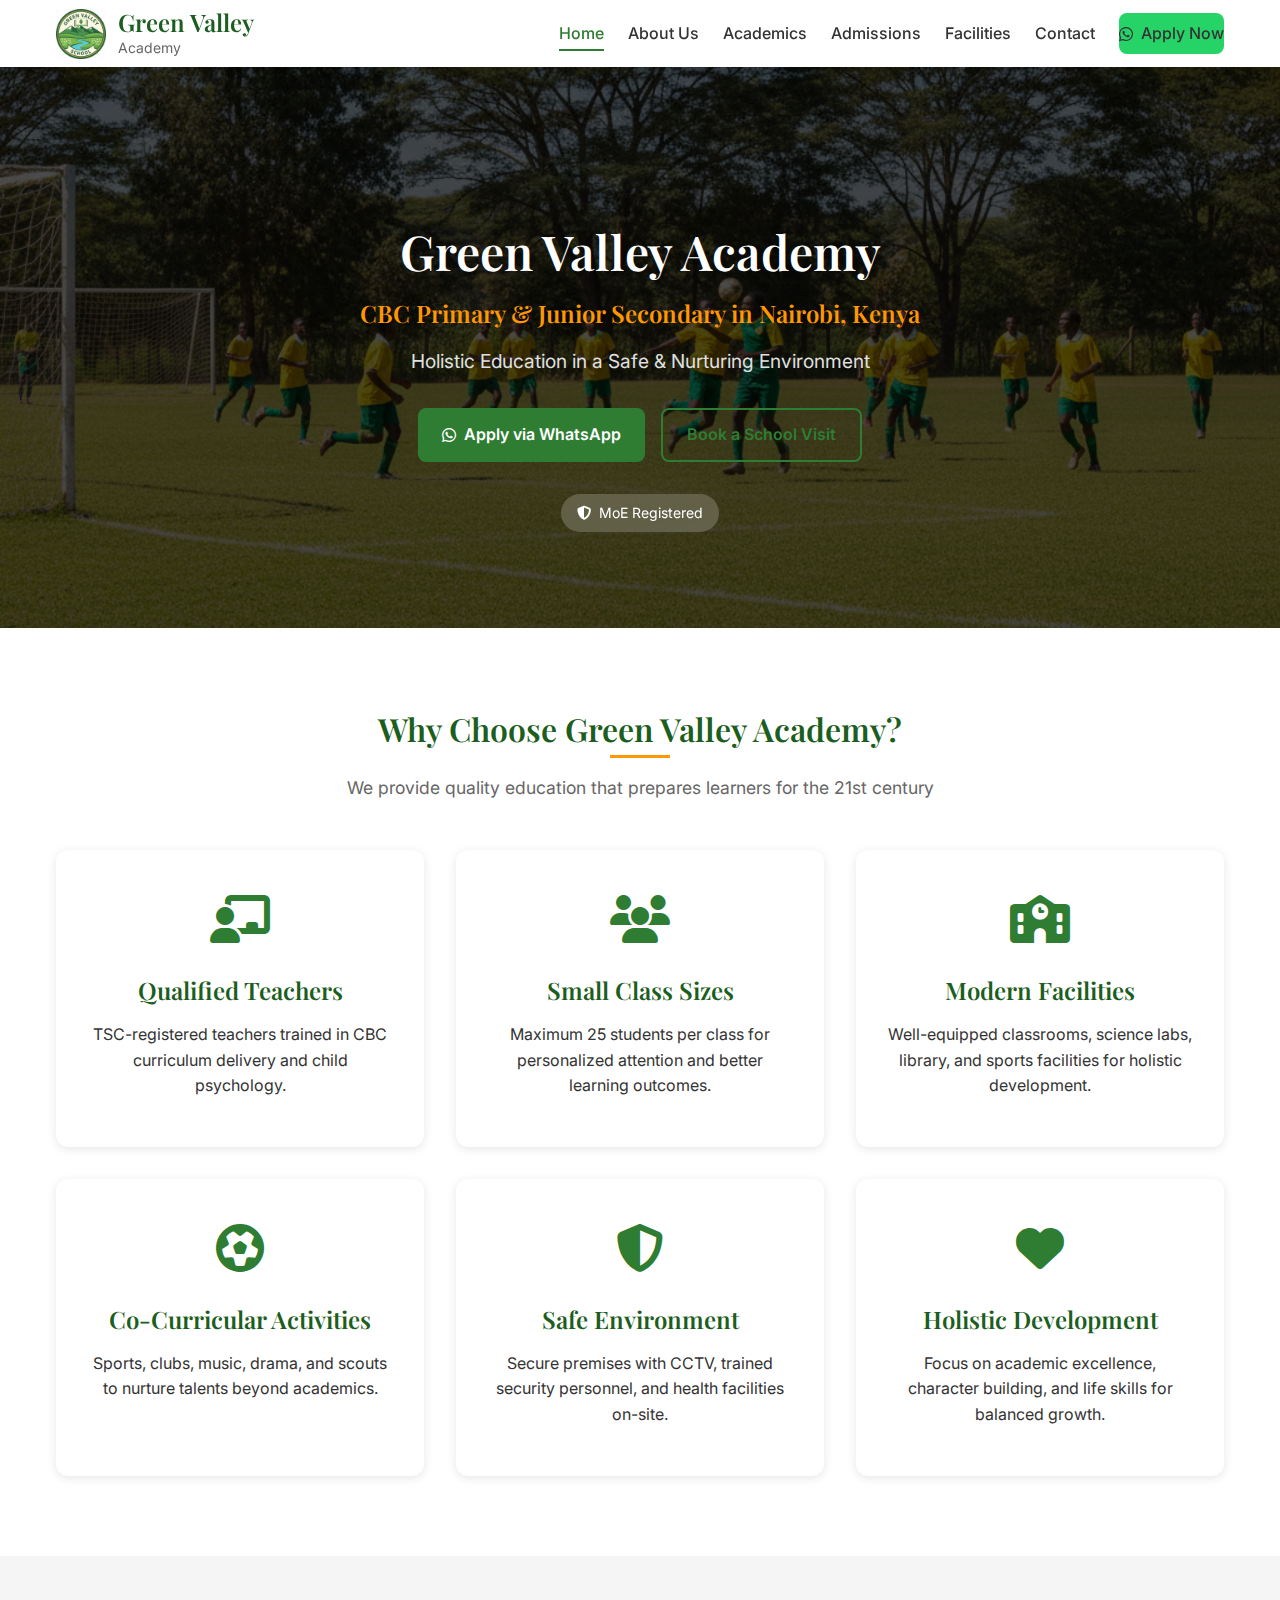
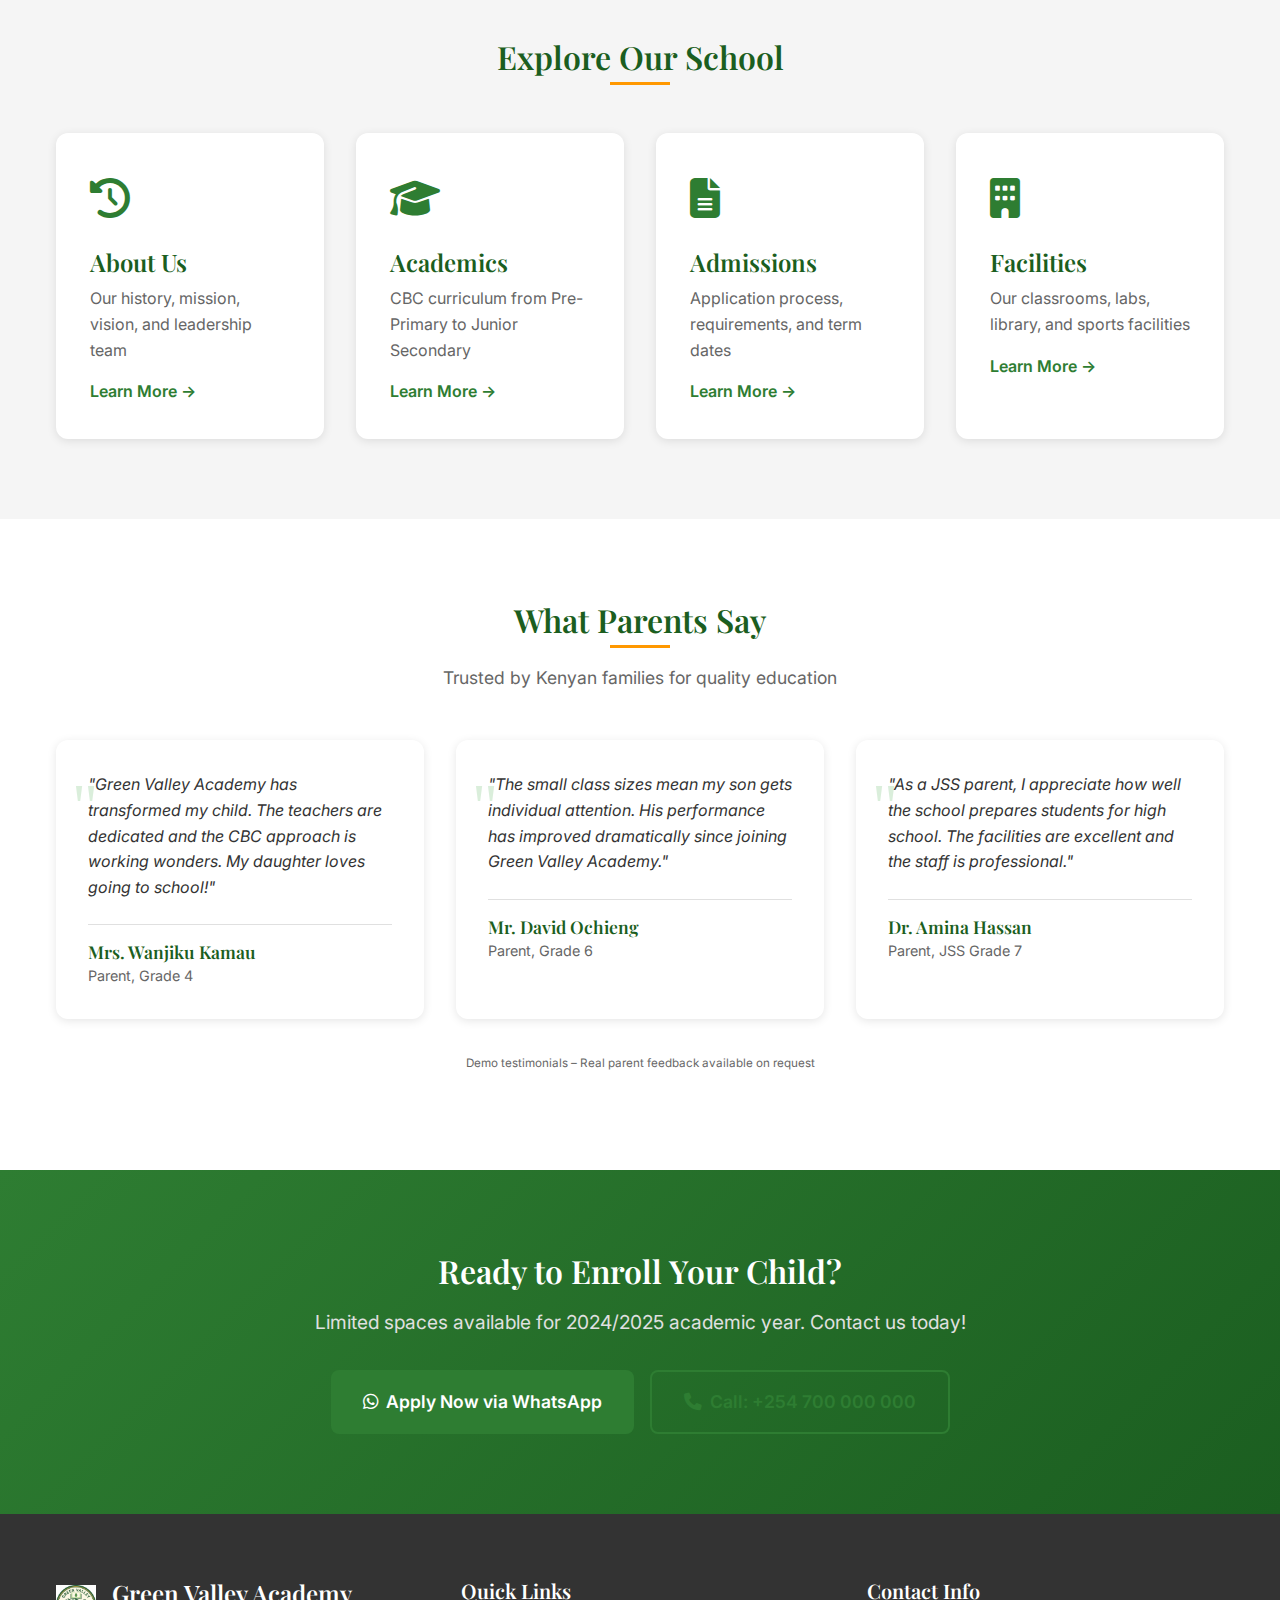
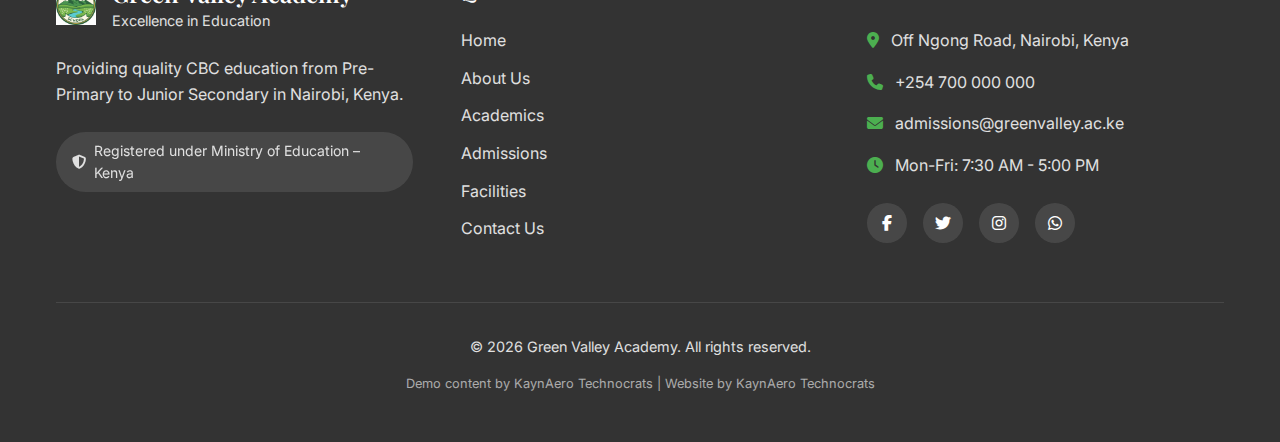
<file: index.html>
<!DOCTYPE html>
<html lang="en">
<head>
    <meta charset="UTF-8">
    <meta name="viewport" content="width=device-width, initial-scale=1.0">
    <title>Green Valley Academy – CBC Primary & Junior Secondary in Nairobi, Kenya</title>
    <meta name="description" content="Holistic CBC education in a safe, nurturing environment. Pre-Primary to Junior Secondary. Ministry of Education registered.">
    <link rel="stylesheet" href="css/style.css">
    <link rel="preconnect" href="https://fonts.googleapis.com">
    <link rel="preconnect" href="https://fonts.gstatic.com" crossorigin>
    <link href="https://fonts.googleapis.com/css2?family=Inter:wght@300;400;500;600;700&family=Playfair+Display:wght@400;500;600;700&display=swap" rel="stylesheet">
    <link rel="stylesheet" href="https://cdnjs.cloudflare.com/ajax/libs/font-awesome/6.4.0/css/all.min.css">
</head>
<body>
    <!-- NAVIGATION -->
    <nav class="navbar">
        <div class="container">
            <a href="index.html" class="logo">
                <img src="images/logo.png" alt="Green Valley Academy Logo" width="50">
                <div class="logo-text">
                    <h2>Green Valley</h2>
                    <p>Academy</p>
                </div>
            </a>
            <button class="nav-toggle" id="navToggle">
                <i class="fas fa-bars"></i>
            </button>
            <ul class="nav-menu" id="navMenu">
                <li><a href="index.html">Home</a></li>
                <li><a href="pages/about.html">About Us</a></li>
                <li><a href="pages/academics.html">Academics</a></li>
                <li><a href="pages/admissions.html">Admissions</a></li>
                <li><a href="pages/facilities.html">Facilities</a></li>
                <li><a href="pages/contact.html">Contact</a></li>
                <li><a href="https://wa.me/254700000000?text=Hello%20Green%20Valley%20Academy,%20I'm%20interested%20in%20admissions" class="btn-whatsapp-nav" target="_blank">
                    <i class="fab fa-whatsapp"></i> Apply Now
                </a></li>
            </ul>
        </div>
    </nav>

    <!-- HERO SECTION -->
    <header class="hero">
        <div class="container">
            <div class="hero-content">
                <h1 class="hero-title">Green Valley Academy</h1>
                <h2 class="hero-subtitle">CBC Primary & Junior Secondary in Nairobi, Kenya</h2>
                <p class="hero-description">Holistic Education in a Safe & Nurturing Environment</p>
                <div class="hero-buttons">
                    <a href="https://wa.me/254700000000?text=Hello%20Green%20Valley%20Academy,%20I%20would%20like%20to%20apply%20for%20admission" class="btn-primary" target="_blank">
                        <i class="fab fa-whatsapp"></i> Apply via WhatsApp
                    </a>
                    <a href="pages/contact.html#visit" class="btn-secondary">Book a School Visit</a>
                </div>
            </div>
            <div class="hero-badge">
                <span class="badge"><i class="fas fa-shield-alt"></i> MoE Registered</span>
            </div>
        </div>
    </header>

    <!-- WHY CHOOSE US SECTION -->
    <section class="section why-us">
        <div class="container">
            <h2 class="section-title">Why Choose Green Valley Academy?</h2>
            <p class="section-subtitle">We provide quality education that prepares learners for the 21st century</p>
            
            <div class="features-grid">
                <div class="feature-card">
                    <div class="feature-icon">
                        <i class="fas fa-chalkboard-teacher"></i>
                    </div>
                    <h3>Qualified Teachers</h3>
                    <p>TSC-registered teachers trained in CBC curriculum delivery and child psychology.</p>
                </div>
                
                <div class="feature-card">
                    <div class="feature-icon">
                        <i class="fas fa-users"></i>
                    </div>
                    <h3>Small Class Sizes</h3>
                    <p>Maximum 25 students per class for personalized attention and better learning outcomes.</p>
                </div>
                
                <div class="feature-card">
                    <div class="feature-icon">
                        <i class="fas fa-school"></i>
                    </div>
                    <h3>Modern Facilities</h3>
                    <p>Well-equipped classrooms, science labs, library, and sports facilities for holistic development.</p>
                </div>
                
                <div class="feature-card">
                    <div class="feature-icon">
                        <i class="fas fa-futbol"></i>
                    </div>
                    <h3>Co-Curricular Activities</h3>
                    <p>Sports, clubs, music, drama, and scouts to nurture talents beyond academics.</p>
                </div>
                
                <div class="feature-card">
                    <div class="feature-icon">
                        <i class="fas fa-shield-alt"></i>
                    </div>
                    <h3>Safe Environment</h3>
                    <p>Secure premises with CCTV, trained security personnel, and health facilities on-site.</p>
                </div>
                
                <div class="feature-card">
                    <div class="feature-icon">
                        <i class="fas fa-heart"></i>
                    </div>
                    <h3>Holistic Development</h3>
                    <p>Focus on academic excellence, character building, and life skills for balanced growth.</p>
                </div>
            </div>
        </div>
    </section>

    <!-- QUICK LINKS SECTION -->
    <section class="section quick-links">
        <div class="container">
            <h2 class="section-title">Explore Our School</h2>
            
            <div class="links-grid">
                <a href="pages/about.html" class="link-card">
                    <div class="link-icon">
                        <i class="fas fa-history"></i>
                    </div>
                    <h3>About Us</h3>
                    <p>Our history, mission, vision, and leadership team</p>
                    <span class="link-arrow">Learn More →</span>
                </a>
                
                <a href="pages/academics.html" class="link-card">
                    <div class="link-icon">
                        <i class="fas fa-graduation-cap"></i>
                    </div>
                    <h3>Academics</h3>
                    <p>CBC curriculum from Pre-Primary to Junior Secondary</p>
                    <span class="link-arrow">Learn More →</span>
                </a>
                
                <a href="pages/admissions.html" class="link-card">
                    <div class="link-icon">
                        <i class="fas fa-file-alt"></i>
                    </div>
                    <h3>Admissions</h3>
                    <p>Application process, requirements, and term dates</p>
                    <span class="link-arrow">Learn More →</span>
                </a>
                
                <a href="pages/facilities.html" class="link-card">
                    <div class="link-icon">
                        <i class="fas fa-building"></i>
                    </div>
                    <h3>Facilities</h3>
                    <p>Our classrooms, labs, library, and sports facilities</p>
                    <span class="link-arrow">Learn More →</span>
                </a>
            </div>
        </div>
    </section>

    <!-- TESTIMONIALS SECTION -->
    <section class="section testimonials">
        <div class="container">
            <h2 class="section-title">What Parents Say</h2>
            <p class="section-subtitle">Trusted by Kenyan families for quality education</p>
            
            <div class="testimonials-grid">
                <div class="testimonial-card">
                    <div class="testimonial-content">
                        <p>"Green Valley Academy has transformed my child. The teachers are dedicated and the CBC approach is working wonders. My daughter loves going to school!"</p>
                    </div>
                    <div class="testimonial-author">
                        <div class="author-info">
                            <h4>Mrs. Wanjiku Kamau</h4>
                            <p>Parent, Grade 4</p>
                        </div>
                    </div>
                </div>
                
                <div class="testimonial-card">
                    <div class="testimonial-content">
                        <p>"The small class sizes mean my son gets individual attention. His performance has improved dramatically since joining Green Valley Academy."</p>
                    </div>
                    <div class="testimonial-author">
                        <div class="author-info">
                            <h4>Mr. David Ochieng</h4>
                            <p>Parent, Grade 6</p>
                        </div>
                    </div>
                </div>
                
                <div class="testimonial-card">
                    <div class="testimonial-content">
                        <p>"As a JSS parent, I appreciate how well the school prepares students for high school. The facilities are excellent and the staff is professional."</p>
                    </div>
                    <div class="testimonial-author">
                        <div class="author-info">
                            <h4>Dr. Amina Hassan</h4>
                            <p>Parent, JSS Grade 7</p>
                        </div>
                    </div>
                </div>
            </div>
            
            <div class="testimonial-note">
                <p><small>Demo testimonials – Real parent feedback available on request</small></p>
            </div>
        </div>
    </section>

    <!-- CTA SECTION -->
    <section class="section cta">
        <div class="container">
            <div class="cta-content">
                <h2>Ready to Enroll Your Child?</h2>
                <p>Limited spaces available for 2024/2025 academic year. Contact us today!</p>
                <div class="cta-buttons">
                    <a href="https://wa.me/254700000000?text=Hello%20Green%20Valley%20Academy,%20I%20would%20like%20to%20apply%20for%20admission%20for%202024/2025" class="btn-primary btn-large" target="_blank">
                        <i class="fab fa-whatsapp"></i> Apply Now via WhatsApp
                    </a>
                    <a href="tel:+254700000000" class="btn-secondary btn-large">
                        <i class="fas fa-phone"></i> Call: +254 700 000 000
                    </a>
                </div>
            </div>
        </div>
    </section>

    <!-- FOOTER -->
    <footer class="footer">
        <div class="container">
            <div class="footer-grid">
                <div class="footer-col">
                    <div class="footer-logo">
                        <img src="images/logo.png" alt="Green Valley Academy Logo" width="40">
                        <div class="footer-logo-text">
                            <h3>Green Valley Academy</h3>
                            <p>Excellence in Education</p>
                        </div>
                    </div>
                    <p class="footer-description">
                        Providing quality CBC education from Pre-Primary to Junior Secondary in Nairobi, Kenya.
                    </p>
                    <div class="footer-badge">
                        <span class="badge"><i class="fas fa-shield-alt"></i> Registered under Ministry of Education – Kenya</span>
                    </div>
                </div>
                
                <div class="footer-col">
                    <h4>Quick Links</h4>
                    <ul class="footer-links">
                        <li><a href="index.html">Home</a></li>
                        <li><a href="pages/about.html">About Us</a></li>
                        <li><a href="pages/academics.html">Academics</a></li>
                        <li><a href="pages/admissions.html">Admissions</a></li>
                        <li><a href="pages/facilities.html">Facilities</a></li>
                        <li><a href="pages/contact.html">Contact Us</a></li>
                    </ul>
                </div>
                
                <div class="footer-col">
                    <h4>Contact Info</h4>
                    <ul class="footer-contact">
                        <li><i class="fas fa-map-marker-alt"></i> Off Ngong Road, Nairobi, Kenya</li>
                        <li><i class="fas fa-phone"></i> +254 700 000 000</li>
                        <li><i class="fas fa-envelope"></i> admissions@greenvalley.ac.ke</li>
                        <li><i class="fas fa-clock"></i> Mon-Fri: 7:30 AM - 5:00 PM</li>
                    </ul>
                    <div class="footer-social">
                        <a href="#"><i class="fab fa-facebook-f"></i></a>
                        <a href="#"><i class="fab fa-twitter"></i></a>
                        <a href="#"><i class="fab fa-instagram"></i></a>
                        <a href="https://wa.me/254700000000" target="_blank"><i class="fab fa-whatsapp"></i></a>
                    </div>
                </div>
            </div>
            
            <div class="footer-bottom">
                <div class="footer-copyright">
                    <p>&copy; 2024 Green Valley Academy. All rights reserved.</p>
                    <p class="demo-label">Demo content by KaynAero Technocrats | Website by KaynAero Technocrats</p>
                </div>
            </div>
        </div>
    </footer>

    <script src="js/script.js"></script>
</body>
</html>
</file>
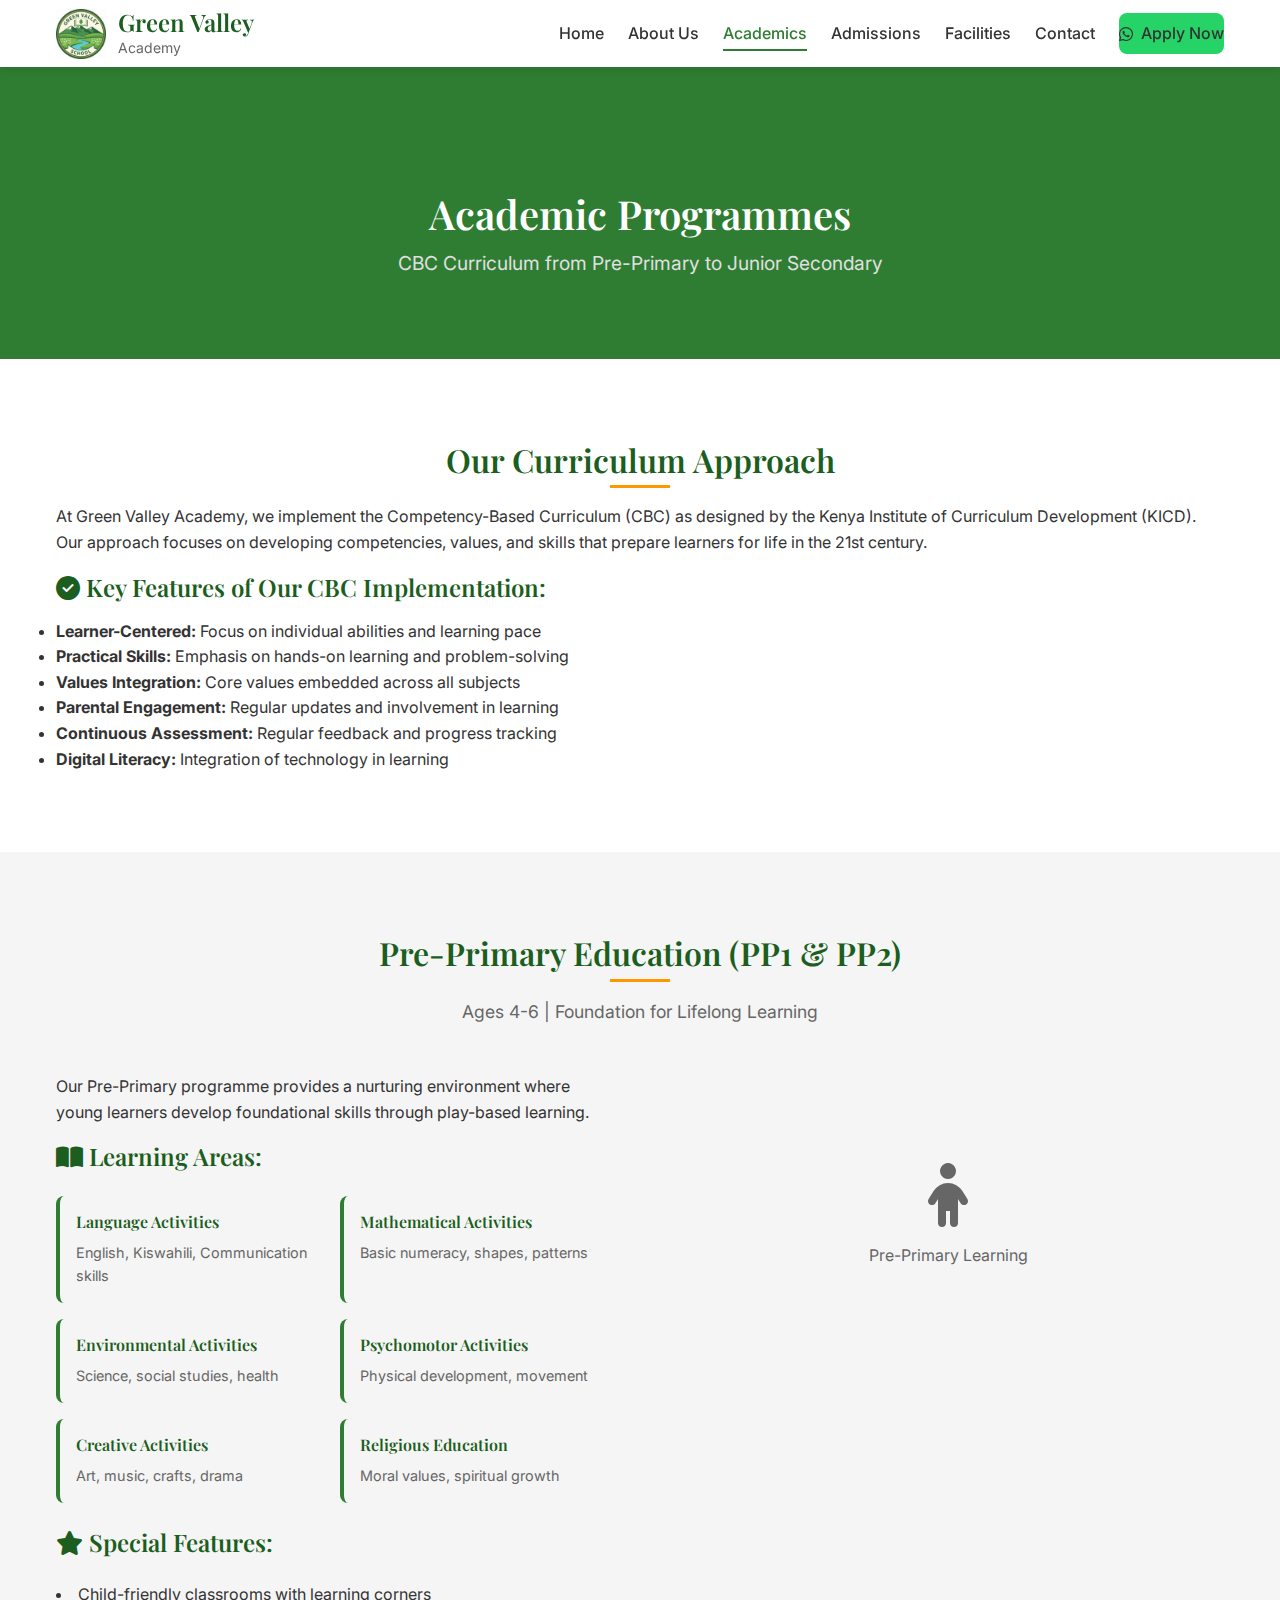
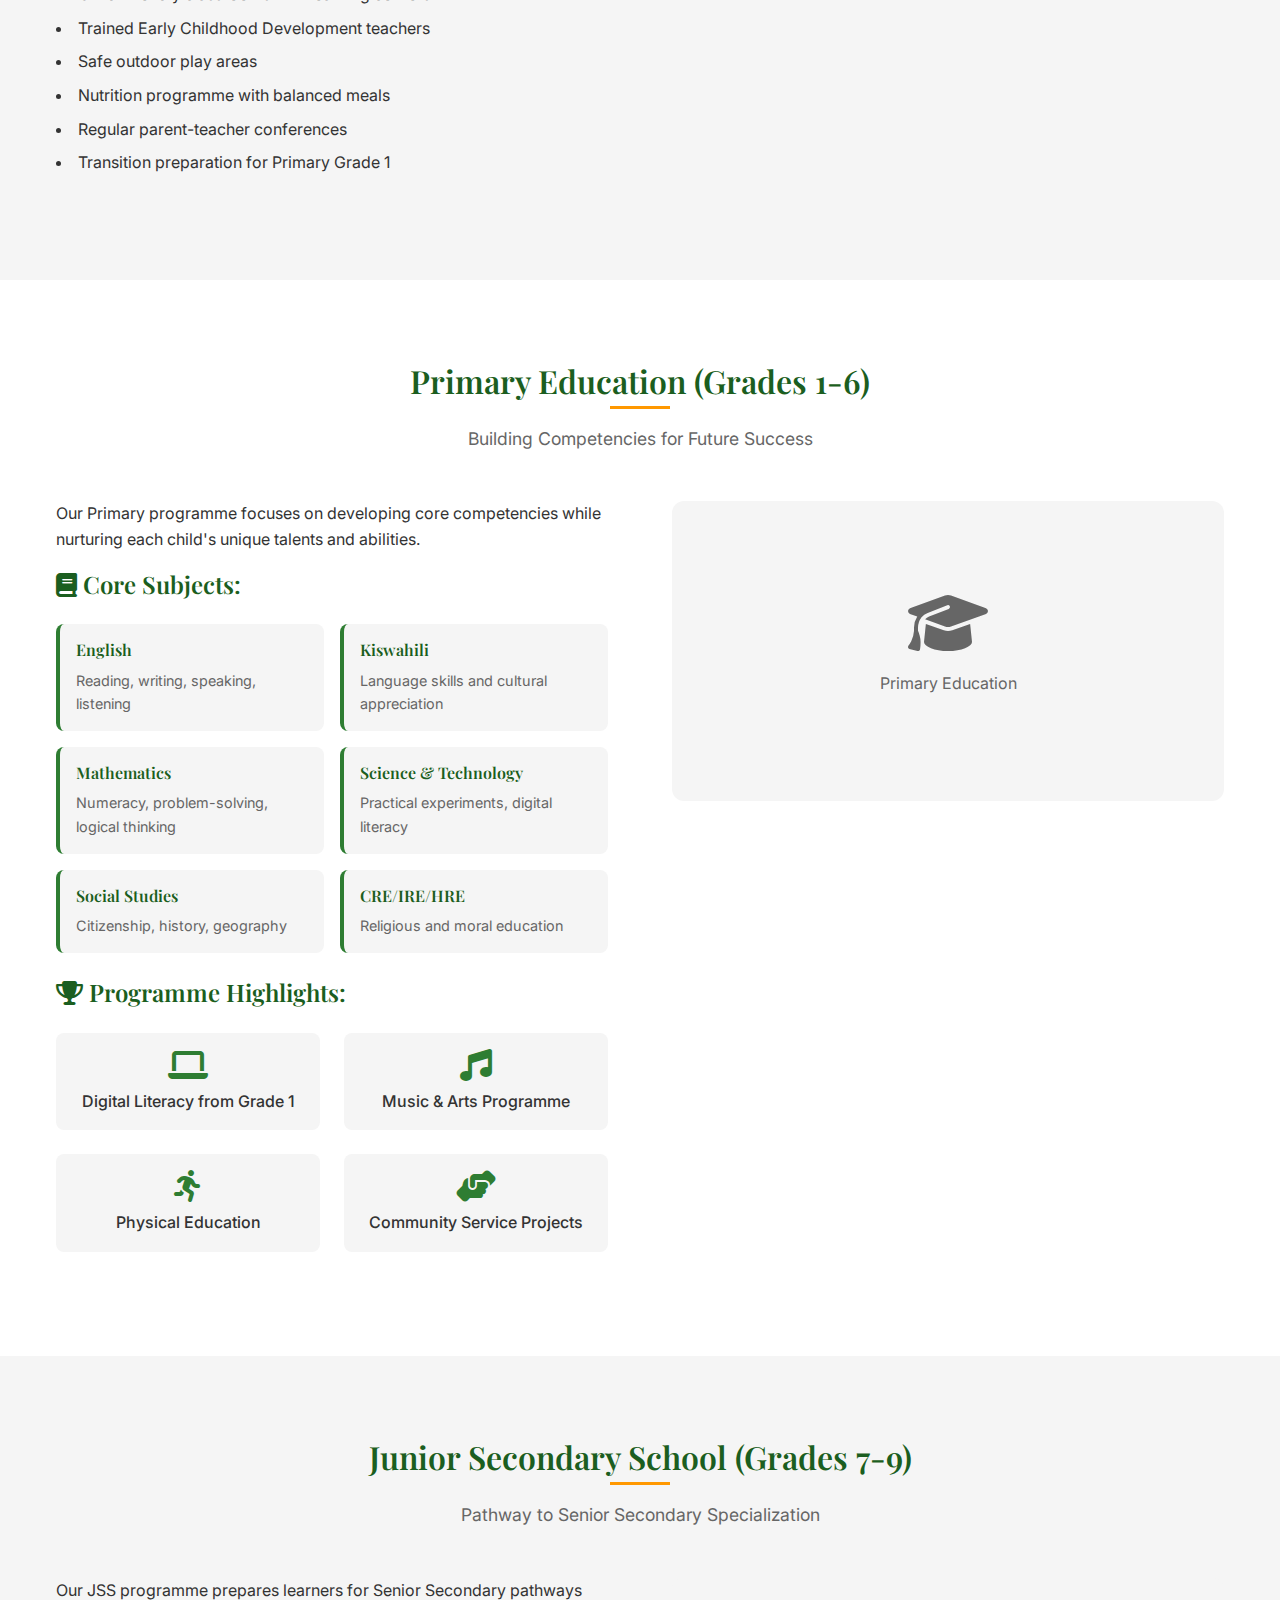
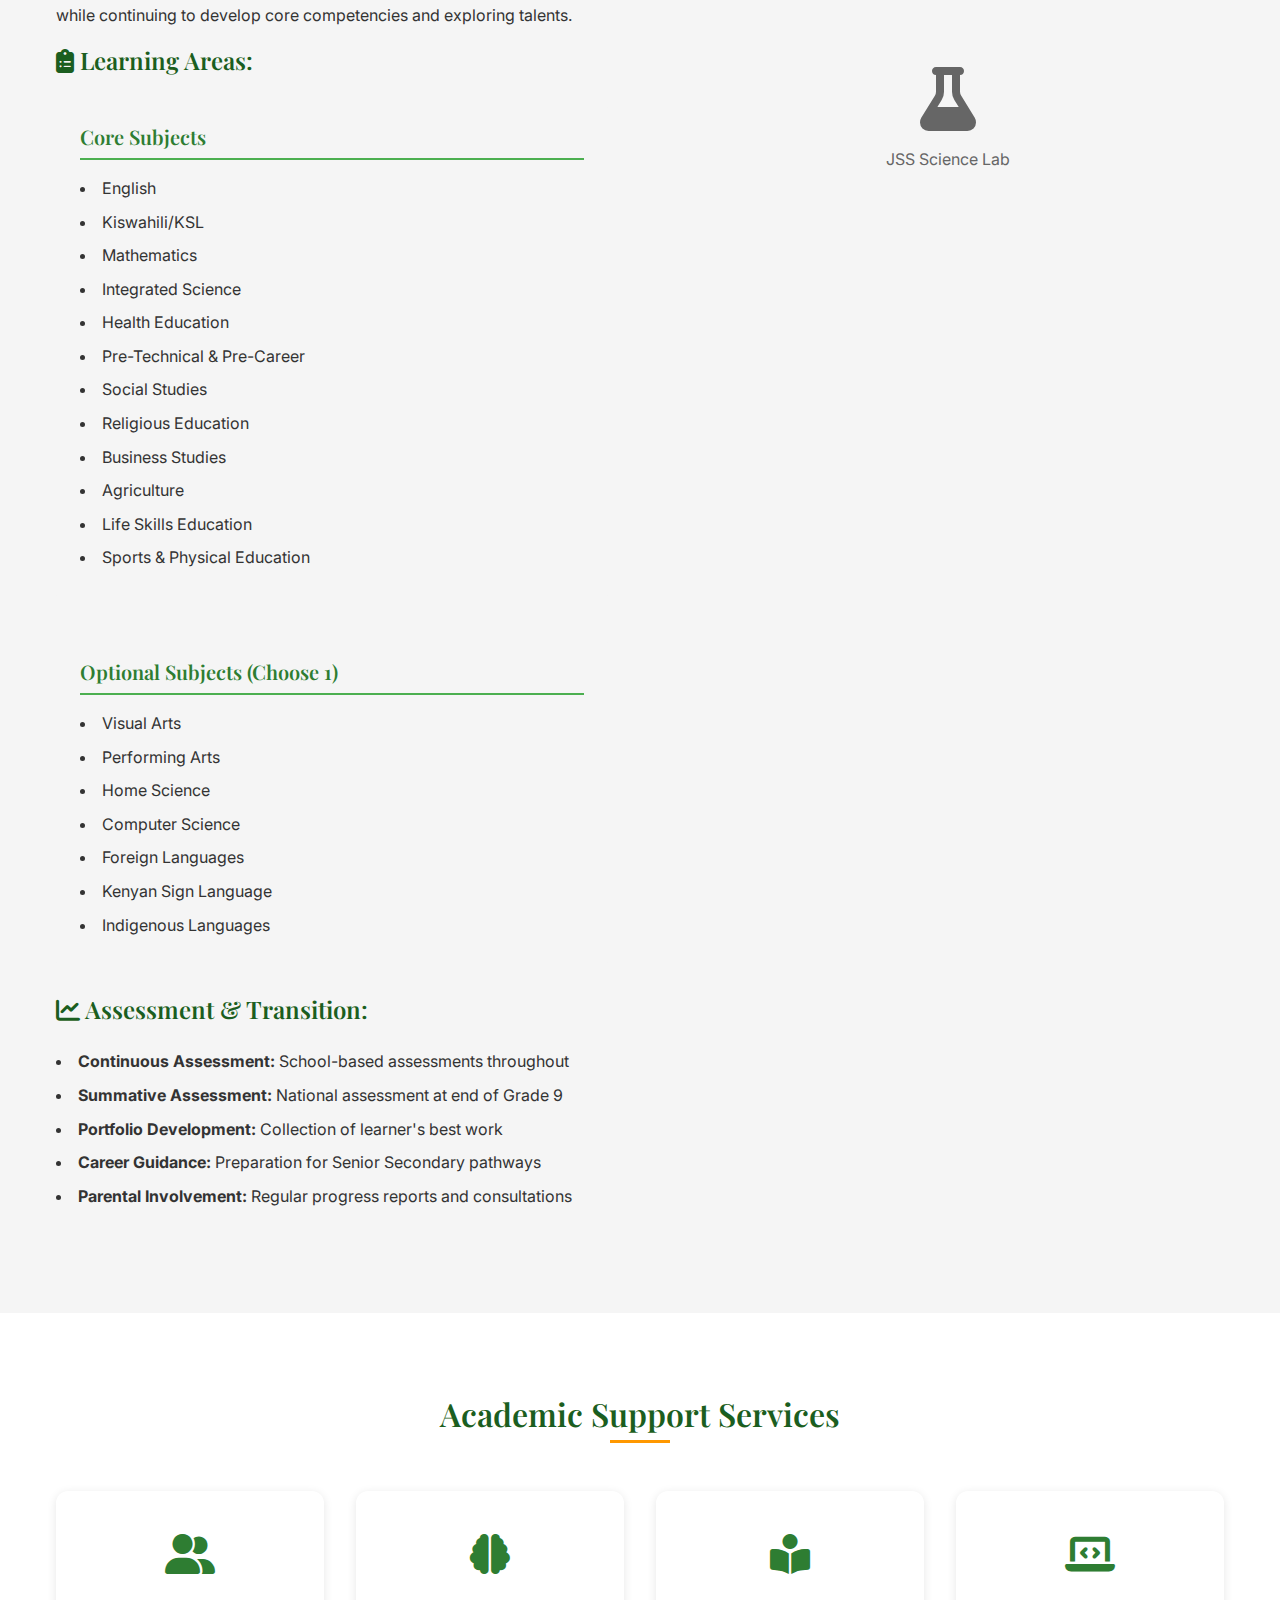
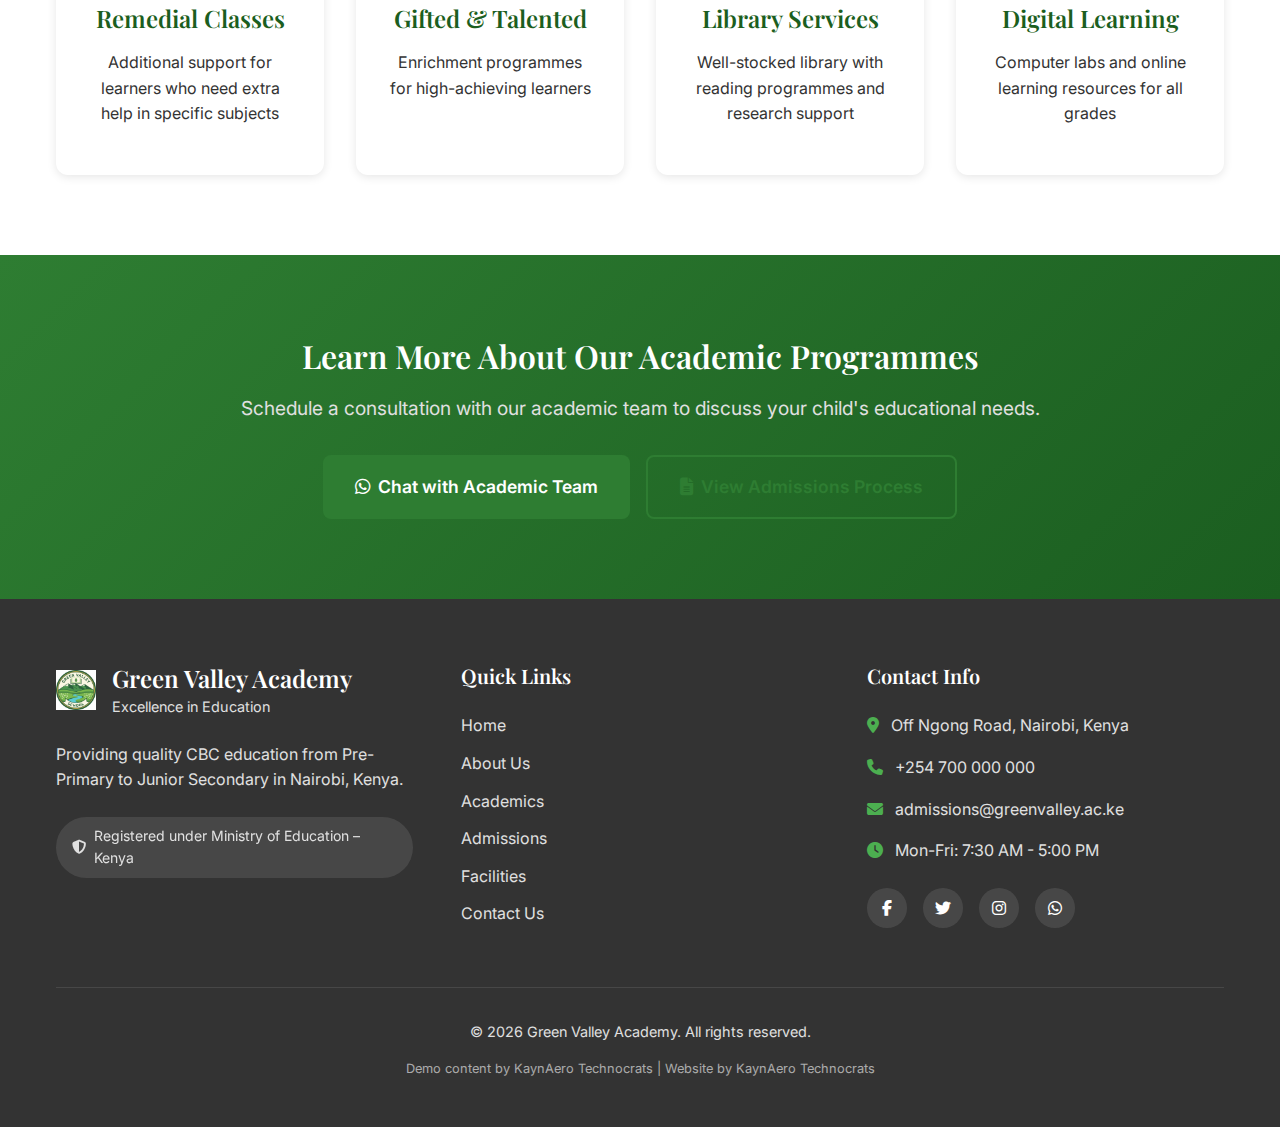
<file: pages/academics.html>
<!DOCTYPE html>
<html lang="en">
<head>
    <meta charset="UTF-8">
    <meta name="viewport" content="width=device-width, initial-scale=1.0">
    <title>Academics - Green Valley Academy | CBC Curriculum from Pre-Primary to JSS</title>
    <meta name="description" content="Green Valley Academy offers CBC curriculum from Pre-Primary to Junior Secondary. Quality education with holistic development approach.">
    <link rel="stylesheet" href="../css/style.css">
    <link rel="preconnect" href="https://fonts.googleapis.com">
    <link rel="preconnect" href="https://fonts.gstatic.com" crossorigin>
    <link href="https://fonts.googleapis.com/css2?family=Inter:wght@300;400;500;600;700&family=Playfair+Display:wght@400;500;600;700&display=swap" rel="stylesheet">
    <link rel="stylesheet" href="https://cdnjs.cloudflare.com/ajax/libs/font-awesome/6.4.0/css/all.min.css">
</head>
<body>
    <!-- NAVIGATION -->
    <nav class="navbar">
        <div class="container">
            <a href="../index.html" class="logo">
                <img src="../images/logo.png" alt="Green Valley Academy Logo" width="50">
                <div class="logo-text">
                    <h2>Green Valley</h2>
                    <p>Academy</p>
                </div>
            </a>
            <button class="nav-toggle" id="navToggle">
                <i class="fas fa-bars"></i>
            </button>
            <ul class="nav-menu" id="navMenu">
                <li><a href="../index.html">Home</a></li>
                <li><a href="about.html">About Us</a></li>
                <li><a href="academics.html" class="active">Academics</a></li>
                <li><a href="admissions.html">Admissions</a></li>
                <li><a href="facilities.html">Facilities</a></li>
                <li><a href="contact.html">Contact</a></li>
                <li><a href="https://wa.me/254700000000?text=Hello%20Green%20Valley%20Academy,%20I'm%20interested%20in%20admissions" class="btn-whatsapp-nav" target="_blank">
                    <i class="fab fa-whatsapp"></i> Apply Now
                </a></li>
            </ul>
        </div>
    </nav>

    <!-- PAGE HEADER -->
    <header class="page-header">
        <div class="container">
            <h1 class="page-title">Academic Programmes</h1>
            <p class="page-subtitle">CBC Curriculum from Pre-Primary to Junior Secondary</p>
        </div>
    </header>

    <!-- CURRICULUM OVERVIEW -->
    <section class="section">
        <div class="container">
            <div class="section-intro">
                <h2 class="section-title">Our Curriculum Approach</h2>
                <p>At Green Valley Academy, we implement the Competency-Based Curriculum (CBC) as designed by the Kenya Institute of Curriculum Development (KICD). Our approach focuses on developing competencies, values, and skills that prepare learners for life in the 21st century.</p>
            </div>
            
            <div class="curriculum-features">
                <div class="feature-list">
                    <h3><i class="fas fa-check-circle"></i> Key Features of Our CBC Implementation:</h3>
                    <ul>
                        <li><strong>Learner-Centered:</strong> Focus on individual abilities and learning pace</li>
                        <li><strong>Practical Skills:</strong> Emphasis on hands-on learning and problem-solving</li>
                        <li><strong>Values Integration:</strong> Core values embedded across all subjects</li>
                        <li><strong>Parental Engagement:</strong> Regular updates and involvement in learning</li>
                        <li><strong>Continuous Assessment:</strong> Regular feedback and progress tracking</li>
                        <li><strong>Digital Literacy:</strong> Integration of technology in learning</li>
                    </ul>
                </div>
            </div>
        </div>
    </section>

    <!-- PRE-PRIMARY SECTION -->
    <section class="section level-section pre-primary">
        <div class="container">
            <div class="level-header">
                <h2 class="section-title">Pre-Primary Education (PP1 & PP2)</h2>
                <p class="level-subtitle">Ages 4-6 | Foundation for Lifelong Learning</p>
            </div>
            
            <div class="level-content">
                <div class="level-info">
                    <div class="level-description">
                        <p>Our Pre-Primary programme provides a nurturing environment where young learners develop foundational skills through play-based learning.</p>
                        
                        <h3><i class="fas fa-book-open"></i> Learning Areas:</h3>
                        <div class="learning-areas">
                            <div class="area-card">
                                <h4>Language Activities</h4>
                                <p>English, Kiswahili, Communication skills</p>
                            </div>
                            <div class="area-card">
                                <h4>Mathematical Activities</h4>
                                <p>Basic numeracy, shapes, patterns</p>
                            </div>
                            <div class="area-card">
                                <h4>Environmental Activities</h4>
                                <p>Science, social studies, health</p>
                            </div>
                            <div class="area-card">
                                <h4>Psychomotor Activities</h4>
                                <p>Physical development, movement</p>
                            </div>
                            <div class="area-card">
                                <h4>Creative Activities</h4>
                                <p>Art, music, crafts, drama</p>
                            </div>
                            <div class="area-card">
                                <h4>Religious Education</h4>
                                <p>Moral values, spiritual growth</p>
                            </div>
                        </div>
                        
                        <div class="level-features">
                            <h3><i class="fas fa-star"></i> Special Features:</h3>
                            <ul>
                                <li>Child-friendly classrooms with learning corners</li>
                                <li>Trained Early Childhood Development teachers</li>
                                <li>Safe outdoor play areas</li>
                                <li>Nutrition programme with balanced meals</li>
                                <li>Regular parent-teacher conferences</li>
                                <li>Transition preparation for Primary Grade 1</li>
                            </ul>
                        </div>
                    </div>
                </div>
                <div class="level-image">
                    <div class="image-placeholder">
                        <i class="fas fa-child"></i>
                        <p>Pre-Primary Learning</p>
                    </div>
                </div>
            </div>
        </div>
    </section>

    <!-- PRIMARY SECTION -->
    <section class="section level-section primary">
        <div class="container">
            <div class="level-header">
                <h2 class="section-title">Primary Education (Grades 1-6)</h2>
                <p class="level-subtitle">Building Competencies for Future Success</p>
            </div>
            
            <div class="level-content reverse">
                <div class="level-image">
                    <div class="image-placeholder">
                        <i class="fas fa-graduation-cap"></i>
                        <p>Primary Education</p>
                    </div>
                </div>
                <div class="level-info">
                    <div class="level-description">
                        <p>Our Primary programme focuses on developing core competencies while nurturing each child's unique talents and abilities.</p>
                        
                        <h3><i class="fas fa-book"></i> Core Subjects:</h3>
                        <div class="subject-grid">
                            <div class="subject-card">
                                <h4>English</h4>
                                <p>Reading, writing, speaking, listening</p>
                            </div>
                            <div class="subject-card">
                                <h4>Kiswahili</h4>
                                <p>Language skills and cultural appreciation</p>
                            </div>
                            <div class="subject-card">
                                <h4>Mathematics</h4>
                                <p>Numeracy, problem-solving, logical thinking</p>
                            </div>
                            <div class="subject-card">
                                <h4>Science & Technology</h4>
                                <p>Practical experiments, digital literacy</p>
                            </div>
                            <div class="subject-card">
                                <h4>Social Studies</h4>
                                <p>Citizenship, history, geography</p>
                            </div>
                            <div class="subject-card">
                                <h4>CRE/IRE/HRE</h4>
                                <p>Religious and moral education</p>
                            </div>
                        </div>
                        
                        <div class="level-highlights">
                            <h3><i class="fas fa-trophy"></i> Programme Highlights:</h3>
                            <div class="highlights-grid">
                                <div class="highlight">
                                    <i class="fas fa-laptop"></i>
                                    <p>Digital Literacy from Grade 1</p>
                                </div>
                                <div class="highlight">
                                    <i class="fas fa-music"></i>
                                    <p>Music & Arts Programme</p>
                                </div>
                                <div class="highlight">
                                    <i class="fas fa-running"></i>
                                    <p>Physical Education</p>
                                </div>
                                <div class="highlight">
                                    <i class="fas fa-hands-helping"></i>
                                    <p>Community Service Projects</p>
                                </div>
                            </div>
                        </div>
                    </div>
                </div>
            </div>
        </div>
    </section>

    <!-- JUNIOR SECONDARY SECTION -->
    <section class="section level-section jss">
        <div class="container">
            <div class="level-header">
                <h2 class="section-title">Junior Secondary School (Grades 7-9)</h2>
                <p class="level-subtitle">Pathway to Senior Secondary Specialization</p>
            </div>
            
            <div class="level-content">
                <div class="level-info">
                    <div class="level-description">
                        <p>Our JSS programme prepares learners for Senior Secondary pathways while continuing to develop core competencies and exploring talents.</p>
                        
                        <h3><i class="fas fa-clipboard-list"></i> Learning Areas:</h3>
                        <div class="jss-subjects">
                            <div class="jss-category">
                                <h4>Core Subjects</h4>
                                <ul>
                                    <li>English</li>
                                    <li>Kiswahili/KSL</li>
                                    <li>Mathematics</li>
                                    <li>Integrated Science</li>
                                    <li>Health Education</li>
                                    <li>Pre-Technical & Pre-Career</li>
                                    <li>Social Studies</li>
                                    <li>Religious Education</li>
                                    <li>Business Studies</li>
                                    <li>Agriculture</li>
                                    <li>Life Skills Education</li>
                                    <li>Sports & Physical Education</li>
                                </ul>
                            </div>
                            <div class="jss-category">
                                <h4>Optional Subjects (Choose 1)</h4>
                                <ul>
                                    <li>Visual Arts</li>
                                    <li>Performing Arts</li>
                                    <li>Home Science</li>
                                    <li>Computer Science</li>
                                    <li>Foreign Languages</li>
                                    <li>Kenyan Sign Language</li>
                                    <li>Indigenous Languages</li>
                                </ul>
                            </div>
                        </div>
                        
                        <div class="assessment-info">
                            <h3><i class="fas fa-chart-line"></i> Assessment & Transition:</h3>
                            <ul>
                                <li><strong>Continuous Assessment:</strong> School-based assessments throughout</li>
                                <li><strong>Summative Assessment:</strong> National assessment at end of Grade 9</li>
                                <li><strong>Portfolio Development:</strong> Collection of learner's best work</li>
                                <li><strong>Career Guidance:</strong> Preparation for Senior Secondary pathways</li>
                                <li><strong>Parental Involvement:</strong> Regular progress reports and consultations</li>
                            </ul>
                        </div>
                    </div>
                </div>
                <div class="level-image">
                    <div class="image-placeholder">
                        <i class="fas fa-flask"></i>
                        <p>JSS Science Lab</p>
                    </div>
                </div>
            </div>
        </div>
    </section>

    <!-- ACADEMIC SUPPORT -->
    <section class="section support">
        <div class="container">
            <h2 class="section-title">Academic Support Services</h2>
            
            <div class="support-grid">
                <div class="support-card">
                    <div class="support-icon">
                        <i class="fas fa-user-friends"></i>
                    </div>
                    <h3>Remedial Classes</h3>
                    <p>Additional support for learners who need extra help in specific subjects</p>
                </div>
                
                <div class="support-card">
                    <div class="support-icon">
                        <i class="fas fa-brain"></i>
                    </div>
                    <h3>Gifted & Talented</h3>
                    <p>Enrichment programmes for high-achieving learners</p>
                </div>
                
                <div class="support-card">
                    <div class="support-icon">
                        <i class="fas fa-book-reader"></i>
                    </div>
                    <h3>Library Services</h3>
                    <p>Well-stocked library with reading programmes and research support</p>
                </div>
                
                <div class="support-card">
                    <div class="support-icon">
                        <i class="fas fa-laptop-code"></i>
                    </div>
                    <h3>Digital Learning</h3>
                    <p>Computer labs and online learning resources for all grades</p>
                </div>
            </div>
        </div>
    </section>

    <!-- CTA SECTION -->
    <section class="section cta">
        <div class="container">
            <div class="cta-content">
                <h2>Learn More About Our Academic Programmes</h2>
                <p>Schedule a consultation with our academic team to discuss your child's educational needs.</p>
                <div class="cta-buttons">
                    <a href="https://wa.me/254700000000?text=Hello%20Green%20Valley%20Academy,%20I'd%20like%20to%20learn%20more%20about%20your%20academic%20programmes" class="btn-primary btn-large" target="_blank">
                        <i class="fab fa-whatsapp"></i> Chat with Academic Team
                    </a>
                    <a href="admissions.html" class="btn-secondary btn-large">
                        <i class="fas fa-file-alt"></i> View Admissions Process
                    </a>
                </div>
            </div>
        </div>
    </section>

    <!-- FOOTER -->
    <footer class="footer">
        <div class="container">
            <div class="footer-grid">
                <div class="footer-col">
                    <div class="footer-logo">
                        <img src="../images/logo.png" alt="Green Valley Academy Logo" width="40">
                        <div class="footer-logo-text">
                            <h3>Green Valley Academy</h3>
                            <p>Excellence in Education</p>
                        </div>
                    </div>
                    <p class="footer-description">
                        Providing quality CBC education from Pre-Primary to Junior Secondary in Nairobi, Kenya.
                    </p>
                    <div class="footer-badge">
                        <span class="badge"><i class="fas fa-shield-alt"></i> Registered under Ministry of Education – Kenya</span>
                    </div>
                </div>
                
                <div class="footer-col">
                    <h4>Quick Links</h4>
                    <ul class="footer-links">
                        <li><a href="../index.html">Home</a></li>
                        <li><a href="about.html">About Us</a></li>
                        <li><a href="academics.html">Academics</a></li>
                        <li><a href="admissions.html">Admissions</a></li>
                        <li><a href="facilities.html">Facilities</a></li>
                        <li><a href="contact.html">Contact Us</a></li>
                    </ul>
                </div>
                
                <div class="footer-col">
                    <h4>Contact Info</h4>
                    <ul class="footer-contact">
                        <li><i class="fas fa-map-marker-alt"></i> Off Ngong Road, Nairobi, Kenya</li>
                        <li><i class="fas fa-phone"></i> +254 700 000 000</li>
                        <li><i class="fas fa-envelope"></i> admissions@greenvalley.ac.ke</li>
                        <li><i class="fas fa-clock"></i> Mon-Fri: 7:30 AM - 5:00 PM</li>
                    </ul>
                    <div class="footer-social">
                        <a href="#"><i class="fab fa-facebook-f"></i></a>
                        <a href="#"><i class="fab fa-twitter"></i></a>
                        <a href="#"><i class="fab fa-instagram"></i></a>
                        <a href="https://wa.me/254700000000" target="_blank"><i class="fab fa-whatsapp"></i></a>
                    </div>
                </div>
            </div>
            
            <div class="footer-bottom">
                <div class="footer-copyright">
                    <p>&copy; 2024 Green Valley Academy. All rights reserved.</p>
                    <p class="demo-label">Demo content by KaynAero Technocrats | Website by KaynAero Technocrats</p>
                </div>
            </div>
        </div>
    </footer>

    <script src="../js/script.js"></script>
</body>
</html>
</file>
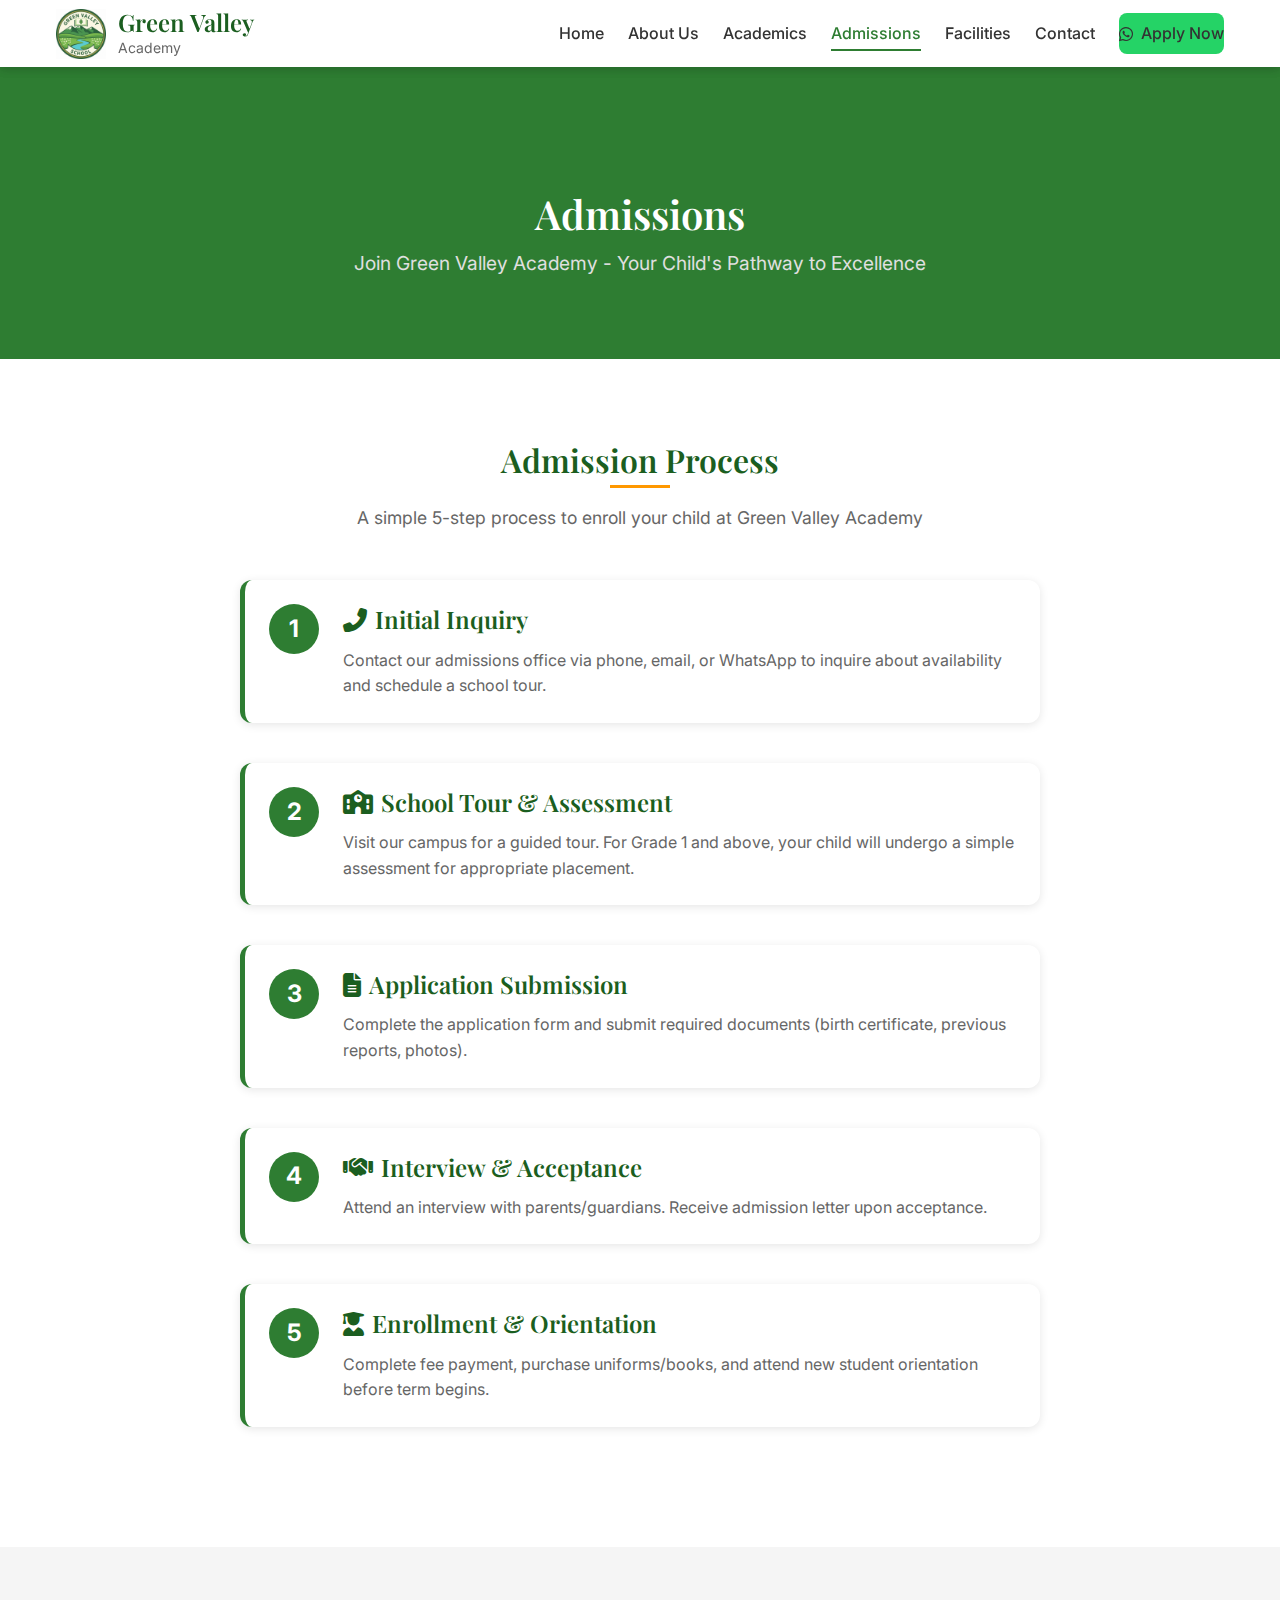
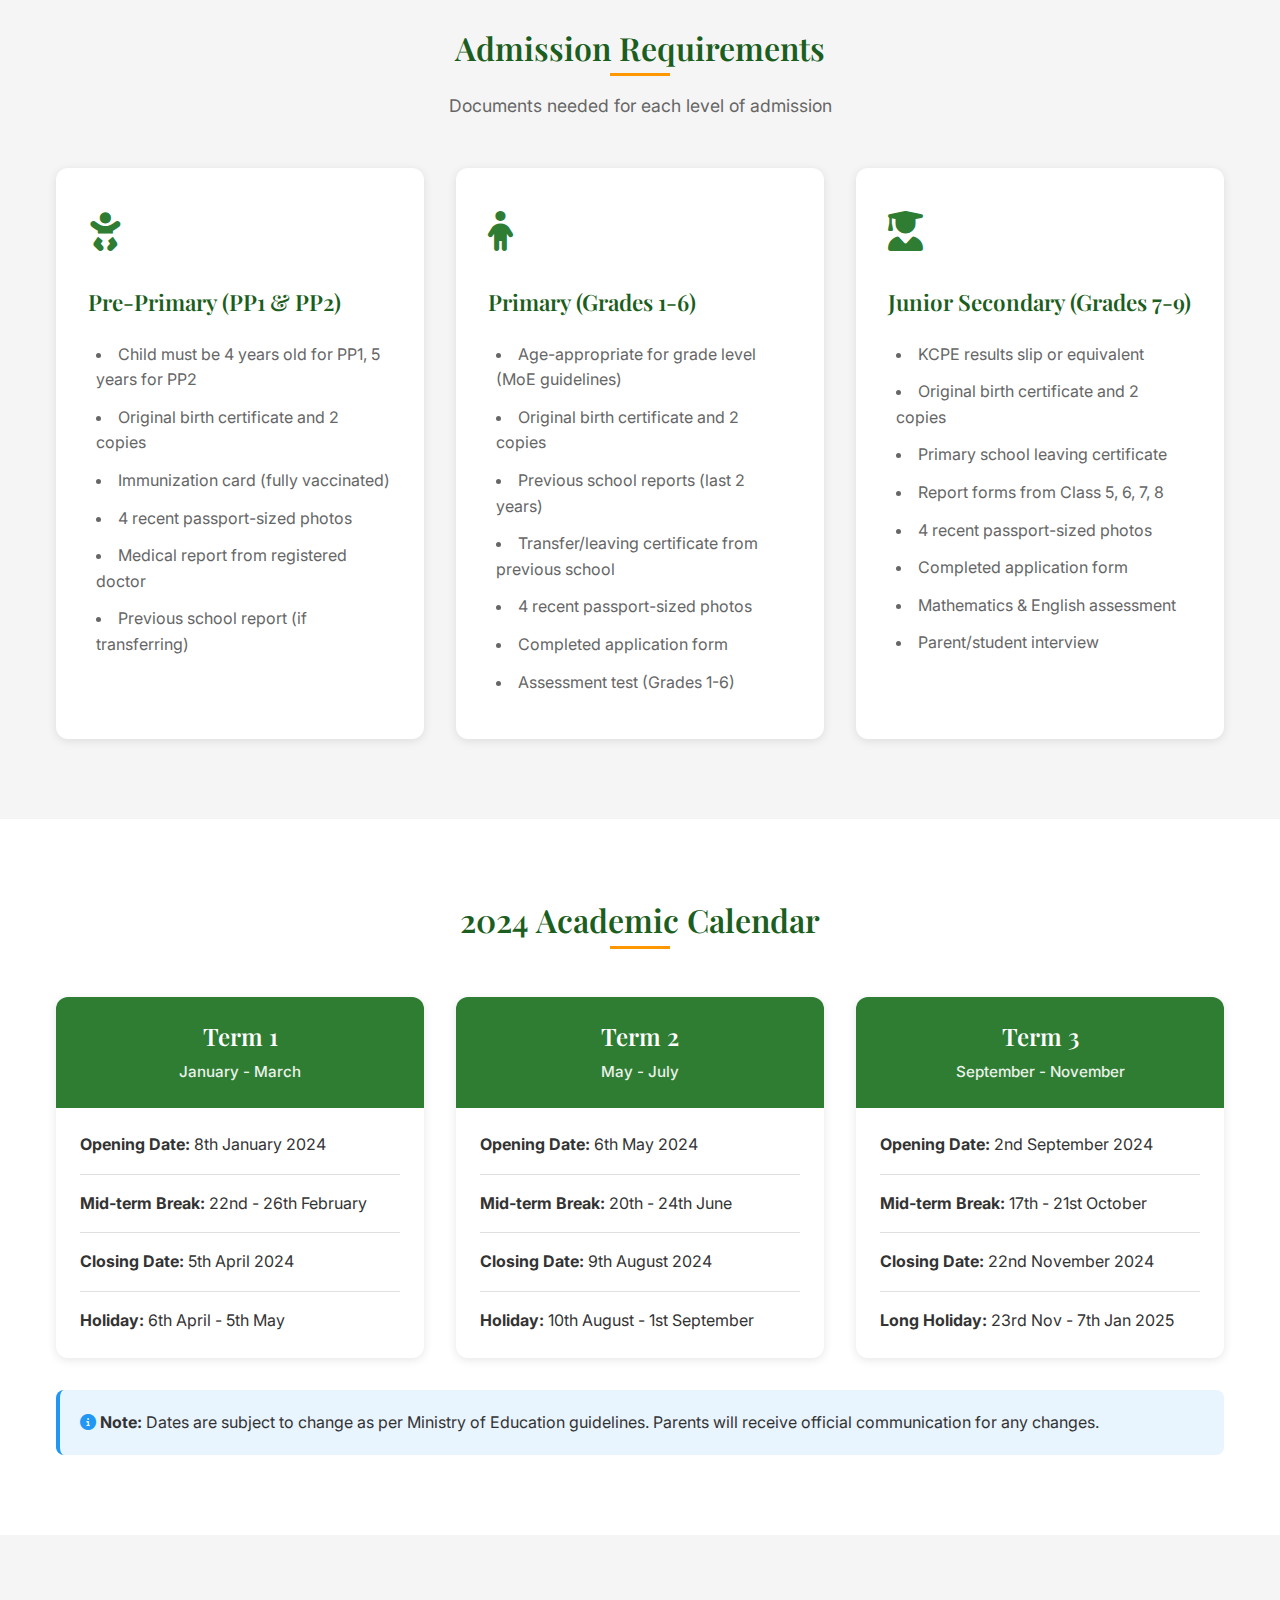
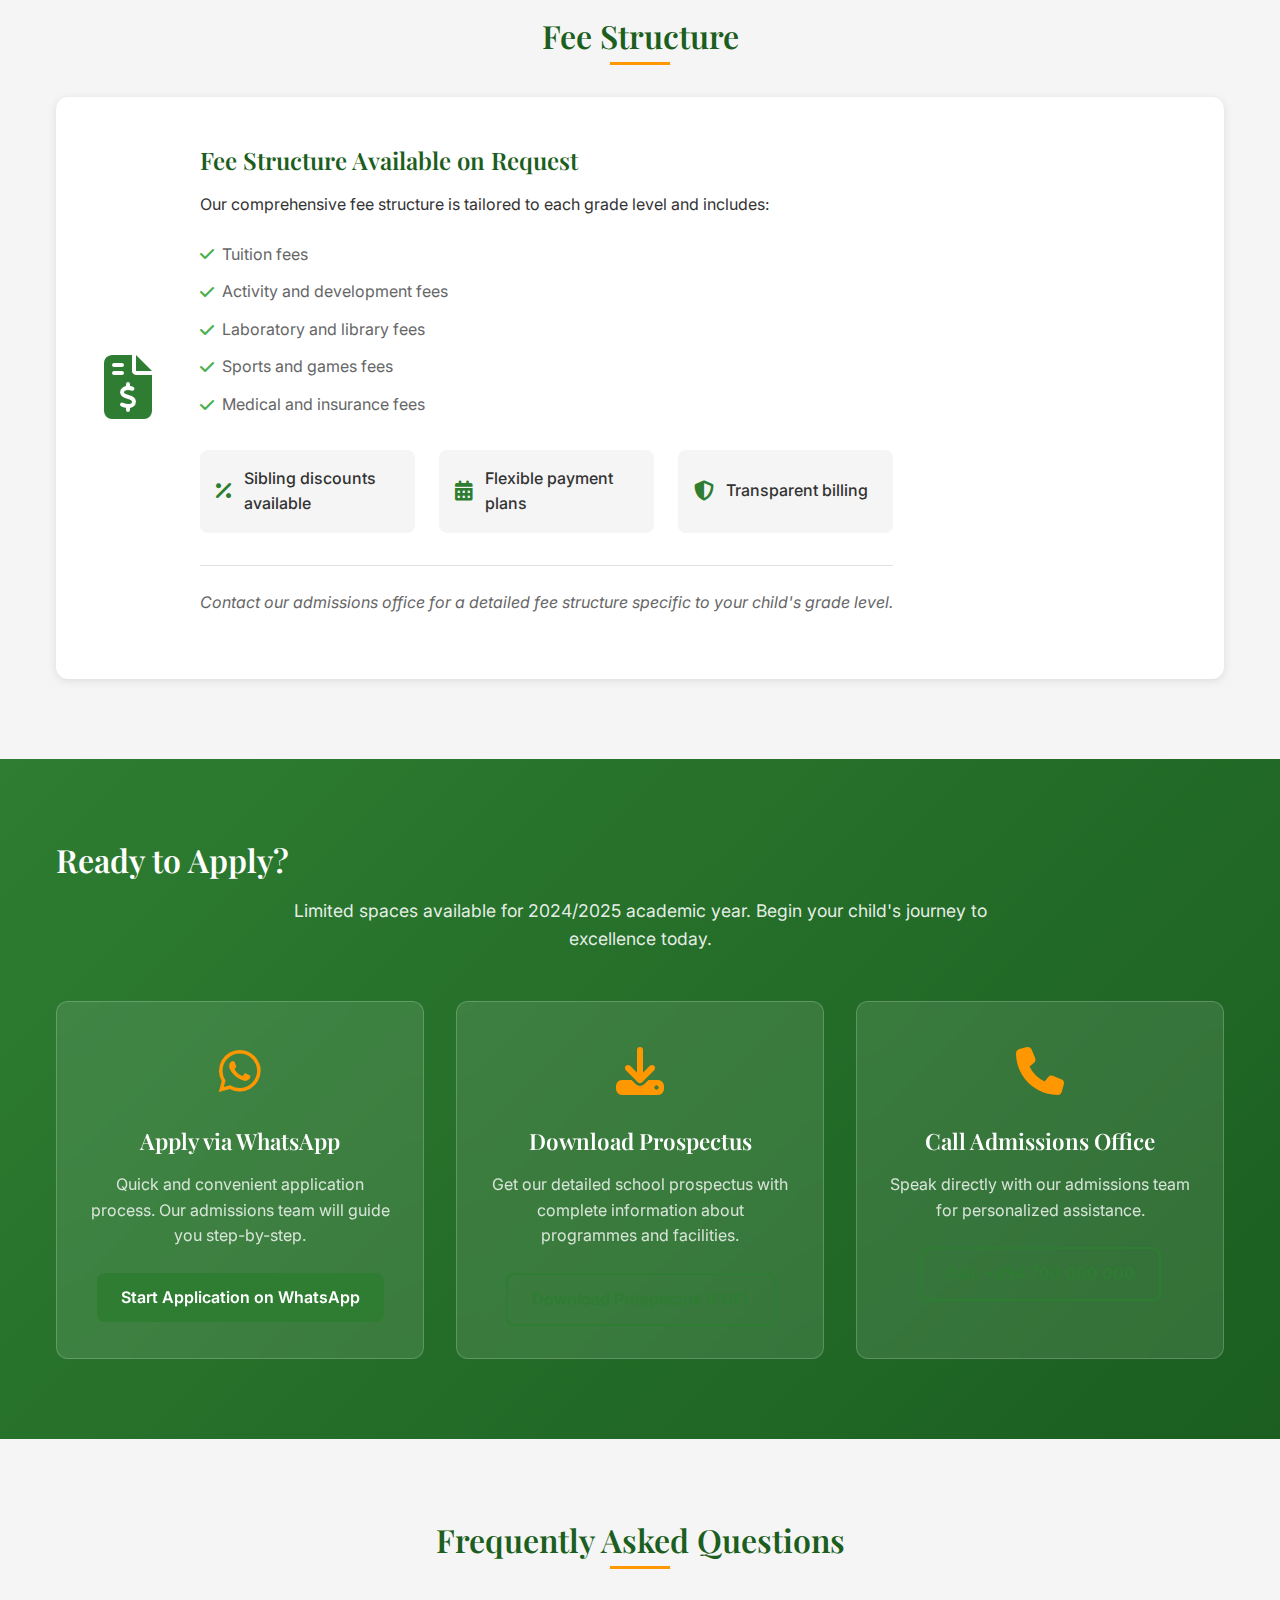
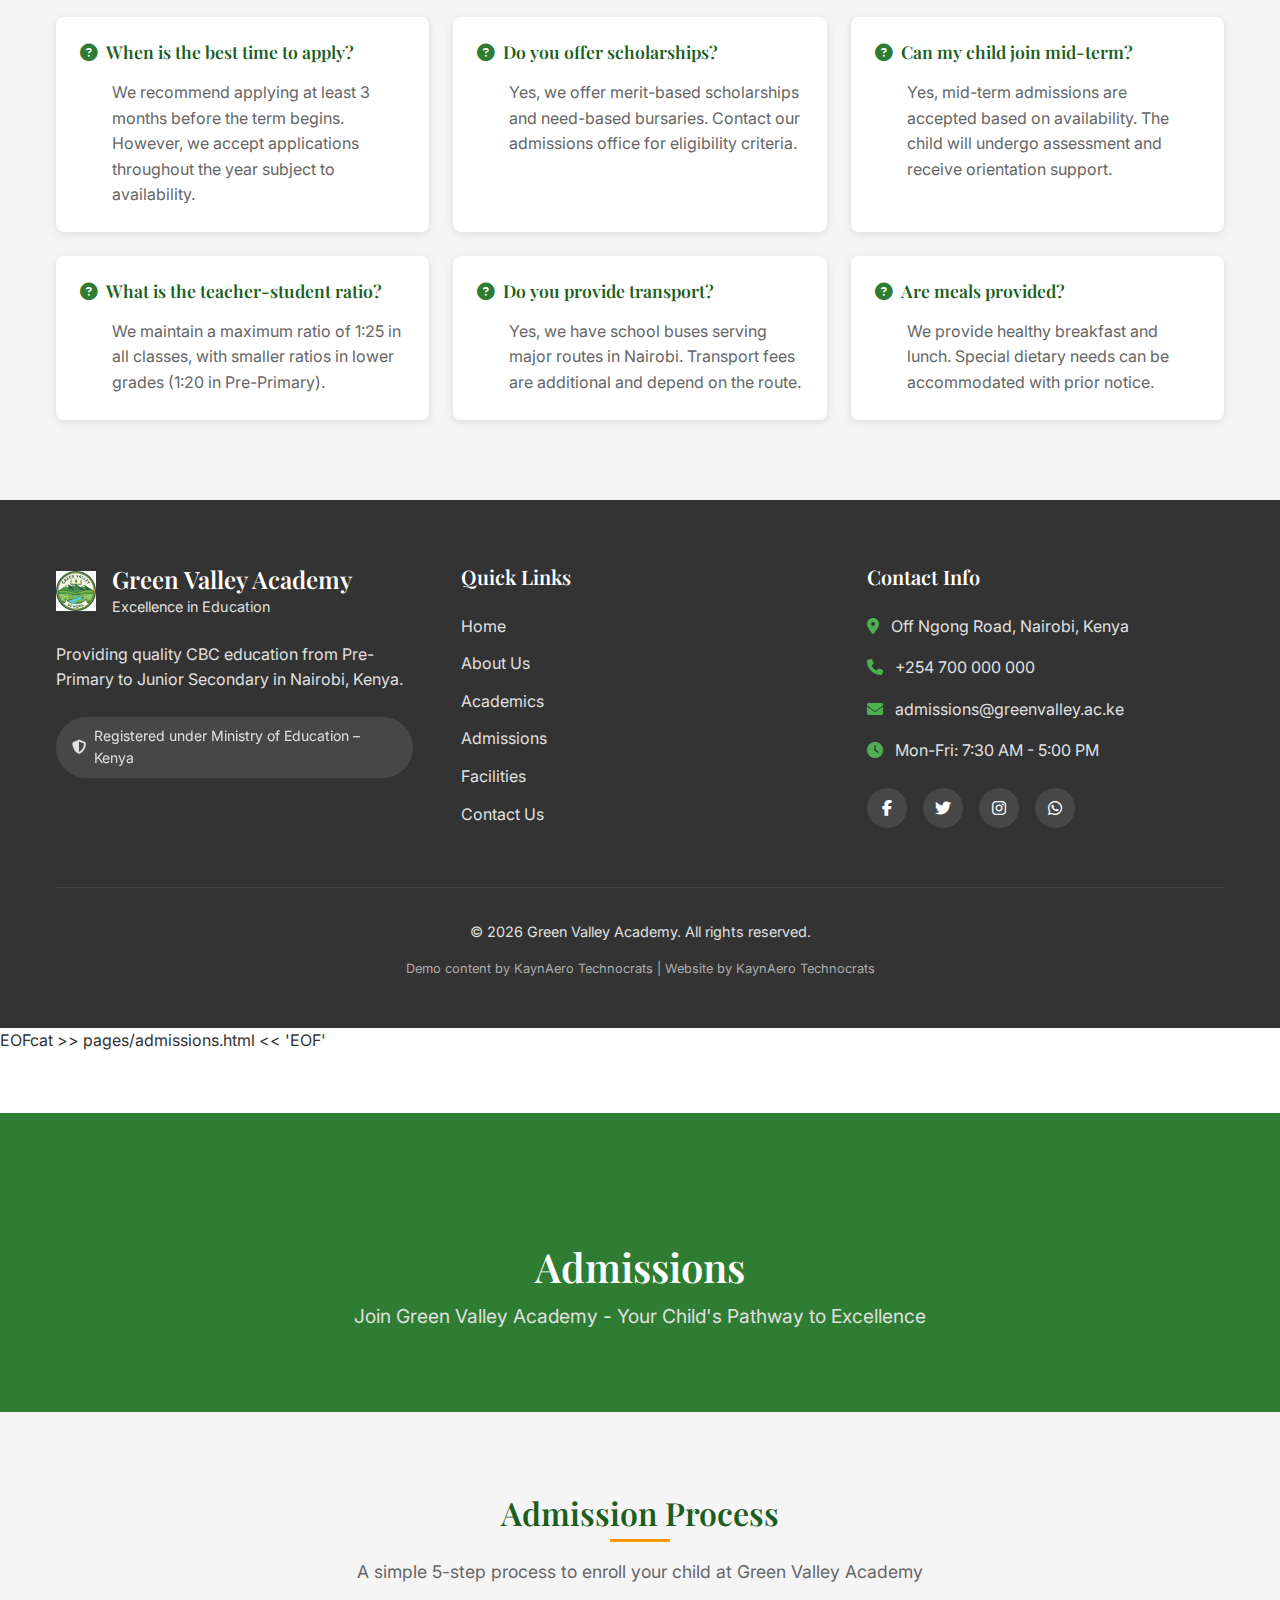
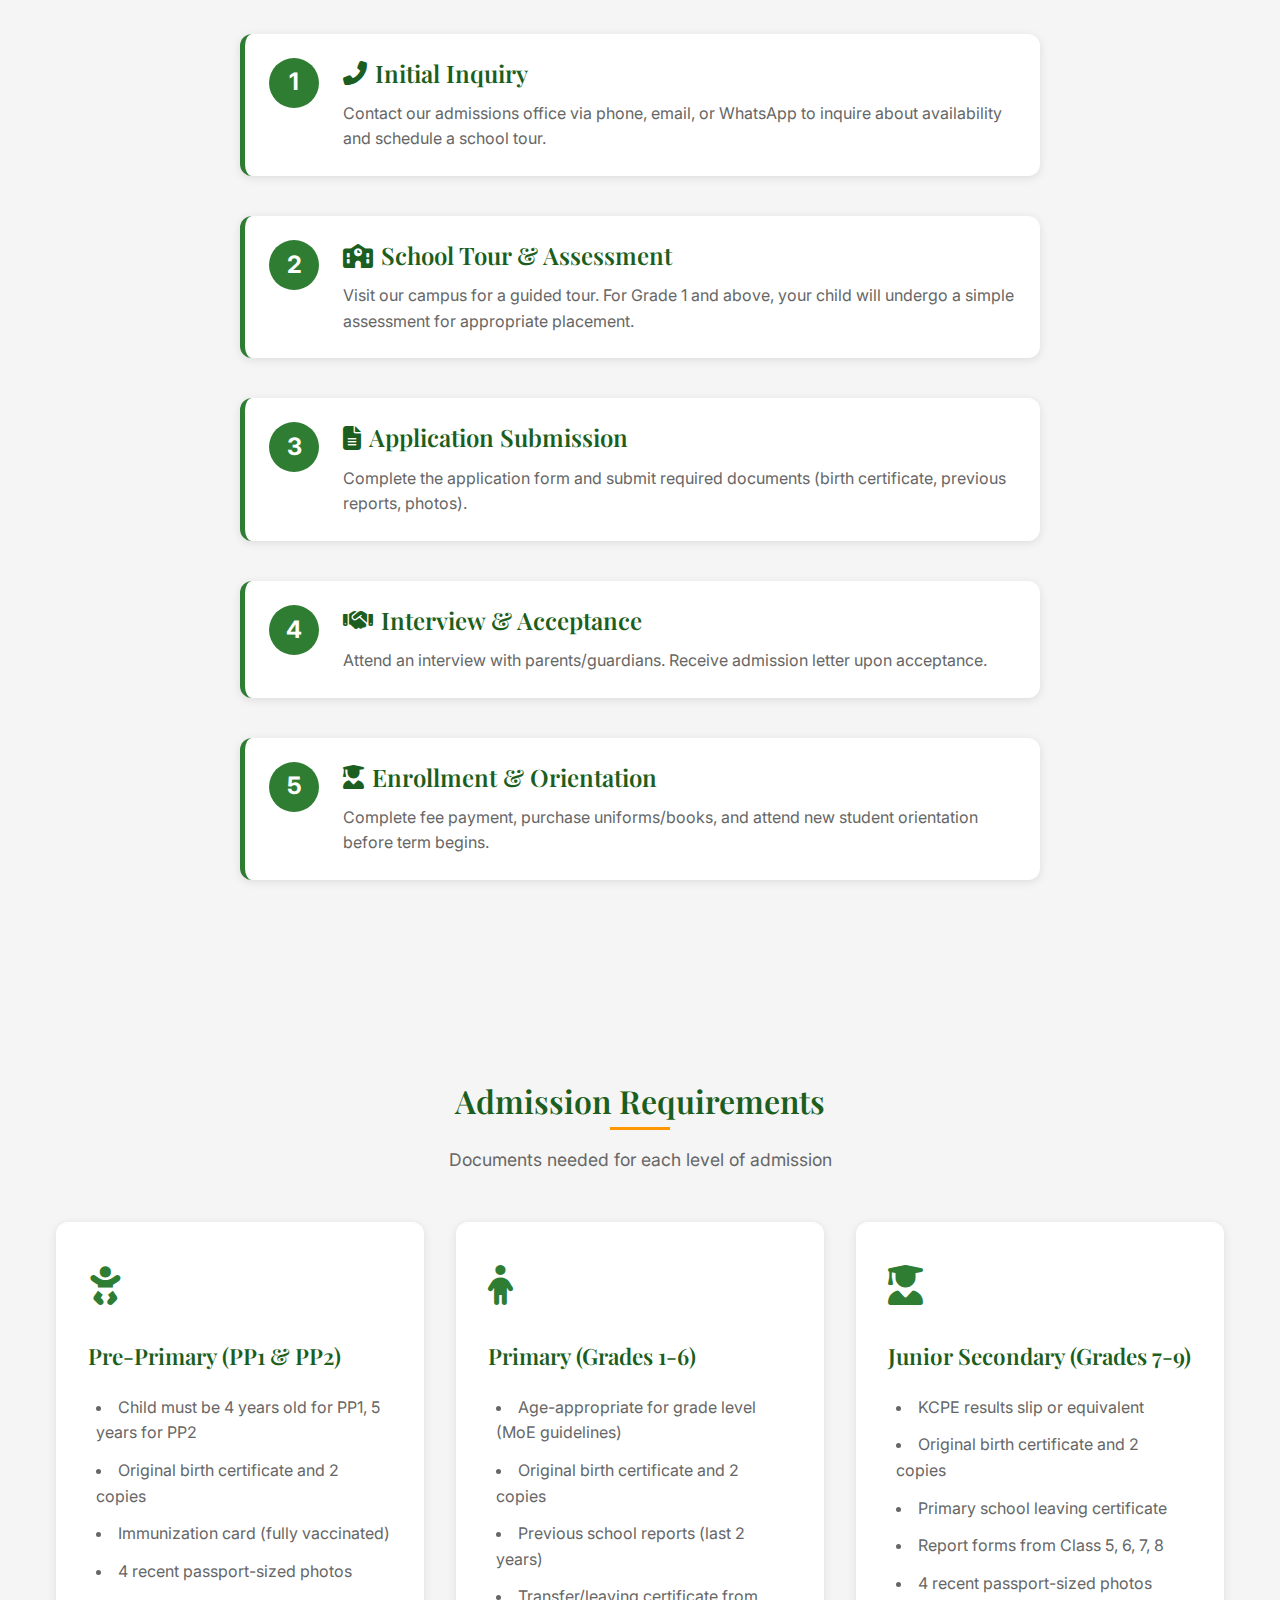
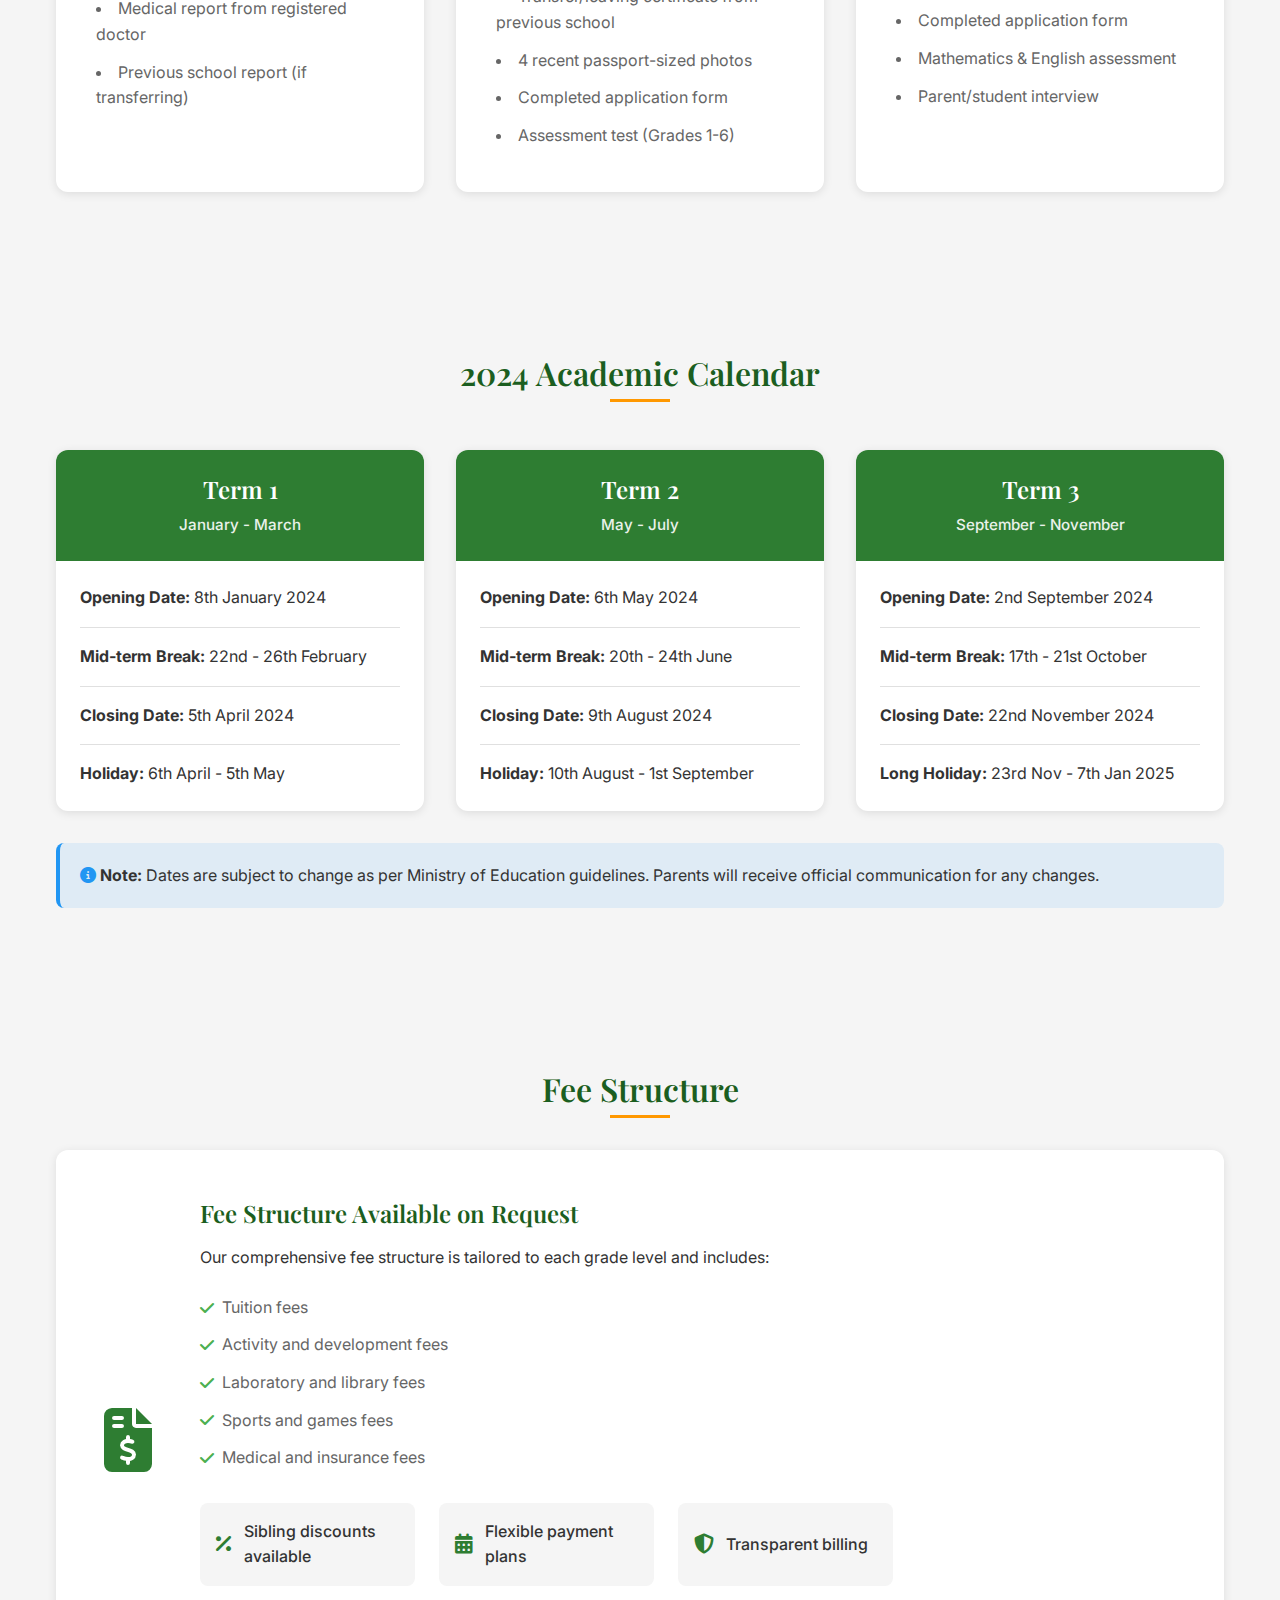
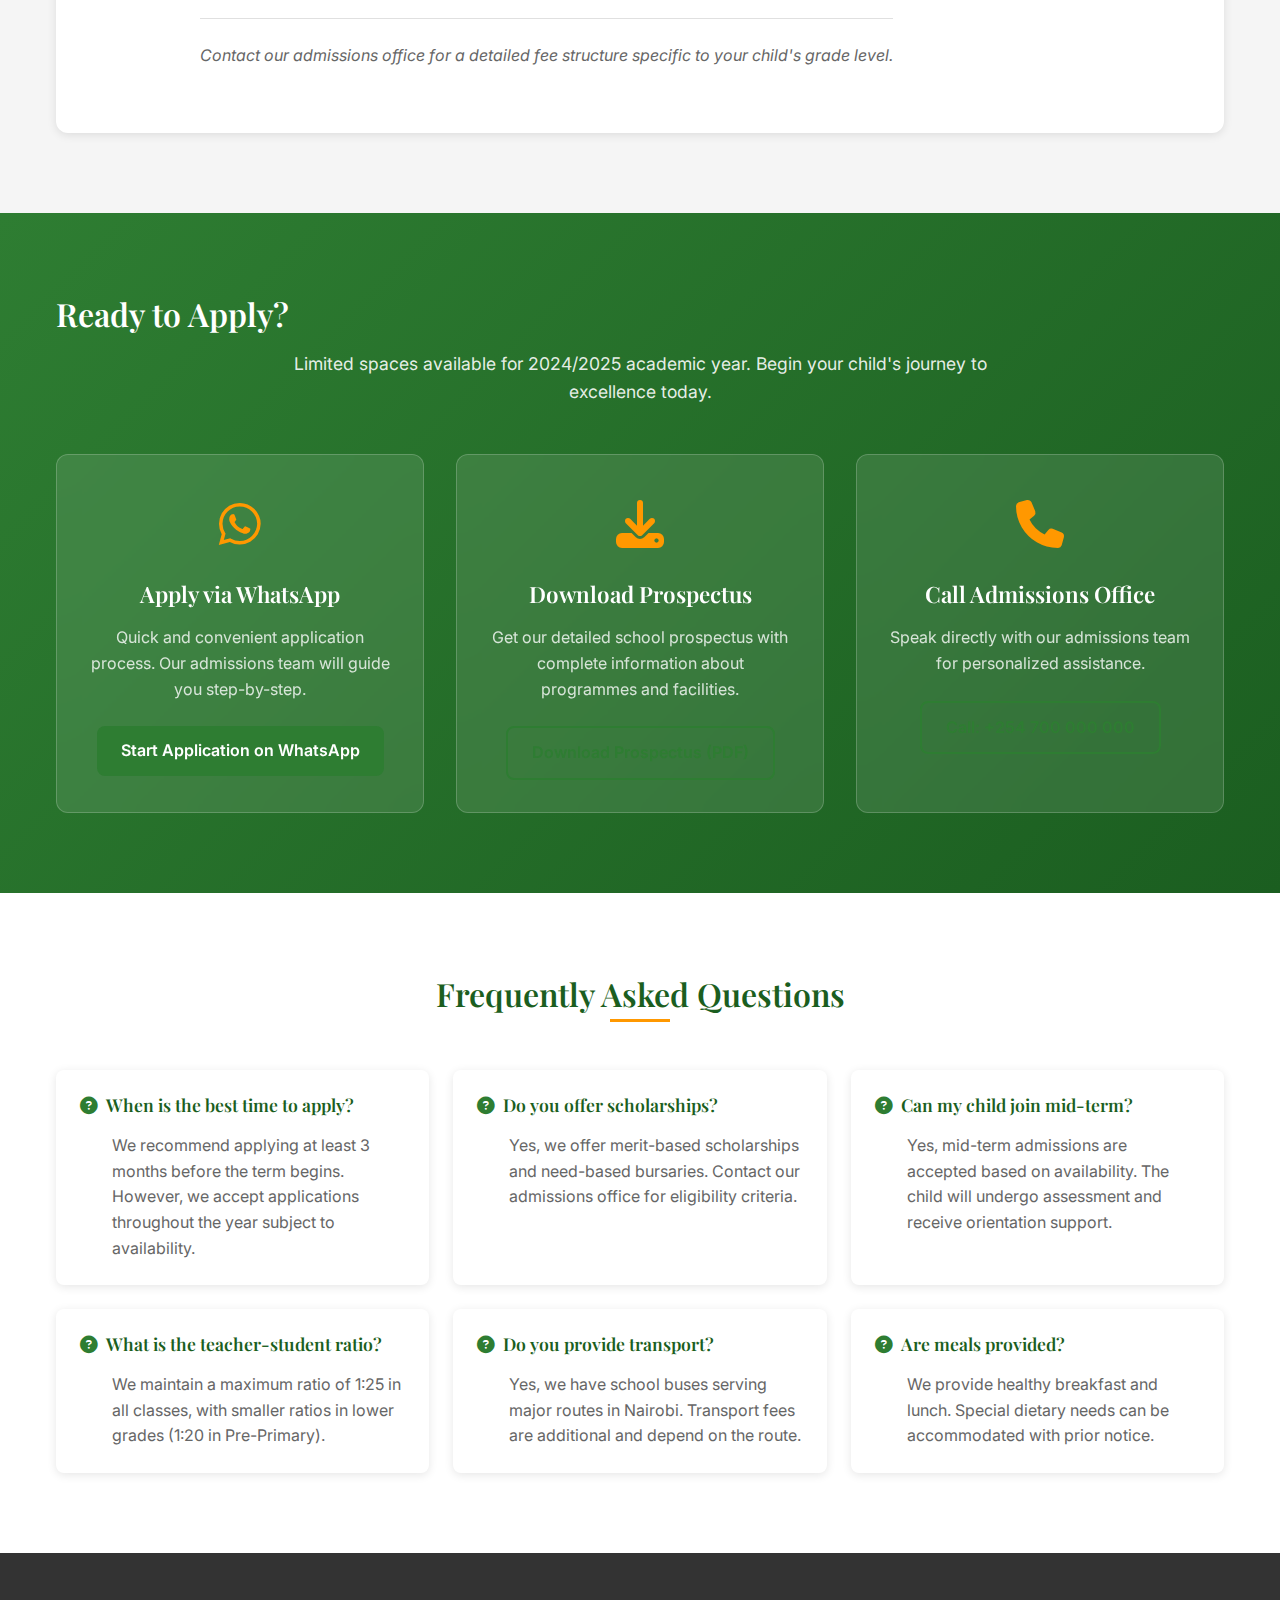
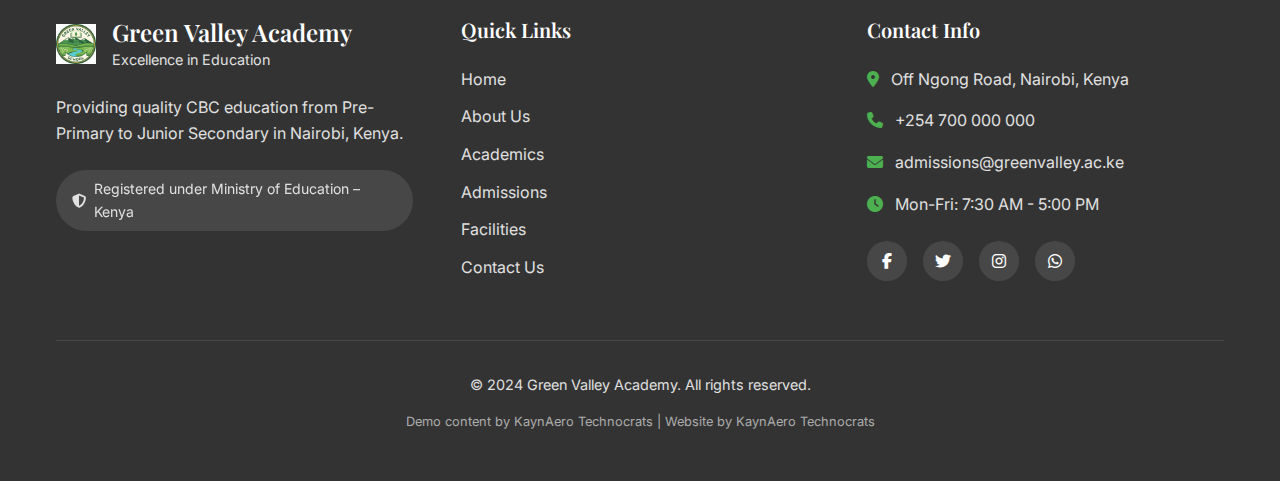
<file: pages/admissions.html>
<!DOCTYPE html>
<html lang="en">
<head>
    <meta charset="UTF-8">
    <meta name="viewport" content="width=device-width, initial-scale=1.0">
    <title>Admissions - Green Valley Academy | Application Process & Requirements</title>
    <meta name="description" content="Apply to Green Valley Academy. Learn about admission requirements, process, term dates, and fees for Pre-Primary to Junior Secondary.">
    <link rel="stylesheet" href="../css/style.css">
    <link rel="preconnect" href="https://fonts.googleapis.com">
    <link rel="preconnect" href="https://fonts.gstatic.com" crossorigin>
    <link href="https://fonts.googleapis.com/css2?family=Inter:wght@300;400;500;600;700&family=Playfair+Display:wght@400;500;600;700&display=swap" rel="stylesheet">
    <link rel="stylesheet" href="https://cdnjs.cloudflare.com/ajax/libs/font-awesome/6.4.0/css/all.min.css">
</head>
<body>
    <!-- NAVIGATION -->
    <nav class="navbar">
        <div class="container">
            <a href="../index.html" class="logo">
                <img src="../images/logo.png" alt="Green Valley Academy Logo" width="50">
                <div class="logo-text">
                    <h2>Green Valley</h2>
                    <p>Academy</p>
                </div>
            </a>
            <button class="nav-toggle" id="navToggle">
                <i class="fas fa-bars"></i>
            </button>
            <ul class="nav-menu" id="navMenu">
                <li><a href="../index.html">Home</a></li>
                <li><a href="about.html">About Us</a></li>
                <li><a href="academics.html">Academics</a></li>
                <li><a href="admissions.html" class="active">Admissions</a></li>
                <li><a href="facilities.html">Facilities</a></li>
                <li><a href="contact.html">Contact</a></li>
                <li><a href="https://wa.me/254700000000?text=Hello%20Green%20Valley%20Academy,%20I'm%20interested%20in%20admissions" class="btn-whatsapp-nav" target="_blank">
                    <i class="fab fa-whatsapp"></i> Apply Now
                </a></li>
            </ul>
        </div>
    </nav>

    <!-- PAGE HEADER -->
    <header class="page-header">
        <div class="container">
            <h1 class="page-title">Admissions</h1>
            <p class="page-subtitle">Join Green Valley Academy - Your Child's Pathway to Excellence</p>
        </div>
    </header>

    <!-- ADMISSION PROCESS -->
    <section class="section">
        <div class="container">
            <h2 class="section-title">Admission Process</h2>
            <p class="section-subtitle">A simple 5-step process to enroll your child at Green Valley Academy</p>
            
            <div class="process-steps">
                <div class="step">
                    <div class="step-number">1</div>
                    <div class="step-content">
                        <h3><i class="fas fa-phone-alt"></i> Initial Inquiry</h3>
                        <p>Contact our admissions office via phone, email, or WhatsApp to inquire about availability and schedule a school tour.</p>
                    </div>
                </div>
                
                <div class="step">
                    <div class="step-number">2</div>
                    <div class="step-content">
                        <h3><i class="fas fa-school"></i> School Tour & Assessment</h3>
                        <p>Visit our campus for a guided tour. For Grade 1 and above, your child will undergo a simple assessment for appropriate placement.</p>
                    </div>
                </div>
                
                <div class="step">
                    <div class="step-number">3</div>
                    <div class="step-content">
                        <h3><i class="fas fa-file-alt"></i> Application Submission</h3>
                        <p>Complete the application form and submit required documents (birth certificate, previous reports, photos).</p>
                    </div>
                </div>
                
                <div class="step">
                    <div class="step-number">4</div>
                    <div class="step-content">
                        <h3><i class="fas fa-handshake"></i> Interview & Acceptance</h3>
                        <p>Attend an interview with parents/guardians. Receive admission letter upon acceptance.</p>
                    </div>
                </div>
                
                <div class="step">
                    <div class="step-number">5</div>
                    <div class="step-content">
                        <h3><i class="fas fa-user-graduate"></i> Enrollment & Orientation</h3>
                        <p>Complete fee payment, purchase uniforms/books, and attend new student orientation before term begins.</p>
                    </div>
                </div>
            </div>
        </div>
    </section>

    <!-- ADMISSION REQUIREMENTS -->
    <section class="section admission-requirements">
        <div class="container">
            <h2 class="section-title">Admission Requirements</h2>
            <p class="section-subtitle">Documents needed for each level of admission</p>
            
            <div class="requirements-grid">
                <div class="requirement-card">
                    <div class="requirement-icon">
                        <i class="fas fa-baby"></i>
                    </div>
                    <h3>Pre-Primary (PP1 & PP2)</h3>
                    <ul>
                        <li>Child must be 4 years old for PP1, 5 years for PP2</li>
                        <li>Original birth certificate and 2 copies</li>
                        <li>Immunization card (fully vaccinated)</li>
                        <li>4 recent passport-sized photos</li>
                        <li>Medical report from registered doctor</li>
                        <li>Previous school report (if transferring)</li>
                    </ul>
                </div>
                
                <div class="requirement-card">
                    <div class="requirement-icon">
                        <i class="fas fa-child"></i>
                    </div>
                    <h3>Primary (Grades 1-6)</h3>
                    <ul>
                        <li>Age-appropriate for grade level (MoE guidelines)</li>
                        <li>Original birth certificate and 2 copies</li>
                        <li>Previous school reports (last 2 years)</li>
                        <li>Transfer/leaving certificate from previous school</li>
                        <li>4 recent passport-sized photos</li>
                        <li>Completed application form</li>
                        <li>Assessment test (Grades 1-6)</li>
                    </ul>
                </div>
                
                <div class="requirement-card">
                    <div class="requirement-icon">
                        <i class="fas fa-user-graduate"></i>
                    </div>
                    <h3>Junior Secondary (Grades 7-9)</h3>
                    <ul>
                        <li>KCPE results slip or equivalent</li>
                        <li>Original birth certificate and 2 copies</li>
                        <li>Primary school leaving certificate</li>
                        <li>Report forms from Class 5, 6, 7, 8</li>
                        <li>4 recent passport-sized photos</li>
                        <li>Completed application form</li>
                        <li>Mathematics & English assessment</li>
                        <li>Parent/student interview</li>
                    </ul>
                </div>
            </div>
        </div>
    </section>

    <!-- TERM DATES -->
    <section class="section term-dates">
        <div class="container">
            <h2 class="section-title">2024 Academic Calendar</h2>
            
            <div class="calendar-grid">
                <div class="term-card">
                    <div class="term-header">
                        <h3>Term 1</h3>
                        <span class="term-period">January - March</span>
                    </div>
                    <div class="term-details">
                        <p><strong>Opening Date:</strong> 8th January 2024</p>
                        <p><strong>Mid-term Break:</strong> 22nd - 26th February</p>
                        <p><strong>Closing Date:</strong> 5th April 2024</p>
                        <p><strong>Holiday:</strong> 6th April - 5th May</p>
                    </div>
                </div>
                
                <div class="term-card">
                    <div class="term-header">
                        <h3>Term 2</h3>
                        <span class="term-period">May - July</span>
                    </div>
                    <div class="term-details">
                        <p><strong>Opening Date:</strong> 6th May 2024</p>
                        <p><strong>Mid-term Break:</strong> 20th - 24th June</p>
                        <p><strong>Closing Date:</strong> 9th August 2024</p>
                        <p><strong>Holiday:</strong> 10th August - 1st September</p>
                    </div>
                </div>
                
                <div class="term-card">
                    <div class="term-header">
                        <h3>Term 3</h3>
                        <span class="term-period">September - November</span>
                    </div>
                    <div class="term-details">
                        <p><strong>Opening Date:</strong> 2nd September 2024</p>
                        <p><strong>Mid-term Break:</strong> 17th - 21st October</p>
                        <p><strong>Closing Date:</strong> 22nd November 2024</p>
                        <p><strong>Long Holiday:</strong> 23rd Nov - 7th Jan 2025</p>
                    </div>
                </div>
            </div>
            
            <div class="calendar-note">
                <p><i class="fas fa-info-circle"></i> <strong>Note:</strong> Dates are subject to change as per Ministry of Education guidelines. Parents will receive official communication for any changes.</p>
            </div>
        </div>
    </section>

    <!-- FEES INFORMATION -->
    <section class="section fees-info">
        <div class="container">
            <div class="fees-container">
                <h2 class="section-title">Fee Structure</h2>
                
                <div class="fees-card">
                    <div class="fees-icon">
                        <i class="fas fa-file-invoice-dollar"></i>
                    </div>
                    <div class="fees-content">
                        <h3>Fee Structure Available on Request</h3>
                        <p>Our comprehensive fee structure is tailored to each grade level and includes:</p>
                        <ul>
                            <li><i class="fas fa-check"></i> Tuition fees</li>
                            <li><i class="fas fa-check"></i> Activity and development fees</li>
                            <li><i class="fas fa-check"></i> Laboratory and library fees</li>
                            <li><i class="fas fa-check"></i> Sports and games fees</li>
                            <li><i class="fas fa-check"></i> Medical and insurance fees</li>
                        </ul>
                        
                        <div class="fees-features">
                            <div class="feature">
                                <i class="fas fa-percentage"></i>
                                <p>Sibling discounts available</p>
                            </div>
                            <div class="feature">
                                <i class="fas fa-calendar-alt"></i>
                                <p>Flexible payment plans</p>
                            </div>
                            <div class="feature">
                                <i class="fas fa-shield-alt"></i>
                                <p>Transparent billing</p>
                            </div>
                        </div>
                        
                        <p class="fees-contact">Contact our admissions office for a detailed fee structure specific to your child's grade level.</p>
                    </div>
                </div>
            </div>
        </div>
    </section>

    <!-- APPLICATION CTA -->
    <section class="section apply-cta">
        <div class="container">
            <div class="apply-content">
                <h2>Ready to Apply?</h2>
                <p>Limited spaces available for 2024/2025 academic year. Begin your child's journey to excellence today.</p>
                
                <div class="apply-options">
                    <div class="apply-option">
                        <div class="option-icon">
                            <i class="fab fa-whatsapp"></i>
                        </div>
                        <h3>Apply via WhatsApp</h3>
                        <p>Quick and convenient application process. Our admissions team will guide you step-by-step.</p>
                        <a href="https://wa.me/254700000000?text=Hello%20Green%20Valley%20Academy,%20I%20would%20like%20to%20apply%20for%20admission" class="btn-primary" target="_blank">
                            Start Application on WhatsApp
                        </a>
                    </div>
                    
                    <div class="apply-option">
                        <div class="option-icon">
                            <i class="fas fa-download"></i>
                        </div>
                        <h3>Download Prospectus</h3>
                        <p>Get our detailed school prospectus with complete information about programmes and facilities.</p>
                        <a href="#" class="btn-secondary" onclick="alert('Demo: In a real website, this would download the prospectus PDF')">
                            Download Prospectus (PDF)
                        </a>
                    </div>
                    
                    <div class="apply-option">
                        <div class="option-icon">
                            <i class="fas fa-phone"></i>
                        </div>
                        <h3>Call Admissions Office</h3>
                        <p>Speak directly with our admissions team for personalized assistance.</p>
                        <a href="tel:+254700000000" class="btn-secondary">
                            Call: +254 700 000 000
                        </a>
                    </div>
                </div>
            </div>
        </div>
    </section>

    <!-- FAQ SECTION -->
    <section class="section faq">
        <div class="container">
            <h2 class="section-title">Frequently Asked Questions</h2>
            
            <div class="faq-grid">
                <div class="faq-item">
                    <h3 class="faq-question">
                        <i class="fas fa-question-circle"></i>
                        When is the best time to apply?
                    </h3>
                    <p class="faq-answer">We recommend applying at least 3 months before the term begins. However, we accept applications throughout the year subject to availability.</p>
                </div>
                
                <div class="faq-item">
                    <h3 class="faq-question">
                        <i class="fas fa-question-circle"></i>
                        Do you offer scholarships?
                    </h3>
                    <p class="faq-answer">Yes, we offer merit-based scholarships and need-based bursaries. Contact our admissions office for eligibility criteria.</p>
                </div>
                
                <div class="faq-item">
                    <h3 class="faq-question">
                        <i class="fas fa-question-circle"></i>
                        Can my child join mid-term?
                    </h3>
                    <p class="faq-answer">Yes, mid-term admissions are accepted based on availability. The child will undergo assessment and receive orientation support.</p>
                </div>
                
                <div class="faq-item">
                    <h3 class="faq-question">
                        <i class="fas fa-question-circle"></i>
                        What is the teacher-student ratio?
                    </h3>
                    <p class="faq-answer">We maintain a maximum ratio of 1:25 in all classes, with smaller ratios in lower grades (1:20 in Pre-Primary).</p>
                </div>
                
                <div class="faq-item">
                    <h3 class="faq-question">
                        <i class="fas fa-question-circle"></i>
                        Do you provide transport?
                    </h3>
                    <p class="faq-answer">Yes, we have school buses serving major routes in Nairobi. Transport fees are additional and depend on the route.</p>
                </div>
                
                <div class="faq-item">
                    <h3 class="faq-question">
                        <i class="fas fa-question-circle"></i>
                        Are meals provided?
                    </h3>
                    <p class="faq-answer">We provide healthy breakfast and lunch. Special dietary needs can be accommodated with prior notice.</p>
                </div>
            </div>
        </div>
    </section>

    <!-- FOOTER -->
    <footer class="footer">
        <div class="container">
            <div class="footer-grid">
                <div class="footer-col">
                    <div class="footer-logo">
                        <img src="../images/logo.png" alt="Green Valley Academy Logo" width="40">
                        <div class="footer-logo-text">
                            <h3>Green Valley Academy</h3>
                            <p>Excellence in Education</p>
                        </div>
                    </div>
                    <p class="footer-description">
                        Providing quality CBC education from Pre-Primary to Junior Secondary in Nairobi, Kenya.
                    </p>
                    <div class="footer-badge">
                        <span class="badge"><i class="fas fa-shield-alt"></i> Registered under Ministry of Education – Kenya</span>
                    </div>
                </div>
                
                <div class="footer-col">
                    <h4>Quick Links</h4>
                    <ul class="footer-links">
                        <li><a href="../index.html">Home</a></li>
                        <li><a href="about.html">About Us</a></li>
                        <li><a href="academics.html">Academics</a></li>
                        <li><a href="admissions.html">Admissions</a></li>
                        <li><a href="facilities.html">Facilities</a></li>
                        <li><a href="contact.html">Contact Us</a></li>
                    </ul>
                </div>
                
                <div class="footer-col">
                    <h4>Contact Info</h4>
                    <ul class="footer-contact">
                        <li><i class="fas fa-map-marker-alt"></i> Off Ngong Road, Nairobi, Kenya</li>
                        <li><i class="fas fa-phone"></i> +254 700 000 000</li>
                        <li><i class="fas fa-envelope"></i> admissions@greenvalley.ac.ke</li>
                        <li><i class="fas fa-clock"></i> Mon-Fri: 7:30 AM - 5:00 PM</li>
                    </ul>
                    <div class="footer-social">
                        <a href="#"><i class="fab fa-facebook-f"></i></a>
                        <a href="#"><i class="fab fa-twitter"></i></a>
                        <a href="#"><i class="fab fa-instagram"></i></a>
                        <a href="https://wa.me/254700000000" target="_blank"><i class="fab fa-whatsapp"></i></a>
                    </div>
                </div>
            </div>
            
            <div class="footer-bottom">
                <div class="footer-copyright">
                    <p>&copy; 2024 Green Valley Academy. All rights reserved.</p>
                    <p class="demo-label">Demo content by KaynAero Technocrats | Website by KaynAero Technocrats</p>
                </div>
            </div>
        </div>
    </footer>

    <script src="../js/script.js"></script>
    
    <style>
        /* Admissions Page Specific Styles */
        .process-steps {
            max-width: 800px;
            margin: 3rem auto 0;
        }
        
        .step {
            display: flex;
            align-items: flex-start;
            gap: 1.5rem;
            margin-bottom: 2.5rem;
            padding: 1.5rem;
            background-color: var(--white);
            border-radius: var(--radius-lg);
            box-shadow: var(--shadow);
            border-left: 5px solid var(--primary-color);
        }
        
        .step-number {
            display: flex;
            align-items: center;
            justify-content: center;
            min-width: 50px;
            height: 50px;
            background-color: var(--primary-color);
            color: var(--white);
            border-radius: 50%;
            font-size: 1.5rem;
            font-weight: bold;
            flex-shrink: 0;
        }
        
        .step-content h3 {
            display: flex;
            align-items: center;
            gap: 0.5rem;
            margin-bottom: 0.75rem;
            color: var(--primary-dark);
        }
        
        .step-content p {
            color: var(--gray-color);
            margin-bottom: 0;
        }
        
        .admission-requirements {
            background-color: var(--light-color);
        }
        
        .requirements-grid {
            display: grid;
            grid-template-columns: repeat(auto-fit, minmax(300px, 1fr));
            gap: 2rem;
            margin-top: 3rem;
        }
        
        .requirement-card {
            background-color: var(--white);
            padding: 2rem;
            border-radius: var(--radius-lg);
            box-shadow: var(--shadow);
            height: 100%;
        }
        
        .requirement-icon {
            font-size: 2.5rem;
            color: var(--primary-color);
            margin-bottom: 1.5rem;
        }
        
        .requirement-card h3 {
            margin-bottom: 1.5rem;
            color: var(--primary-dark);
            font-size: 1.4rem;
        }
        
        .requirement-card ul {
            list-style-position: inside;
            color: var(--gray-color);
        }
        
        .requirement-card li {
            margin-bottom: 0.75rem;
            padding-left: 0.5rem;
        }
        
        .calendar-grid {
            display: grid;
            grid-template-columns: repeat(auto-fit, minmax(300px, 1fr));
            gap: 2rem;
            margin-top: 3rem;
        }
        
        .term-card {
            background-color: var(--white);
            border-radius: var(--radius-lg);
            overflow: hidden;
            box-shadow: var(--shadow);
        }
        
        .term-header {
            background-color: var(--primary-color);
            color: var(--white);
            padding: 1.5rem;
            text-align: center;
        }
        
        .term-header h3 {
            color: var(--white);
            margin-bottom: 0.5rem;
            font-size: 1.5rem;
        }
        
        .term-period {
            display: block;
            font-weight: 500;
            opacity: 0.9;
            font-size: 0.95rem;
        }
        
        .term-details {
            padding: 1.5rem;
        }
        
        .term-details p {
            margin-bottom: 1rem;
            padding-bottom: 1rem;
            border-bottom: 1px solid var(--light-gray);
            color: var(--dark-color);
        }
        
        .term-details p:last-child {
            margin-bottom: 0;
            padding-bottom: 0;
            border-bottom: none;
        }
        
        .calendar-note {
            background-color: rgba(33, 150, 243, 0.1);
            padding: 1.25rem;
            border-radius: var(--radius);
            margin-top: 2rem;
            border-left: 4px solid var(--accent-color);
            display: flex;
            align-items: flex-start;
            gap: 0.75rem;
        }
        
        .calendar-note i {
            color: var(--accent-color);
            margin-top: 0.25rem;
            flex-shrink: 0;
        }
        
        .calendar-note p {
            margin: 0;
            color: var(--dark-color);
        }
        
        .fees-info {
            background-color: var(--light-color);
        }
        
        .fees-card {
            display: flex;
            align-items: center;
            gap: 3rem;
            background-color: var(--white);
            padding: 3rem;
            border-radius: var(--radius-lg);
            box-shadow: var(--shadow);
            margin-top: 2rem;
        }
        
        .fees-icon {
            font-size: 4rem;
            color: var(--primary-color);
            flex-shrink: 0;
        }
        
        .fees-content h3 {
            margin-bottom: 1rem;
            color: var(--primary-dark);
        }
        
        .fees-content ul {
            list-style: none;
            margin: 1.5rem 0;
        }
        
        .fees-content li {
            display: flex;
            align-items: center;
            gap: 0.5rem;
            margin-bottom: 0.75rem;
            color: var(--gray-color);
        }
        
        .fees-content li i {
            color: var(--success);
        }
        
        .fees-features {
            display: grid;
            grid-template-columns: repeat(auto-fit, minmax(200px, 1fr));
            gap: 1.5rem;
            margin: 2rem 0;
        }
        
        .feature {
            display: flex;
            align-items: center;
            gap: 0.75rem;
            padding: 1rem;
            background-color: var(--light-color);
            border-radius: var(--radius);
        }
        
        .feature i {
            color: var(--primary-color);
            font-size: 1.25rem;
        }
        
        .feature p {
            margin: 0;
            font-weight: 500;
        }
        
        .fees-contact {
            color: var(--gray-color);
            font-style: italic;
            margin-top: 1.5rem;
            padding-top: 1.5rem;
            border-top: 1px solid var(--light-gray);
        }
        
        .apply-cta {
            background: linear-gradient(135deg, var(--primary-color), var(--primary-dark));
            color: var(--white);
        }
        
        .apply-content h2 {
            color: var(--white);
            margin-bottom: 1rem;
        }
        
        .apply-content p {
            color: rgba(255, 255, 255, 0.9);
            font-size: 1.1rem;
            margin-bottom: 3rem;
            max-width: 700px;
            margin-left: auto;
            margin-right: auto;
            text-align: center;
        }
        
        .apply-options {
            display: grid;
            grid-template-columns: repeat(auto-fit, minmax(300px, 1fr));
            gap: 2rem;
        }
        
        .apply-option {
            background-color: rgba(255, 255, 255, 0.1);
            padding: 2rem;
            border-radius: var(--radius-lg);
            text-align: center;
            backdrop-filter: blur(10px);
            border: 1px solid rgba(255, 255, 255, 0.2);
        }
        
        .option-icon {
            font-size: 3rem;
            color: var(--secondary-color);
            margin-bottom: 1rem;
        }
        
        .apply-option h3 {
            color: var(--white);
            margin-bottom: 1rem;
            font-size: 1.4rem;
        }
        
        .apply-option p {
            color: rgba(255, 255, 255, 0.8);
            margin-bottom: 1.5rem;
            font-size: 1rem;
        }
        
        .faq-grid {
            display: grid;
            grid-template-columns: repeat(auto-fit, minmax(300px, 1fr));
            gap: 1.5rem;
            margin-top: 3rem;
        }
        
        .faq-item {
            background-color: var(--white);
            padding: 1.5rem;
            border-radius: var(--radius);
            box-shadow: var(--shadow);
        }
        
        .faq-question {
            display: flex;
            align-items: center;
            gap: 0.5rem;
            color: var(--primary-dark);
            margin-bottom: 1rem;
            font-size: 1.1rem;
        }
        
        .faq-question i {
            color: var(--primary-color);
        }
        
        .faq-answer {
            color: var(--gray-color);
            padding-left: 2rem;
            margin-bottom: 0;
        }
        
        @media (max-width: 992px) {
            .fees-card {
                flex-direction: column;
                text-align: center;
                gap: 2rem;
                padding: 2rem;
            }
            
            .apply-options {
                grid-template-columns: 1fr;
                max-width: 500px;
                margin: 0 auto;
            }
        }
        
        @media (max-width: 768px) {
            .step {
                flex-direction: column;
                text-align: center;
                padding: 1.5rem;
            }
            
            .step-number {
                align-self: center;
            }
            
            .requirements-grid,
            .calendar-grid,
            .faq-grid {
                grid-template-columns: 1fr;
            }
            
            .term-card {
                max-width: 400px;
                margin: 0 auto;
            }
            
            .fees-card {
                padding: 1.5rem;
            }
            
            .fees-features {
                grid-template-columns: 1fr;
            }
        }
        
        @media (max-width: 480px) {
            .step,
            .requirement-card,
            .term-card,
            .apply-option,
            .faq-item {
                padding: 1.25rem;
            }
            
            .fees-card {
                padding: 1.25rem;
            }
            
            .fees-icon {
                font-size: 3rem;
            }
        }
    </style>
</body>
</html>
EOFcat >> pages/admissions.html << 'EOF'
<!DOCTYPE html>
<html lang="en">
<head>
    <meta charset="UTF-8">
    <meta name="viewport" content="width=device-width, initial-scale=1.0">
    <title>Admissions - Green Valley Academy | Application Process & Requirements</title>
    <meta name="description" content="Apply to Green Valley Academy. Learn about admission requirements, process, term dates, and fees for Pre-Primary to Junior Secondary.">
    <link rel="stylesheet" href="../css/style.css">
    <link rel="preconnect" href="https://fonts.googleapis.com">
    <link rel="preconnect" href="https://fonts.gstatic.com" crossorigin>
    <link href="https://fonts.googleapis.com/css2?family=Inter:wght@300;400;500;600;700&family=Playfair+Display:wght@400;500;600;700&display=swap" rel="stylesheet">
    <link rel="stylesheet" href="https://cdnjs.cloudflare.com/ajax/libs/font-awesome/6.4.0/css/all.min.css">
</head>
<body>
    <!-- NAVIGATION -->
    <nav class="navbar">
        <div class="container">
            <a href="../index.html" class="logo">
                <img src="../images/logo.png" alt="Green Valley Academy Logo" width="50">
                <div class="logo-text">
                    <h2>Green Valley</h2>
                    <p>Academy</p>
                </div>
            </a>
            <button class="nav-toggle" id="navToggle">
                <i class="fas fa-bars"></i>
            </button>
            <ul class="nav-menu" id="navMenu">
                <li><a href="../index.html">Home</a></li>
                <li><a href="about.html">About Us</a></li>
                <li><a href="academics.html">Academics</a></li>
                <li><a href="admissions.html" class="active">Admissions</a></li>
                <li><a href="facilities.html">Facilities</a></li>
                <li><a href="contact.html">Contact</a></li>
                <li><a href="https://wa.me/254700000000?text=Hello%20Green%20Valley%20Academy,%20I'm%20interested%20in%20admissions" class="btn-whatsapp-nav" target="_blank">
                    <i class="fab fa-whatsapp"></i> Apply Now
                </a></li>
            </ul>
        </div>
    </nav>

    <!-- PAGE HEADER -->
    <header class="page-header">
        <div class="container">
            <h1 class="page-title">Admissions</h1>
            <p class="page-subtitle">Join Green Valley Academy - Your Child's Pathway to Excellence</p>
        </div>
    </header>

    <!-- ADMISSION PROCESS -->
    <section class="section">
        <div class="container">
            <h2 class="section-title">Admission Process</h2>
            <p class="section-subtitle">A simple 5-step process to enroll your child at Green Valley Academy</p>
            
            <div class="process-steps">
                <div class="step">
                    <div class="step-number">1</div>
                    <div class="step-content">
                        <h3><i class="fas fa-phone-alt"></i> Initial Inquiry</h3>
                        <p>Contact our admissions office via phone, email, or WhatsApp to inquire about availability and schedule a school tour.</p>
                    </div>
                </div>
                
                <div class="step">
                    <div class="step-number">2</div>
                    <div class="step-content">
                        <h3><i class="fas fa-school"></i> School Tour & Assessment</h3>
                        <p>Visit our campus for a guided tour. For Grade 1 and above, your child will undergo a simple assessment for appropriate placement.</p>
                    </div>
                </div>
                
                <div class="step">
                    <div class="step-number">3</div>
                    <div class="step-content">
                        <h3><i class="fas fa-file-alt"></i> Application Submission</h3>
                        <p>Complete the application form and submit required documents (birth certificate, previous reports, photos).</p>
                    </div>
                </div>
                
                <div class="step">
                    <div class="step-number">4</div>
                    <div class="step-content">
                        <h3><i class="fas fa-handshake"></i> Interview & Acceptance</h3>
                        <p>Attend an interview with parents/guardians. Receive admission letter upon acceptance.</p>
                    </div>
                </div>
                
                <div class="step">
                    <div class="step-number">5</div>
                    <div class="step-content">
                        <h3><i class="fas fa-user-graduate"></i> Enrollment & Orientation</h3>
                        <p>Complete fee payment, purchase uniforms/books, and attend new student orientation before term begins.</p>
                    </div>
                </div>
            </div>
        </div>
    </section>

    <!-- ADMISSION REQUIREMENTS -->
    <section class="section admission-requirements">
        <div class="container">
            <h2 class="section-title">Admission Requirements</h2>
            <p class="section-subtitle">Documents needed for each level of admission</p>
            
            <div class="requirements-grid">
                <div class="requirement-card">
                    <div class="requirement-icon">
                        <i class="fas fa-baby"></i>
                    </div>
                    <h3>Pre-Primary (PP1 & PP2)</h3>
                    <ul>
                        <li>Child must be 4 years old for PP1, 5 years for PP2</li>
                        <li>Original birth certificate and 2 copies</li>
                        <li>Immunization card (fully vaccinated)</li>
                        <li>4 recent passport-sized photos</li>
                        <li>Medical report from registered doctor</li>
                        <li>Previous school report (if transferring)</li>
                    </ul>
                </div>
                
                <div class="requirement-card">
                    <div class="requirement-icon">
                        <i class="fas fa-child"></i>
                    </div>
                    <h3>Primary (Grades 1-6)</h3>
                    <ul>
                        <li>Age-appropriate for grade level (MoE guidelines)</li>
                        <li>Original birth certificate and 2 copies</li>
                        <li>Previous school reports (last 2 years)</li>
                        <li>Transfer/leaving certificate from previous school</li>
                        <li>4 recent passport-sized photos</li>
                        <li>Completed application form</li>
                        <li>Assessment test (Grades 1-6)</li>
                    </ul>
                </div>
                
                <div class="requirement-card">
                    <div class="requirement-icon">
                        <i class="fas fa-user-graduate"></i>
                    </div>
                    <h3>Junior Secondary (Grades 7-9)</h3>
                    <ul>
                        <li>KCPE results slip or equivalent</li>
                        <li>Original birth certificate and 2 copies</li>
                        <li>Primary school leaving certificate</li>
                        <li>Report forms from Class 5, 6, 7, 8</li>
                        <li>4 recent passport-sized photos</li>
                        <li>Completed application form</li>
                        <li>Mathematics & English assessment</li>
                        <li>Parent/student interview</li>
                    </ul>
                </div>
            </div>
        </div>
    </section>

    <!-- TERM DATES -->
    <section class="section term-dates">
        <div class="container">
            <h2 class="section-title">2024 Academic Calendar</h2>
            
            <div class="calendar-grid">
                <div class="term-card">
                    <div class="term-header">
                        <h3>Term 1</h3>
                        <span class="term-period">January - March</span>
                    </div>
                    <div class="term-details">
                        <p><strong>Opening Date:</strong> 8th January 2024</p>
                        <p><strong>Mid-term Break:</strong> 22nd - 26th February</p>
                        <p><strong>Closing Date:</strong> 5th April 2024</p>
                        <p><strong>Holiday:</strong> 6th April - 5th May</p>
                    </div>
                </div>
                
                <div class="term-card">
                    <div class="term-header">
                        <h3>Term 2</h3>
                        <span class="term-period">May - July</span>
                    </div>
                    <div class="term-details">
                        <p><strong>Opening Date:</strong> 6th May 2024</p>
                        <p><strong>Mid-term Break:</strong> 20th - 24th June</p>
                        <p><strong>Closing Date:</strong> 9th August 2024</p>
                        <p><strong>Holiday:</strong> 10th August - 1st September</p>
                    </div>
                </div>
                
                <div class="term-card">
                    <div class="term-header">
                        <h3>Term 3</h3>
                        <span class="term-period">September - November</span>
                    </div>
                    <div class="term-details">
                        <p><strong>Opening Date:</strong> 2nd September 2024</p>
                        <p><strong>Mid-term Break:</strong> 17th - 21st October</p>
                        <p><strong>Closing Date:</strong> 22nd November 2024</p>
                        <p><strong>Long Holiday:</strong> 23rd Nov - 7th Jan 2025</p>
                    </div>
                </div>
            </div>
            
            <div class="calendar-note">
                <p><i class="fas fa-info-circle"></i> <strong>Note:</strong> Dates are subject to change as per Ministry of Education guidelines. Parents will receive official communication for any changes.</p>
            </div>
        </div>
    </section>

    <!-- FEES INFORMATION -->
    <section class="section fees-info">
        <div class="container">
            <div class="fees-container">
                <h2 class="section-title">Fee Structure</h2>
                
                <div class="fees-card">
                    <div class="fees-icon">
                        <i class="fas fa-file-invoice-dollar"></i>
                    </div>
                    <div class="fees-content">
                        <h3>Fee Structure Available on Request</h3>
                        <p>Our comprehensive fee structure is tailored to each grade level and includes:</p>
                        <ul>
                            <li><i class="fas fa-check"></i> Tuition fees</li>
                            <li><i class="fas fa-check"></i> Activity and development fees</li>
                            <li><i class="fas fa-check"></i> Laboratory and library fees</li>
                            <li><i class="fas fa-check"></i> Sports and games fees</li>
                            <li><i class="fas fa-check"></i> Medical and insurance fees</li>
                        </ul>
                        
                        <div class="fees-features">
                            <div class="feature">
                                <i class="fas fa-percentage"></i>
                                <p>Sibling discounts available</p>
                            </div>
                            <div class="feature">
                                <i class="fas fa-calendar-alt"></i>
                                <p>Flexible payment plans</p>
                            </div>
                            <div class="feature">
                                <i class="fas fa-shield-alt"></i>
                                <p>Transparent billing</p>
                            </div>
                        </div>
                        
                        <p class="fees-contact">Contact our admissions office for a detailed fee structure specific to your child's grade level.</p>
                    </div>
                </div>
            </div>
        </div>
    </section>

    <!-- APPLICATION CTA -->
    <section class="section apply-cta">
        <div class="container">
            <div class="apply-content">
                <h2>Ready to Apply?</h2>
                <p>Limited spaces available for 2024/2025 academic year. Begin your child's journey to excellence today.</p>
                
                <div class="apply-options">
                    <div class="apply-option">
                        <div class="option-icon">
                            <i class="fab fa-whatsapp"></i>
                        </div>
                        <h3>Apply via WhatsApp</h3>
                        <p>Quick and convenient application process. Our admissions team will guide you step-by-step.</p>
                        <a href="https://wa.me/254700000000?text=Hello%20Green%20Valley%20Academy,%20I%20would%20like%20to%20apply%20for%20admission" class="btn-primary" target="_blank">
                            Start Application on WhatsApp
                        </a>
                    </div>
                    
                    <div class="apply-option">
                        <div class="option-icon">
                            <i class="fas fa-download"></i>
                        </div>
                        <h3>Download Prospectus</h3>
                        <p>Get our detailed school prospectus with complete information about programmes and facilities.</p>
                        <a href="#" class="btn-secondary" onclick="alert('Demo: In a real website, this would download the prospectus PDF')">
                            Download Prospectus (PDF)
                        </a>
                    </div>
                    
                    <div class="apply-option">
                        <div class="option-icon">
                            <i class="fas fa-phone"></i>
                        </div>
                        <h3>Call Admissions Office</h3>
                        <p>Speak directly with our admissions team for personalized assistance.</p>
                        <a href="tel:+254700000000" class="btn-secondary">
                            Call: +254 700 000 000
                        </a>
                    </div>
                </div>
            </div>
        </div>
    </section>

    <!-- FAQ SECTION -->
    <section class="section faq">
        <div class="container">
            <h2 class="section-title">Frequently Asked Questions</h2>
            
            <div class="faq-grid">
                <div class="faq-item">
                    <h3 class="faq-question">
                        <i class="fas fa-question-circle"></i>
                        When is the best time to apply?
                    </h3>
                    <p class="faq-answer">We recommend applying at least 3 months before the term begins. However, we accept applications throughout the year subject to availability.</p>
                </div>
                
                <div class="faq-item">
                    <h3 class="faq-question">
                        <i class="fas fa-question-circle"></i>
                        Do you offer scholarships?
                    </h3>
                    <p class="faq-answer">Yes, we offer merit-based scholarships and need-based bursaries. Contact our admissions office for eligibility criteria.</p>
                </div>
                
                <div class="faq-item">
                    <h3 class="faq-question">
                        <i class="fas fa-question-circle"></i>
                        Can my child join mid-term?
                    </h3>
                    <p class="faq-answer">Yes, mid-term admissions are accepted based on availability. The child will undergo assessment and receive orientation support.</p>
                </div>
                
                <div class="faq-item">
                    <h3 class="faq-question">
                        <i class="fas fa-question-circle"></i>
                        What is the teacher-student ratio?
                    </h3>
                    <p class="faq-answer">We maintain a maximum ratio of 1:25 in all classes, with smaller ratios in lower grades (1:20 in Pre-Primary).</p>
                </div>
                
                <div class="faq-item">
                    <h3 class="faq-question">
                        <i class="fas fa-question-circle"></i>
                        Do you provide transport?
                    </h3>
                    <p class="faq-answer">Yes, we have school buses serving major routes in Nairobi. Transport fees are additional and depend on the route.</p>
                </div>
                
                <div class="faq-item">
                    <h3 class="faq-question">
                        <i class="fas fa-question-circle"></i>
                        Are meals provided?
                    </h3>
                    <p class="faq-answer">We provide healthy breakfast and lunch. Special dietary needs can be accommodated with prior notice.</p>
                </div>
            </div>
        </div>
    </section>

    <!-- FOOTER -->
    <footer class="footer">
        <div class="container">
            <div class="footer-grid">
                <div class="footer-col">
                    <div class="footer-logo">
                        <img src="../images/logo.png" alt="Green Valley Academy Logo" width="40">
                        <div class="footer-logo-text">
                            <h3>Green Valley Academy</h3>
                            <p>Excellence in Education</p>
                        </div>
                    </div>
                    <p class="footer-description">
                        Providing quality CBC education from Pre-Primary to Junior Secondary in Nairobi, Kenya.
                    </p>
                    <div class="footer-badge">
                        <span class="badge"><i class="fas fa-shield-alt"></i> Registered under Ministry of Education – Kenya</span>
                    </div>
                </div>
                
                <div class="footer-col">
                    <h4>Quick Links</h4>
                    <ul class="footer-links">
                        <li><a href="../index.html">Home</a></li>
                        <li><a href="about.html">About Us</a></li>
                        <li><a href="academics.html">Academics</a></li>
                        <li><a href="admissions.html">Admissions</a></li>
                        <li><a href="facilities.html">Facilities</a></li>
                        <li><a href="contact.html">Contact Us</a></li>
                    </ul>
                </div>
                
                <div class="footer-col">
                    <h4>Contact Info</h4>
                    <ul class="footer-contact">
                        <li><i class="fas fa-map-marker-alt"></i> Off Ngong Road, Nairobi, Kenya</li>
                        <li><i class="fas fa-phone"></i> +254 700 000 000</li>
                        <li><i class="fas fa-envelope"></i> admissions@greenvalley.ac.ke</li>
                        <li><i class="fas fa-clock"></i> Mon-Fri: 7:30 AM - 5:00 PM</li>
                    </ul>
                    <div class="footer-social">
                        <a href="#"><i class="fab fa-facebook-f"></i></a>
                        <a href="#"><i class="fab fa-twitter"></i></a>
                        <a href="#"><i class="fab fa-instagram"></i></a>
                        <a href="https://wa.me/254700000000" target="_blank"><i class="fab fa-whatsapp"></i></a>
                    </div>
                </div>
            </div>
            
            <div class="footer-bottom">
                <div class="footer-copyright">
                    <p>&copy; 2024 Green Valley Academy. All rights reserved.</p>
                    <p class="demo-label">Demo content by KaynAero Technocrats | Website by KaynAero Technocrats</p>
                </div>
            </div>
        </div>
    </footer>

    <script src="../js/script.js"></script>
    
    <style>
        /* Admissions Page Specific Styles */
        .process-steps {
            max-width: 800px;
            margin: 3rem auto 0;
        }
        
        .step {
            display: flex;
            align-items: flex-start;
            gap: 1.5rem;
            margin-bottom: 2.5rem;
            padding: 1.5rem;
            background-color: var(--white);
            border-radius: var(--radius-lg);
            box-shadow: var(--shadow);
            border-left: 5px solid var(--primary-color);
        }
        
        .step-number {
            display: flex;
            align-items: center;
            justify-content: center;
            min-width: 50px;
            height: 50px;
            background-color: var(--primary-color);
            color: var(--white);
            border-radius: 50%;
            font-size: 1.5rem;
            font-weight: bold;
            flex-shrink: 0;
        }
        
        .step-content h3 {
            display: flex;
            align-items: center;
            gap: 0.5rem;
            margin-bottom: 0.75rem;
            color: var(--primary-dark);
        }
        
        .step-content p {
            color: var(--gray-color);
            margin-bottom: 0;
        }
        
        .admission-requirements {
            background-color: var(--light-color);
        }
        
        .requirements-grid {
            display: grid;
            grid-template-columns: repeat(auto-fit, minmax(300px, 1fr));
            gap: 2rem;
            margin-top: 3rem;
        }
        
        .requirement-card {
            background-color: var(--white);
            padding: 2rem;
            border-radius: var(--radius-lg);
            box-shadow: var(--shadow);
            height: 100%;
        }
        
        .requirement-icon {
            font-size: 2.5rem;
            color: var(--primary-color);
            margin-bottom: 1.5rem;
        }
        
        .requirement-card h3 {
            margin-bottom: 1.5rem;
            color: var(--primary-dark);
            font-size: 1.4rem;
        }
        
        .requirement-card ul {
            list-style-position: inside;
            color: var(--gray-color);
        }
        
        .requirement-card li {
            margin-bottom: 0.75rem;
            padding-left: 0.5rem;
        }
        
        .calendar-grid {
            display: grid;
            grid-template-columns: repeat(auto-fit, minmax(300px, 1fr));
            gap: 2rem;
            margin-top: 3rem;
        }
        
        .term-card {
            background-color: var(--white);
            border-radius: var(--radius-lg);
            overflow: hidden;
            box-shadow: var(--shadow);
        }
        
        .term-header {
            background-color: var(--primary-color);
            color: var(--white);
            padding: 1.5rem;
            text-align: center;
        }
        
        .term-header h3 {
            color: var(--white);
            margin-bottom: 0.5rem;
            font-size: 1.5rem;
        }
        
        .term-period {
            display: block;
            font-weight: 500;
            opacity: 0.9;
            font-size: 0.95rem;
        }
        
        .term-details {
            padding: 1.5rem;
        }
        
        .term-details p {
            margin-bottom: 1rem;
            padding-bottom: 1rem;
            border-bottom: 1px solid var(--light-gray);
            color: var(--dark-color);
        }
        
        .term-details p:last-child {
            margin-bottom: 0;
            padding-bottom: 0;
            border-bottom: none;
        }
        
        .calendar-note {
            background-color: rgba(33, 150, 243, 0.1);
            padding: 1.25rem;
            border-radius: var(--radius);
            margin-top: 2rem;
            border-left: 4px solid var(--accent-color);
            display: flex;
            align-items: flex-start;
            gap: 0.75rem;
        }
        
        .calendar-note i {
            color: var(--accent-color);
            margin-top: 0.25rem;
            flex-shrink: 0;
        }
        
        .calendar-note p {
            margin: 0;
            color: var(--dark-color);
        }
        
        .fees-info {
            background-color: var(--light-color);
        }
        
        .fees-card {
            display: flex;
            align-items: center;
            gap: 3rem;
            background-color: var(--white);
            padding: 3rem;
            border-radius: var(--radius-lg);
            box-shadow: var(--shadow);
            margin-top: 2rem;
        }
        
        .fees-icon {
            font-size: 4rem;
            color: var(--primary-color);
            flex-shrink: 0;
        }
        
        .fees-content h3 {
            margin-bottom: 1rem;
            color: var(--primary-dark);
        }
        
        .fees-content ul {
            list-style: none;
            margin: 1.5rem 0;
        }
        
        .fees-content li {
            display: flex;
            align-items: center;
            gap: 0.5rem;
            margin-bottom: 0.75rem;
            color: var(--gray-color);
        }
        
        .fees-content li i {
            color: var(--success);
        }
        
        .fees-features {
            display: grid;
            grid-template-columns: repeat(auto-fit, minmax(200px, 1fr));
            gap: 1.5rem;
            margin: 2rem 0;
        }
        
        .feature {
            display: flex;
            align-items: center;
            gap: 0.75rem;
            padding: 1rem;
            background-color: var(--light-color);
            border-radius: var(--radius);
        }
        
        .feature i {
            color: var(--primary-color);
            font-size: 1.25rem;
        }
        
        .feature p {
            margin: 0;
            font-weight: 500;
        }
        
        .fees-contact {
            color: var(--gray-color);
            font-style: italic;
            margin-top: 1.5rem;
            padding-top: 1.5rem;
            border-top: 1px solid var(--light-gray);
        }
        
        .apply-cta {
            background: linear-gradient(135deg, var(--primary-color), var(--primary-dark));
            color: var(--white);
        }
        
        .apply-content h2 {
            color: var(--white);
            margin-bottom: 1rem;
        }
        
        .apply-content p {
            color: rgba(255, 255, 255, 0.9);
            font-size: 1.1rem;
            margin-bottom: 3rem;
            max-width: 700px;
            margin-left: auto;
            margin-right: auto;
            text-align: center;
        }
        
        .apply-options {
            display: grid;
            grid-template-columns: repeat(auto-fit, minmax(300px, 1fr));
            gap: 2rem;
        }
        
        .apply-option {
            background-color: rgba(255, 255, 255, 0.1);
            padding: 2rem;
            border-radius: var(--radius-lg);
            text-align: center;
            backdrop-filter: blur(10px);
            border: 1px solid rgba(255, 255, 255, 0.2);
        }
        
        .option-icon {
            font-size: 3rem;
            color: var(--secondary-color);
            margin-bottom: 1rem;
        }
        
        .apply-option h3 {
            color: var(--white);
            margin-bottom: 1rem;
            font-size: 1.4rem;
        }
        
        .apply-option p {
            color: rgba(255, 255, 255, 0.8);
            margin-bottom: 1.5rem;
            font-size: 1rem;
        }
        
        .faq-grid {
            display: grid;
            grid-template-columns: repeat(auto-fit, minmax(300px, 1fr));
            gap: 1.5rem;
            margin-top: 3rem;
        }
        
        .faq-item {
            background-color: var(--white);
            padding: 1.5rem;
            border-radius: var(--radius);
            box-shadow: var(--shadow);
        }
        
        .faq-question {
            display: flex;
            align-items: center;
            gap: 0.5rem;
            color: var(--primary-dark);
            margin-bottom: 1rem;
            font-size: 1.1rem;
        }
        
        .faq-question i {
            color: var(--primary-color);
        }
        
        .faq-answer {
            color: var(--gray-color);
            padding-left: 2rem;
            margin-bottom: 0;
        }
        
        @media (max-width: 992px) {
            .fees-card {
                flex-direction: column;
                text-align: center;
                gap: 2rem;
                padding: 2rem;
            }
            
            .apply-options {
                grid-template-columns: 1fr;
                max-width: 500px;
                margin: 0 auto;
            }
        }
        
        @media (max-width: 768px) {
            .step {
                flex-direction: column;
                text-align: center;
                padding: 1.5rem;
            }
            
            .step-number {
                align-self: center;
            }
            
            .requirements-grid,
            .calendar-grid,
            .faq-grid {
                grid-template-columns: 1fr;
            }
            
            .term-card {
                max-width: 400px;
                margin: 0 auto;
            }
            
            .fees-card {
                padding: 1.5rem;
            }
            
            .fees-features {
                grid-template-columns: 1fr;
            }
        }
        
        @media (max-width: 480px) {
            .step,
            .requirement-card,
            .term-card,
            .apply-option,
            .faq-item {
                padding: 1.25rem;
            }
            
            .fees-card {
                padding: 1.25rem;
            }
            
            .fees-icon {
                font-size: 3rem;
            }
        }
    </style>
</body>
</html>
</file>
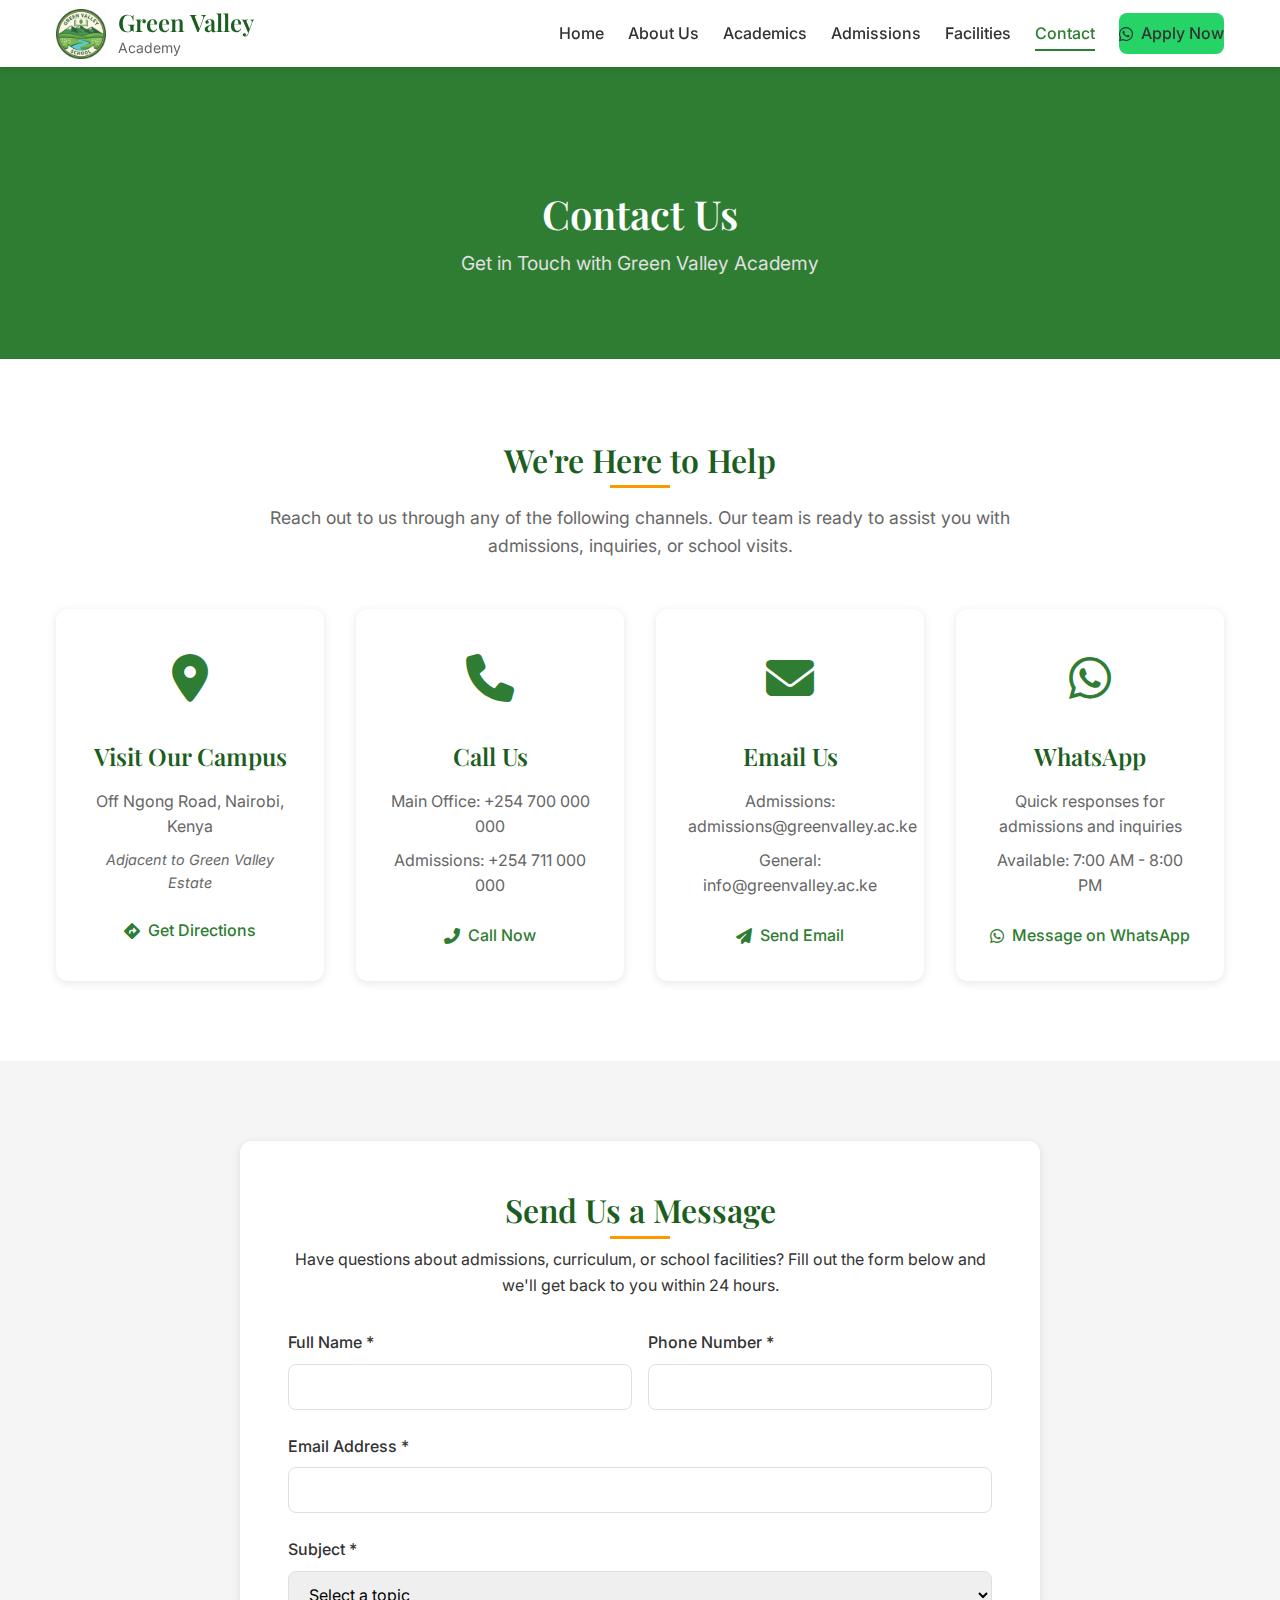
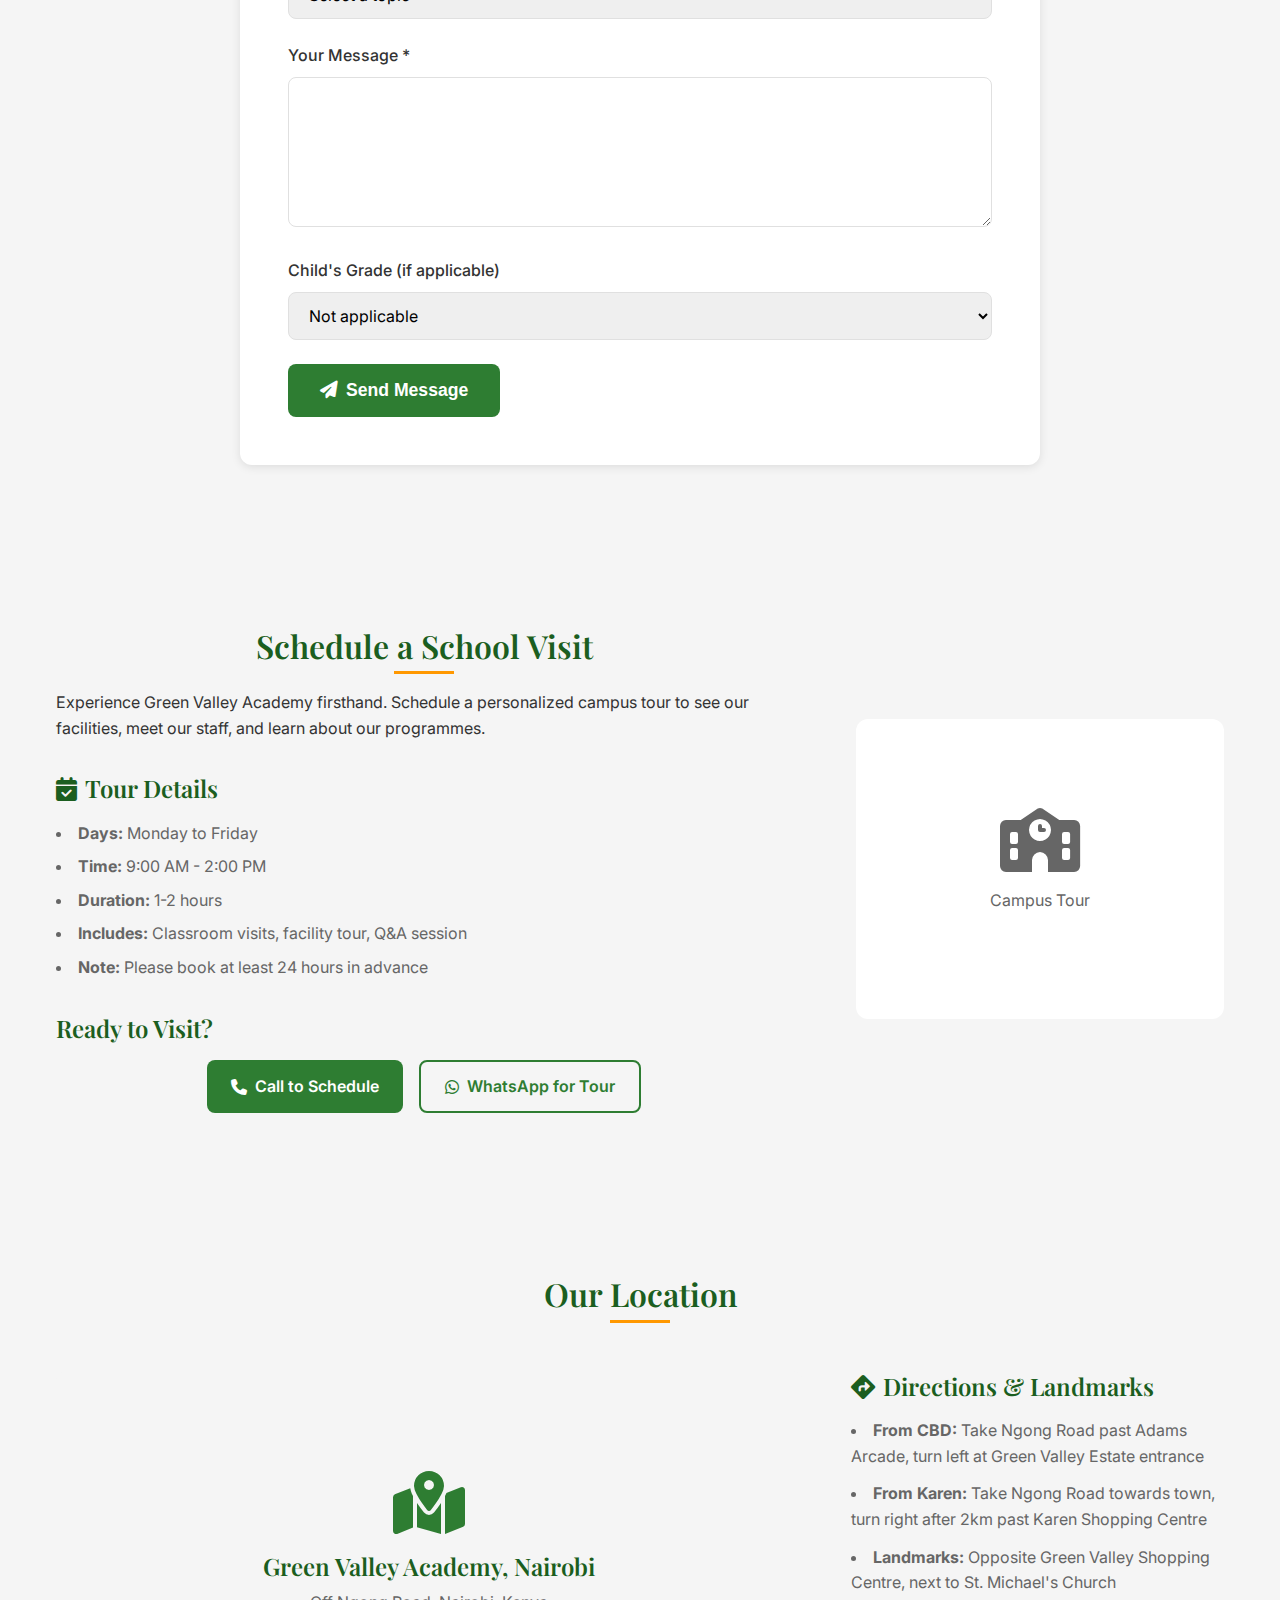
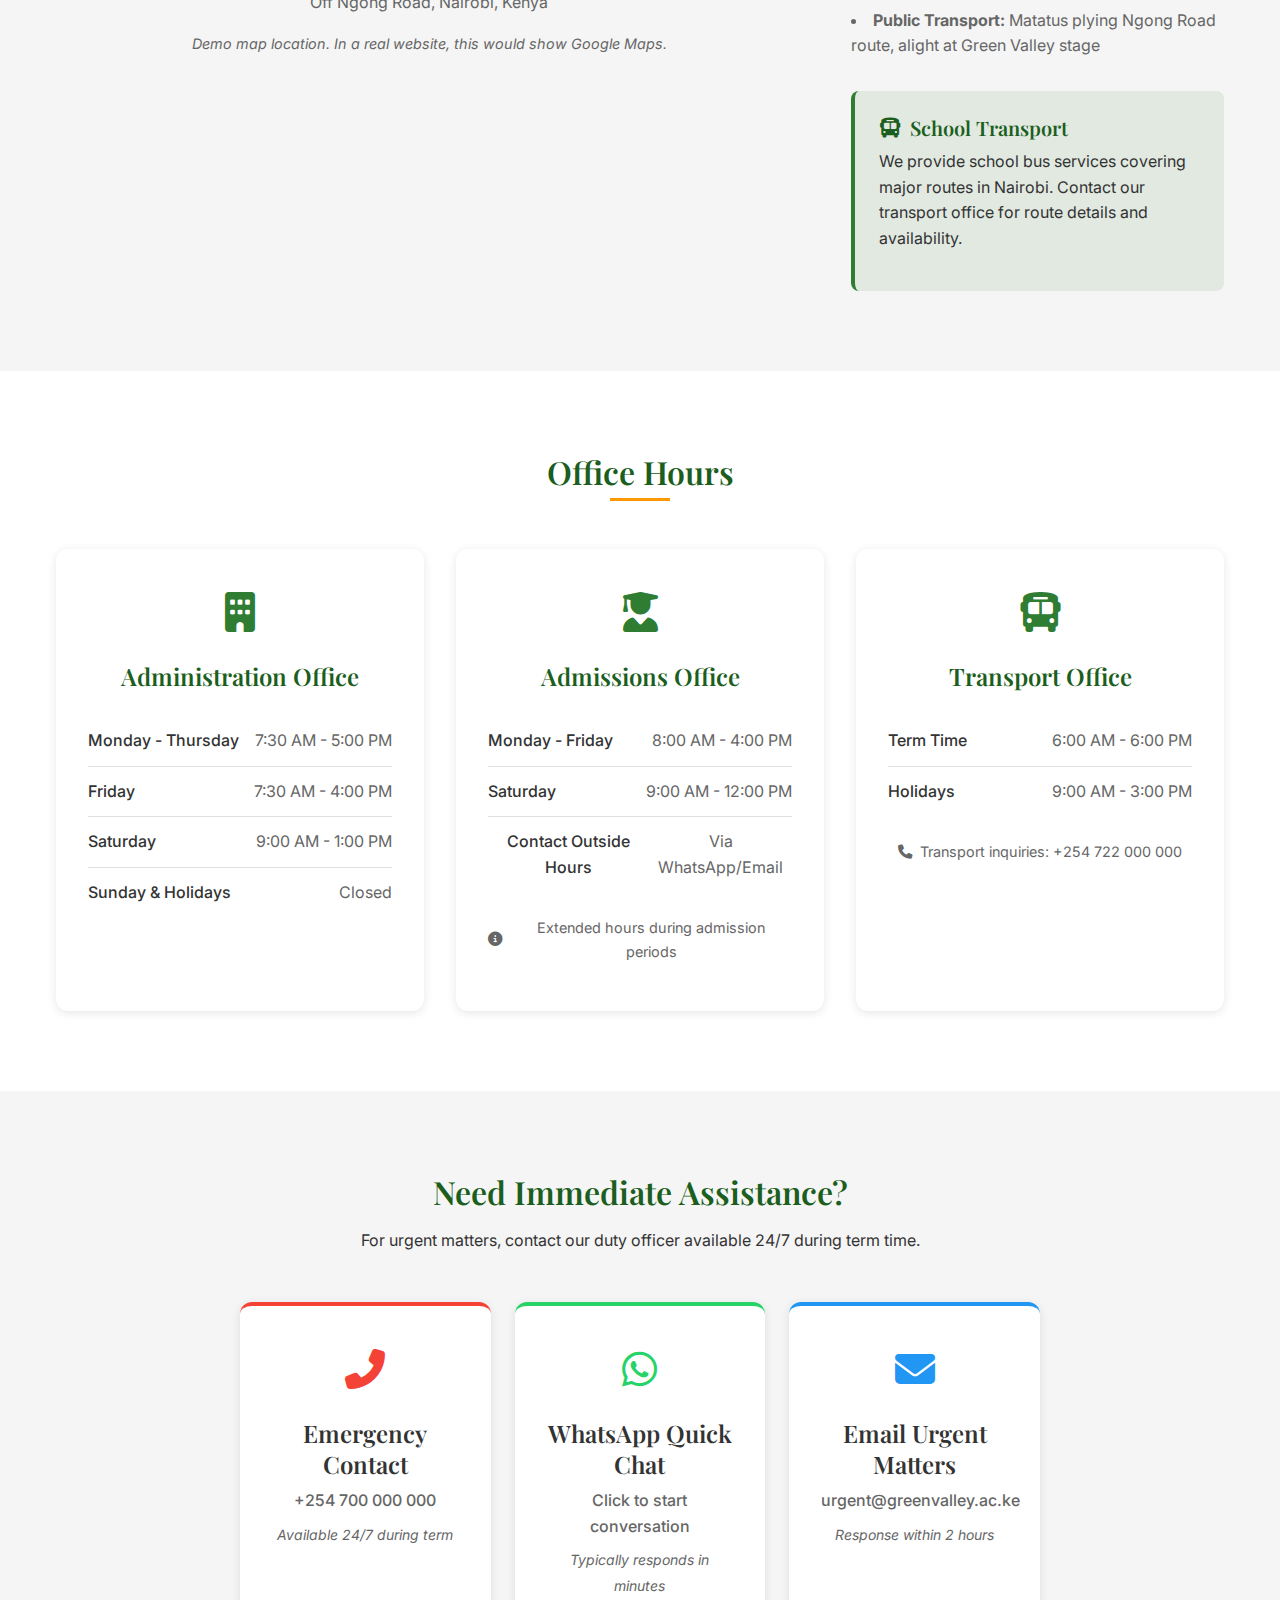
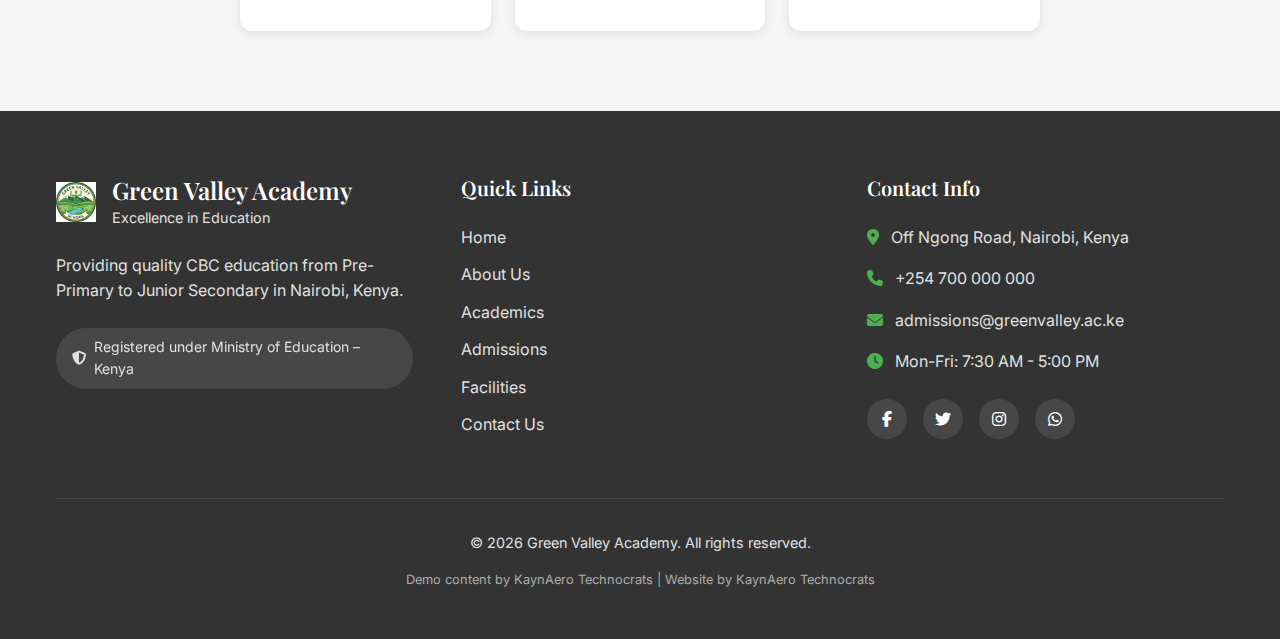
<file: pages/contact.html>
<!DOCTYPE html>
<html lang="en">
<head>
    <meta charset="UTF-8">
    <meta name="viewport" content="width=device-width, initial-scale=1.0">
    <title>Contact Us - Green Valley Academy | Nairobi, Kenya</title>
    <meta name="description" content="Contact Green Valley Academy for admissions, inquiries, or school visits. Located in Nairobi, Kenya. Phone, email, WhatsApp, and visit information.">
    <link rel="stylesheet" href="../css/style.css">
    <link rel="preconnect" href="https://fonts.googleapis.com">
    <link rel="preconnect" href="https://fonts.gstatic.com" crossorigin>
    <link href="https://fonts.googleapis.com/css2?family=Inter:wght@300;400;500;600;700&family=Playfair+Display:wght@400;500;600;700&display=swap" rel="stylesheet">
    <link rel="stylesheet" href="https://cdnjs.cloudflare.com/ajax/libs/font-awesome/6.4.0/css/all.min.css">
</head>
<body>
    <!-- NAVIGATION -->
    <nav class="navbar">
        <div class="container">
            <a href="../index.html" class="logo">
                <img src="../images/logo.png" alt="Green Valley Academy Logo" width="50">
                <div class="logo-text">
                    <h2>Green Valley</h2>
                    <p>Academy</p>
                </div>
            </a>
            <button class="nav-toggle" id="navToggle">
                <i class="fas fa-bars"></i>
            </button>
            <ul class="nav-menu" id="navMenu">
                <li><a href="../index.html">Home</a></li>
                <li><a href="about.html">About Us</a></li>
                <li><a href="academics.html">Academics</a></li>
                <li><a href="admissions.html">Admissions</a></li>
                <li><a href="facilities.html">Facilities</a></li>
                <li><a href="contact.html" class="active">Contact</a></li>
                <li><a href="https://wa.me/254700000000?text=Hello%20Green%20Valley%20Academy,%20I'm%20interested%20in%20admissions" class="btn-whatsapp-nav" target="_blank">
                    <i class="fab fa-whatsapp"></i> Apply Now
                </a></li>
            </ul>
        </div>
    </nav>

    <!-- PAGE HEADER -->
    <header class="page-header">
        <div class="container">
            <h1 class="page-title">Contact Us</h1>
            <p class="page-subtitle">Get in Touch with Green Valley Academy</p>
        </div>
    </header>

    <!-- CONTACT INFORMATION -->
    <section class="section contact-info">
        <div class="container">
            <div class="contact-overview">
                <h2 class="section-title">We're Here to Help</h2>
                <p class="section-subtitle">Reach out to us through any of the following channels. Our team is ready to assist you with admissions, inquiries, or school visits.</p>
            </div>
            
            <div class="contact-methods">
                <div class="contact-card">
                    <div class="contact-icon">
                        <i class="fas fa-map-marker-alt"></i>
                    </div>
                    <div class="contact-details">
                        <h3>Visit Our Campus</h3>
                        <p>Off Ngong Road, Nairobi, Kenya</p>
                        <p class="contact-note">Adjacent to Green Valley Estate</p>
                        <a href="#map" class="contact-link">
                            <i class="fas fa-directions"></i> Get Directions
                        </a>
                    </div>
                </div>
                
                <div class="contact-card">
                    <div class="contact-icon">
                        <i class="fas fa-phone"></i>
                    </div>
                    <div class="contact-details">
                        <h3>Call Us</h3>
                        <p>Main Office: +254 700 000 000</p>
                        <p>Admissions: +254 711 000 000</p>
                        <a href="tel:+254700000000" class="contact-link">
                            <i class="fas fa-phone-alt"></i> Call Now
                        </a>
                    </div>
                </div>
                
                <div class="contact-card">
                    <div class="contact-icon">
                        <i class="fas fa-envelope"></i>
                    </div>
                    <div class="contact-details">
                        <h3>Email Us</h3>
                        <p>Admissions: admissions@greenvalley.ac.ke</p>
                        <p>General: info@greenvalley.ac.ke</p>
                        <a href="mailto:admissions@greenvalley.ac.ke" class="contact-link">
                            <i class="fas fa-paper-plane"></i> Send Email
                        </a>
                    </div>
                </div>
                
                <div class="contact-card">
                    <div class="contact-icon">
                        <i class="fab fa-whatsapp"></i>
                    </div>
                    <div class="contact-details">
                        <h3>WhatsApp</h3>
                        <p>Quick responses for admissions and inquiries</p>
                        <p>Available: 7:00 AM - 8:00 PM</p>
                        <a href="https://wa.me/254700000000?text=Hello%20Green%20Valley%20Academy,%20I%20have%20a%20question" class="contact-link" target="_blank">
                            <i class="fab fa-whatsapp"></i> Message on WhatsApp
                        </a>
                    </div>
                </div>
            </div>
        </div>
    </section>

    <!-- CONTACT FORM -->
    <section class="section contact-form-section">
        <div class="container">
            <div class="form-container">
                <div class="form-intro">
                    <h2 class="section-title">Send Us a Message</h2>
                    <p>Have questions about admissions, curriculum, or school facilities? Fill out the form below and we'll get back to you within 24 hours.</p>
                </div>
                
                <form id="contactForm" class="contact-form">
                    <div class="form-row">
                        <div class="form-group">
                            <label for="name">Full Name *</label>
                            <input type="text" id="name" name="name" class="form-control" required>
                        </div>
                        
                        <div class="form-group">
                            <label for="phone">Phone Number *</label>
                            <input type="tel" id="phone" name="phone" class="form-control" required>
                        </div>
                    </div>
                    
                    <div class="form-group">
                        <label for="email">Email Address *</label>
                        <input type="email" id="email" name="email" class="form-control" required>
                    </div>
                    
                    <div class="form-group">
                        <label for="subject">Subject *</label>
                        <select id="subject" name="subject" class="form-control" required>
                            <option value="">Select a topic</option>
                            <option value="admissions">Admissions Inquiry</option>
                            <option value="fees">Fee Structure</option>
                            <option value="curriculum">Curriculum Questions</option>
                            <option value="visit">School Tour Request</option>
                            <option value="other">Other Inquiry</option>
                        </select>
                    </div>
                    
                    <div class="form-group">
                        <label for="message">Your Message *</label>
                        <textarea id="message" name="message" class="form-control" rows="5" required></textarea>
                    </div>
                    
                    <div class="form-group">
                        <label for="childGrade">Child's Grade (if applicable)</label>
                        <select id="childGrade" name="childGrade" class="form-control">
                            <option value="">Not applicable</option>
                            <option value="pp1">Pre-Primary 1 (PP1)</option>
                            <option value="pp2">Pre-Primary 2 (PP2)</option>
                            <option value="grade1">Grade 1</option>
                            <option value="grade2">Grade 2</option>
                            <option value="grade3">Grade 3</option>
                            <option value="grade4">Grade 4</option>
                            <option value="grade5">Grade 5</option>
                            <option value="grade6">Grade 6</option>
                            <option value="grade7">JSS Grade 7</option>
                            <option value="grade8">JSS Grade 8</option>
                            <option value="grade9">JSS Grade 9</option>
                        </select>
                    </div>
                    
                    <button type="submit" class="btn-primary btn-large">
                        <i class="fas fa-paper-plane"></i> Send Message
                    </button>
                </form>
            </div>
        </div>
    </section>

    <!-- SCHOOL VISIT -->
    <section class="section school-visit" id="visit">
        <div class="container">
            <div class="visit-content">
                <div class="visit-info">
                    <h2 class="section-title">Schedule a School Visit</h2>
                    <p>Experience Green Valley Academy firsthand. Schedule a personalized campus tour to see our facilities, meet our staff, and learn about our programmes.</p>
                    
                    <div class="visit-details">
                        <h3><i class="fas fa-calendar-check"></i> Tour Details</h3>
                        <ul>
                            <li><strong>Days:</strong> Monday to Friday</li>
                            <li><strong>Time:</strong> 9:00 AM - 2:00 PM</li>
                            <li><strong>Duration:</strong> 1-2 hours</li>
                            <li><strong>Includes:</strong> Classroom visits, facility tour, Q&A session</li>
                            <li><strong>Note:</strong> Please book at least 24 hours in advance</li>
                        </ul>
                    </div>
                    
                    <div class="visit-cta">
                        <h3>Ready to Visit?</h3>
                        <div class="cta-buttons">
                            <a href="tel:+254700000000" class="btn-primary">
                                <i class="fas fa-phone"></i> Call to Schedule
                            </a>
                            <a href="https://wa.me/254700000000?text=Hello,%20I'd%20like%20to%20schedule%20a%20school%20tour%20at%20Green%20Valley%20Academy" class="btn-secondary" target="_blank">
                                <i class="fab fa-whatsapp"></i> WhatsApp for Tour
                            </a>
                        </div>
                    </div>
                </div>
                
                <div class="visit-image">
                    <div class="image-placeholder">
                        <i class="fas fa-school"></i>
                        <p>Campus Tour</p>
                    </div>
                </div>
            </div>
        </div>
    </section>

    <!-- MAP & LOCATION -->
    <section class="section location-map" id="map">
        <div class="container">
            <h2 class="section-title">Our Location</h2>
            
            <div class="map-container">
                <div class="map-placeholder">
                    <div class="map-content">
                        <i class="fas fa-map-marked-alt"></i>
                        <h3>Green Valley Academy, Nairobi</h3>
                        <p>Off Ngong Road, Nairobi, Kenya</p>
                        <p class="map-note">Demo map location. In a real website, this would show Google Maps.</p>
                    </div>
                </div>
                
                <div class="location-details">
                    <h3><i class="fas fa-directions"></i> Directions & Landmarks</h3>
                    <ul>
                        <li><strong>From CBD:</strong> Take Ngong Road past Adams Arcade, turn left at Green Valley Estate entrance</li>
                        <li><strong>From Karen:</strong> Take Ngong Road towards town, turn right after 2km past Karen Shopping Centre</li>
                        <li><strong>Landmarks:</strong> Opposite Green Valley Shopping Centre, next to St. Michael's Church</li>
                        <li><strong>Public Transport:</strong> Matatus plying Ngong Road route, alight at Green Valley stage</li>
                    </ul>
                    
                    <div class="transport-info">
                        <h4><i class="fas fa-bus"></i> School Transport</h4>
                        <p>We provide school bus services covering major routes in Nairobi. Contact our transport office for route details and availability.</p>
                    </div>
                </div>
            </div>
        </div>
    </section>

    <!-- OFFICE HOURS -->
    <section class="section office-hours">
        <div class="container">
            <h2 class="section-title">Office Hours</h2>
            
            <div class="hours-container">
                <div class="hours-card">
                    <div class="hours-icon">
                        <i class="fas fa-building"></i>
                    </div>
                    <h3>Administration Office</h3>
                    <div class="hours-list">
                        <div class="hour-item">
                            <span class="day">Monday - Thursday</span>
                            <span class="time">7:30 AM - 5:00 PM</span>
                        </div>
                        <div class="hour-item">
                            <span class="day">Friday</span>
                            <span class="time">7:30 AM - 4:00 PM</span>
                        </div>
                        <div class="hour-item">
                            <span class="day">Saturday</span>
                            <span class="time">9:00 AM - 1:00 PM</span>
                        </div>
                        <div class="hour-item">
                            <span class="day">Sunday & Holidays</span>
                            <span class="time">Closed</span>
                        </div>
                    </div>
                </div>
                
                <div class="hours-card">
                    <div class="hours-icon">
                        <i class="fas fa-user-graduate"></i>
                    </div>
                    <h3>Admissions Office</h3>
                    <div class="hours-list">
                        <div class="hour-item">
                            <span class="day">Monday - Friday</span>
                            <span class="time">8:00 AM - 4:00 PM</span>
                        </div>
                        <div class="hour-item">
                            <span class="day">Saturday</span>
                            <span class="time">9:00 AM - 12:00 PM</span>
                        </div>
                        <div class="hour-item">
                            <span class="day">Contact Outside Hours</span>
                            <span class="time">Via WhatsApp/Email</span>
                        </div>
                    </div>
                    <p class="hours-note"><i class="fas fa-info-circle"></i> Extended hours during admission periods</p>
                </div>
                
                <div class="hours-card">
                    <div class="hours-icon">
                        <i class="fas fa-bus"></i>
                    </div>
                    <h3>Transport Office</h3>
                    <div class="hours-list">
                        <div class="hour-item">
                            <span class="day">Term Time</span>
                            <span class="time">6:00 AM - 6:00 PM</span>
                        </div>
                        <div class="hour-item">
                            <span class="day">Holidays</span>
                            <span class="time">9:00 AM - 3:00 PM</span>
                        </div>
                    </div>
                    <p class="hours-note"><i class="fas fa-phone"></i> Transport inquiries: +254 722 000 000</p>
                </div>
            </div>
        </div>
    </section>

    <!-- QUICK CONTACT CTA -->
    <section class="section quick-contact">
        <div class="container">
            <div class="quick-contact-content">
                <h2>Need Immediate Assistance?</h2>
                <p>For urgent matters, contact our duty officer available 24/7 during term time.</p>
                
                <div class="quick-contact-options">
                    <a href="tel:+254700000000" class="quick-contact-card emergency">
                        <div class="quick-icon">
                            <i class="fas fa-phone-alt"></i>
                        </div>
                        <div class="quick-info">
                            <h3>Emergency Contact</h3>
                            <p>+254 700 000 000</p>
                            <span class="quick-note">Available 24/7 during term</span>
                        </div>
                    </a>
                    
                    <a href="https://wa.me/254700000000" class="quick-contact-card whatsapp" target="_blank">
                        <div class="quick-icon">
                            <i class="fab fa-whatsapp"></i>
                        </div>
                        <div class="quick-info">
                            <h3>WhatsApp Quick Chat</h3>
                            <p>Click to start conversation</p>
                            <span class="quick-note">Typically responds in minutes</span>
                        </div>
                    </a>
                    
                    <a href="mailto:info@greenvalley.ac.ke" class="quick-contact-card email">
                        <div class="quick-icon">
                            <i class="fas fa-envelope"></i>
                        </div>
                        <div class="quick-info">
                            <h3>Email Urgent Matters</h3>
                            <p>urgent@greenvalley.ac.ke</p>
                            <span class="quick-note">Response within 2 hours</span>
                        </div>
                    </a>
                </div>
            </div>
        </div>
    </section>

    <!-- FOOTER -->
    <footer class="footer">
        <div class="container">
            <div class="footer-grid">
                <div class="footer-col">
                    <div class="footer-logo">
                        <img src="../images/logo.png" alt="Green Valley Academy Logo" width="40">
                        <div class="footer-logo-text">
                            <h3>Green Valley Academy</h3>
                            <p>Excellence in Education</p>
                        </div>
                    </div>
                    <p class="footer-description">
                        Providing quality CBC education from Pre-Primary to Junior Secondary in Nairobi, Kenya.
                    </p>
                    <div class="footer-badge">
                        <span class="badge"><i class="fas fa-shield-alt"></i> Registered under Ministry of Education – Kenya</span>
                    </div>
                </div>
                
                <div class="footer-col">
                    <h4>Quick Links</h4>
                    <ul class="footer-links">
                        <li><a href="../index.html">Home</a></li>
                        <li><a href="about.html">About Us</a></li>
                        <li><a href="academics.html">Academics</a></li>
                        <li><a href="admissions.html">Admissions</a></li>
                        <li><a href="facilities.html">Facilities</a></li>
                        <li><a href="contact.html">Contact Us</a></li>
                    </ul>
                </div>
                
                <div class="footer-col">
                    <h4>Contact Info</h4>
                    <ul class="footer-contact">
                        <li><i class="fas fa-map-marker-alt"></i> Off Ngong Road, Nairobi, Kenya</li>
                        <li><i class="fas fa-phone"></i> +254 700 000 000</li>
                        <li><i class="fas fa-envelope"></i> admissions@greenvalley.ac.ke</li>
                        <li><i class="fas fa-clock"></i> Mon-Fri: 7:30 AM - 5:00 PM</li>
                    </ul>
                    <div class="footer-social">
                        <a href="#"><i class="fab fa-facebook-f"></i></a>
                        <a href="#"><i class="fab fa-twitter"></i></a>
                        <a href="#"><i class="fab fa-instagram"></i></a>
                        <a href="https://wa.me/254700000000" target="_blank"><i class="fab fa-whatsapp"></i></a>
                    </div>
                </div>
            </div>
            
            <div class="footer-bottom">
                <div class="footer-copyright">
                    <p>&copy; 2024 Green Valley Academy. All rights reserved.</p>
                    <p class="demo-label">Demo content by KaynAero Technocrats | Website by KaynAero Technocrats</p>
                </div>
            </div>
        </div>
    </footer>

    <script src="../js/script.js"></script>
    
    <style>
        /* Contact Page Specific Styles */
        .contact-methods {
            display: grid;
            grid-template-columns: repeat(auto-fit, minmax(250px, 1fr));
            gap: 2rem;
            margin-top: 3rem;
        }
        
        .contact-card {
            background-color: var(--white);
            padding: 2rem;
            border-radius: var(--radius-lg);
            box-shadow: var(--shadow);
            text-align: center;
            transition: transform 0.3s ease;
        }
        
        .contact-card:hover {
            transform: translateY(-5px);
        }
        
        .contact-icon {
            font-size: 3rem;
            color: var(--primary-color);
            margin-bottom: 1.5rem;
        }
        
        .contact-details h3 {
            margin-bottom: 1rem;
            color: var(--primary-dark);
        }
        
        .contact-details p {
            margin-bottom: 0.5rem;
            color: var(--gray-color);
        }
        
        .contact-note {
            font-size: 0.9rem;
            color: var(--gray-color);
            font-style: italic;
        }
        
        .contact-link {
            display: inline-flex;
            align-items: center;
            gap: 0.5rem;
            margin-top: 1rem;
            color: var(--primary-color);
            font-weight: 500;
            text-decoration: none;
        }
        
        .contact-link:hover {
            color: var(--primary-dark);
        }
        
        .form-container {
            max-width: 800px;
            margin: 0 auto;
            background-color: var(--white);
            padding: 3rem;
            border-radius: var(--radius-lg);
            box-shadow: var(--shadow);
        }
        
        .form-intro {
            text-align: center;
            margin-bottom: 2rem;
        }
        
        .form-intro .section-title {
            margin-bottom: 0.5rem;
        }
        
        .contact-form {
            margin-top: 2rem;
        }
        
        .school-visit {
            background-color: var(--light-color);
        }
        
        .visit-content {
            display: grid;
            grid-template-columns: 2fr 1fr;
            gap: 4rem;
            align-items: center;
        }
        
        .visit-image .image-placeholder {
            height: 300px;
            background-color: var(--white);
            border-radius: var(--radius-lg);
            display: flex;
            flex-direction: column;
            align-items: center;
            justify-content: center;
            color: var(--gray-color);
            font-size: 4rem;
        }
        
        .visit-image .image-placeholder p {
            margin-top: 1rem;
            font-size: 1rem;
        }
        
        .visit-details {
            margin: 2rem 0;
        }
        
        .visit-details h3 {
            display: flex;
            align-items: center;
            gap: 0.5rem;
            margin-bottom: 1rem;
            color: var(--primary-dark);
        }
        
        .visit-details ul {
            list-style-position: inside;
            color: var(--gray-color);
        }
        
        .visit-details li {
            margin-bottom: 0.5rem;
        }
        
        .visit-cta {
            margin-top: 2rem;
        }
        
        .visit-cta h3 {
            margin-bottom: 1rem;
        }
        
        .visit-cta .cta-buttons {
            display: flex;
            gap: 1rem;
            flex-wrap: wrap;
        }
        
        .map-container {
            display: grid;
            grid-template-columns: 2fr 1fr;
            gap: 3rem;
            margin-top: 3rem;
        }
        
        .map-placeholder {
            background-color: var(--light-color);
            height: 400px;
            border-radius: var(--radius-lg);
            display: flex;
            flex-direction: column;
            align-items: center;
            justify-content: center;
            color: var(--gray-color);
        }
        
        .map-content {
            text-align: center;
        }
        
        .map-content i {
            font-size: 4rem;
            margin-bottom: 1rem;
            color: var(--primary-color);
        }
        
        .map-content h3 {
            margin-bottom: 0.5rem;
            color: var(--primary-dark);
        }
        
        .map-note {
            margin-top: 1rem;
            font-size: 0.9rem;
            color: var(--gray-color);
            font-style: italic;
        }
        
        .location-details h3 {
            display: flex;
            align-items: center;
            gap: 0.5rem;
            margin-bottom: 1rem;
            color: var(--primary-dark);
        }
        
        .location-details ul {
            list-style-position: inside;
            margin-bottom: 2rem;
            color: var(--gray-color);
        }
        
        .location-details li {
            margin-bottom: 0.75rem;
        }
        
        .transport-info {
            background-color: rgba(46, 125, 50, 0.1);
            padding: 1.5rem;
            border-radius: var(--radius);
            border-left: 4px solid var(--primary-color);
        }
        
        .transport-info h4 {
            display: flex;
            align-items: center;
            gap: 0.5rem;
            margin-bottom: 0.5rem;
            color: var(--primary-dark);
        }
        
        .hours-container {
            display: grid;
            grid-template-columns: repeat(auto-fit, minmax(300px, 1fr));
            gap: 2rem;
            margin-top: 3rem;
        }
        
        .hours-card {
            background-color: var(--white);
            padding: 2rem;
            border-radius: var(--radius-lg);
            box-shadow: var(--shadow);
            text-align: center;
        }
        
        .hours-icon {
            font-size: 2.5rem;
            color: var(--primary-color);
            margin-bottom: 1rem;
        }
        
        .hours-card h3 {
            margin-bottom: 1.5rem;
            color: var(--primary-dark);
        }
        
        .hours-list {
            margin-bottom: 1.5rem;
        }
        
        .hour-item {
            display: flex;
            justify-content: space-between;
            padding: 0.75rem 0;
            border-bottom: 1px solid var(--light-gray);
        }
        
        .hour-item:last-child {
            border-bottom: none;
        }
        
        .day {
            font-weight: 500;
        }
        
        .time {
            color: var(--gray-color);
        }
        
        .hours-note {
            font-size: 0.9rem;
            color: var(--gray-color);
            margin-top: 1rem;
            display: flex;
            align-items: center;
            justify-content: center;
            gap: 0.5rem;
        }
        
        .quick-contact-content {
            text-align: center;
            max-width: 800px;
            margin: 0 auto;
        }
        
        .quick-contact-options {
            display: grid;
            grid-template-columns: repeat(auto-fit, minmax(250px, 1fr));
            gap: 1.5rem;
            margin-top: 3rem;
        }
        
        .quick-contact-card {
            background-color: var(--white);
            padding: 2rem;
            border-radius: var(--radius-lg);
            box-shadow: var(--shadow);
            text-decoration: none;
            transition: all 0.3s ease;
            border-top: 4px solid transparent;
        }
        
        .quick-contact-card:hover {
            transform: translateY(-5px);
            box-shadow: var(--shadow-lg);
        }
        
        .quick-contact-card.emergency {
            border-top-color: var(--danger);
        }
        
        .quick-contact-card.whatsapp {
            border-top-color: #25D366;
        }
        
        .quick-contact-card.email {
            border-top-color: var(--accent-color);
        }
        
        .quick-icon {
            font-size: 2.5rem;
            margin-bottom: 1rem;
        }
        
        .quick-contact-card.emergency .quick-icon {
            color: var(--danger);
        }
        
        .quick-contact-card.whatsapp .quick-icon {
            color: #25D366;
        }
        
        .quick-contact-card.email .quick-icon {
            color: var(--accent-color);
        }
        
        .quick-info h3 {
            margin-bottom: 0.5rem;
            color: var(--dark-color);
        }
        
        .quick-info p {
            color: var(--gray-color);
            margin-bottom: 0.5rem;
            font-weight: 500;
        }
        
        .quick-note {
            font-size: 0.875rem;
            color: var(--gray-color);
            font-style: italic;
        }
        
        @media (max-width: 992px) {
            .visit-content,
            .map-container {
                grid-template-columns: 1fr;
                gap: 2rem;
            }
            
            .visit-image .image-placeholder {
                height: 200px;
                order: -1;
            }
            
            .form-container {
                padding: 2rem;
            }
        }
        
        @media (max-width: 768px) {
            .contact-methods,
            .hours-container,
            .quick-contact-options {
                grid-template-columns: 1fr;
            }
            
            .visit-cta .cta-buttons {
                flex-direction: column;
            }
            
            .form-container {
                padding: 1.5rem;
            }
        }
        
        @media (max-width: 480px) {
            .contact-card,
            .hours-card,
            .quick-contact-card {
                padding: 1.5rem;
            }
            
            .map-placeholder {
                height: 300px;
            }
            
            .hour-item {
                flex-direction: column;
                text-align: center;
                gap: 0.25rem;
            }
        }
    </style>
</body>
</html>
</file>
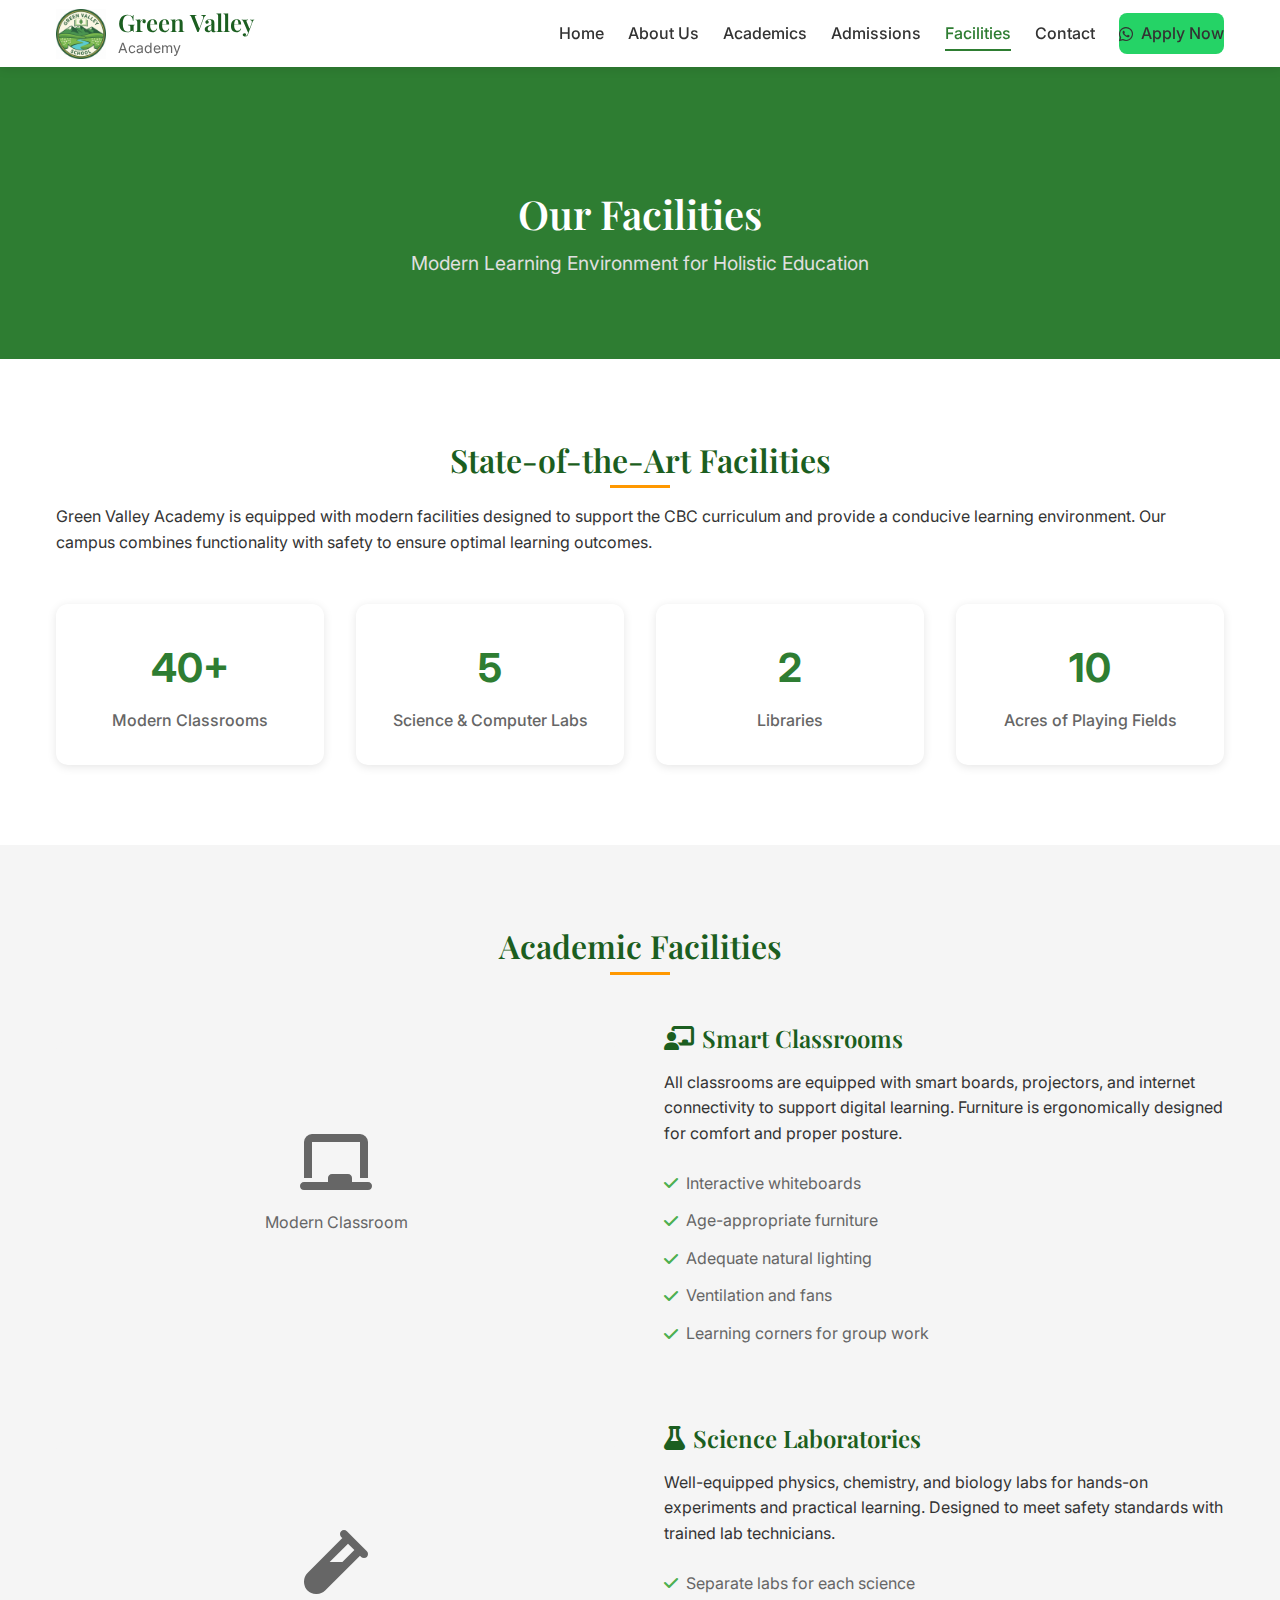
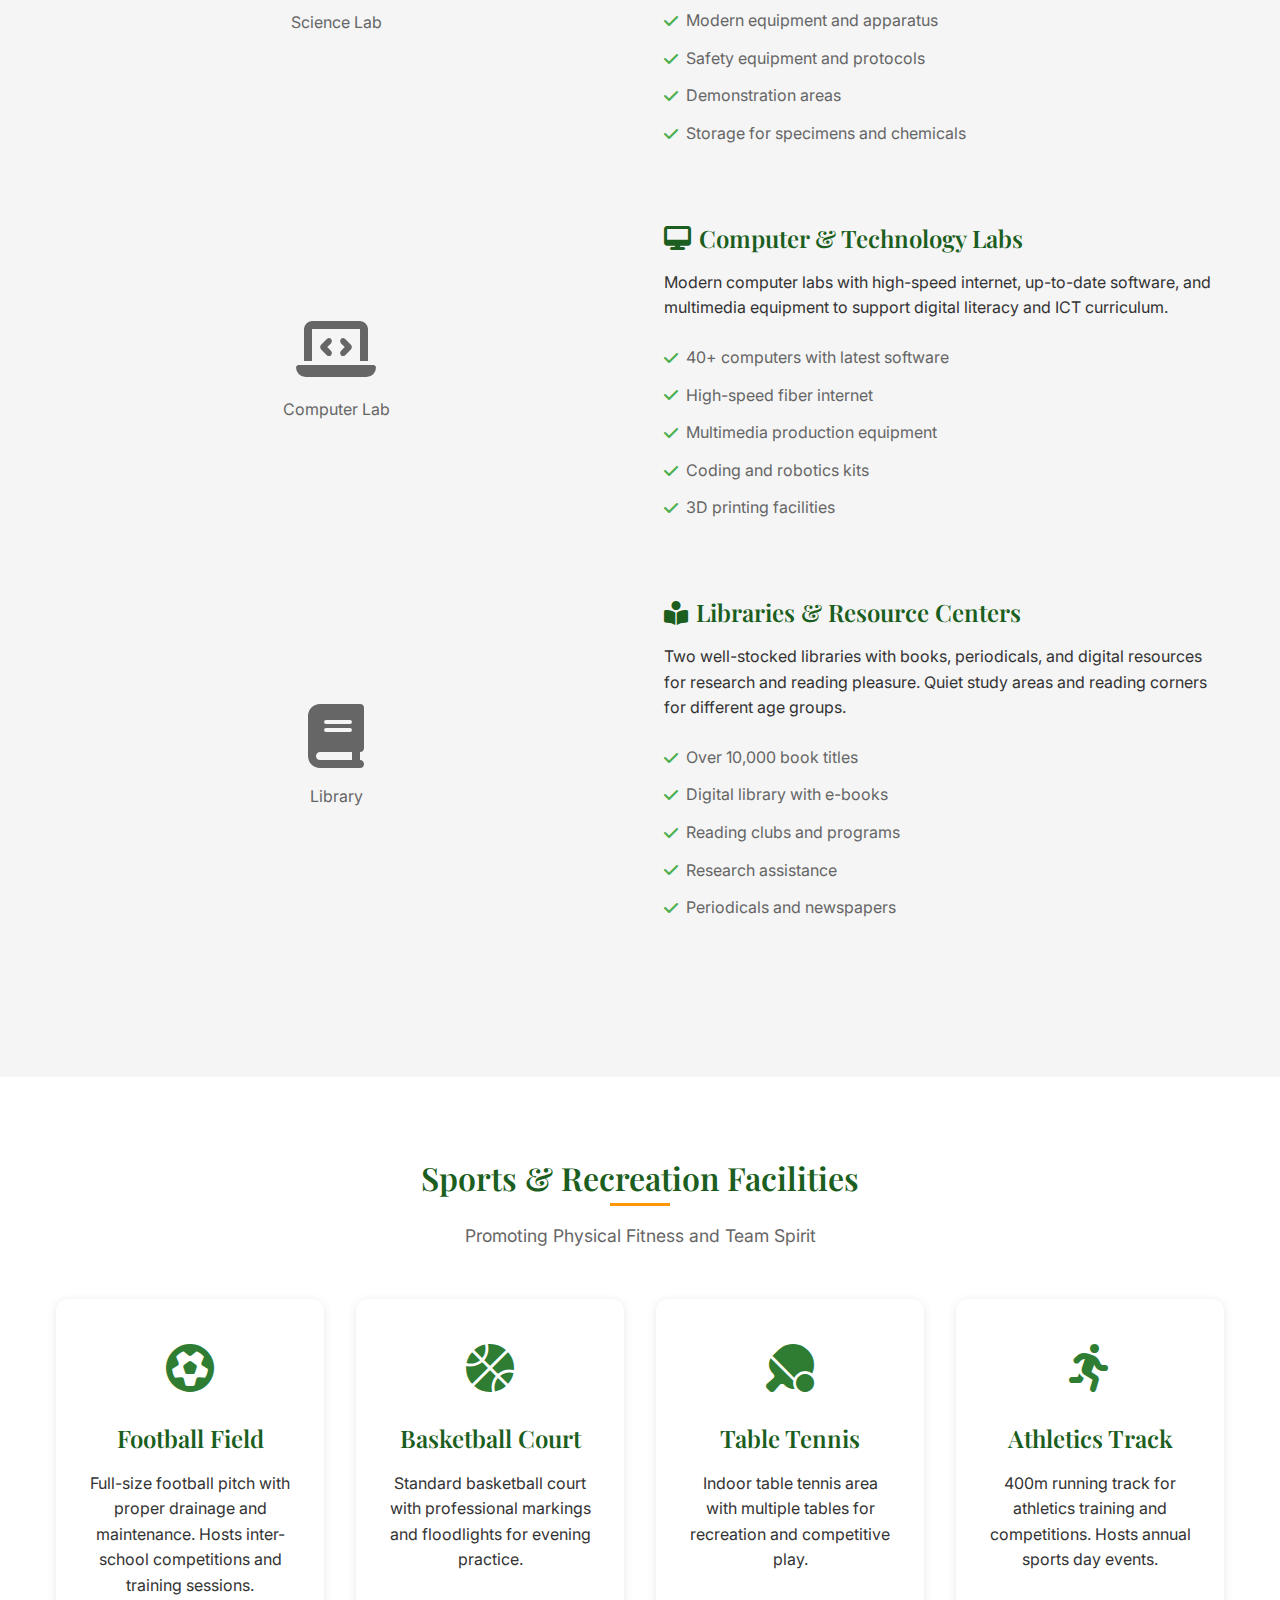
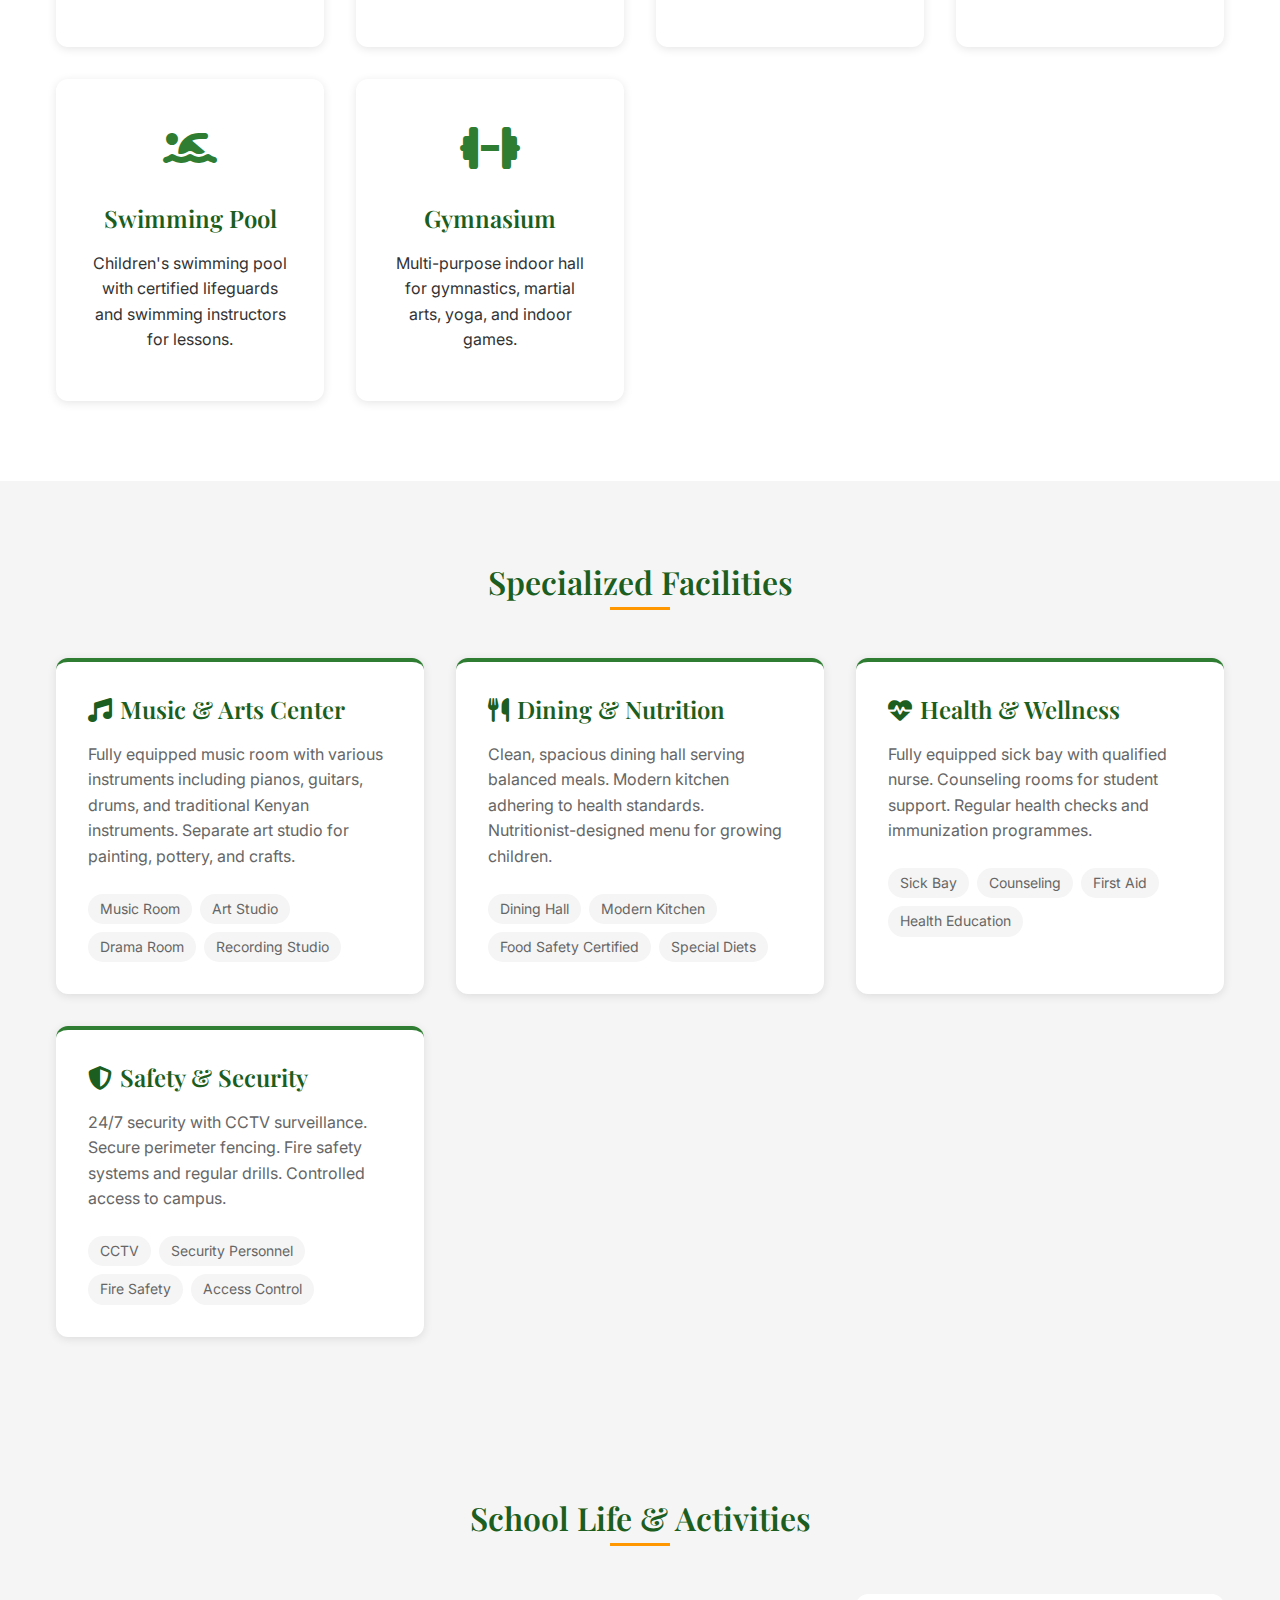
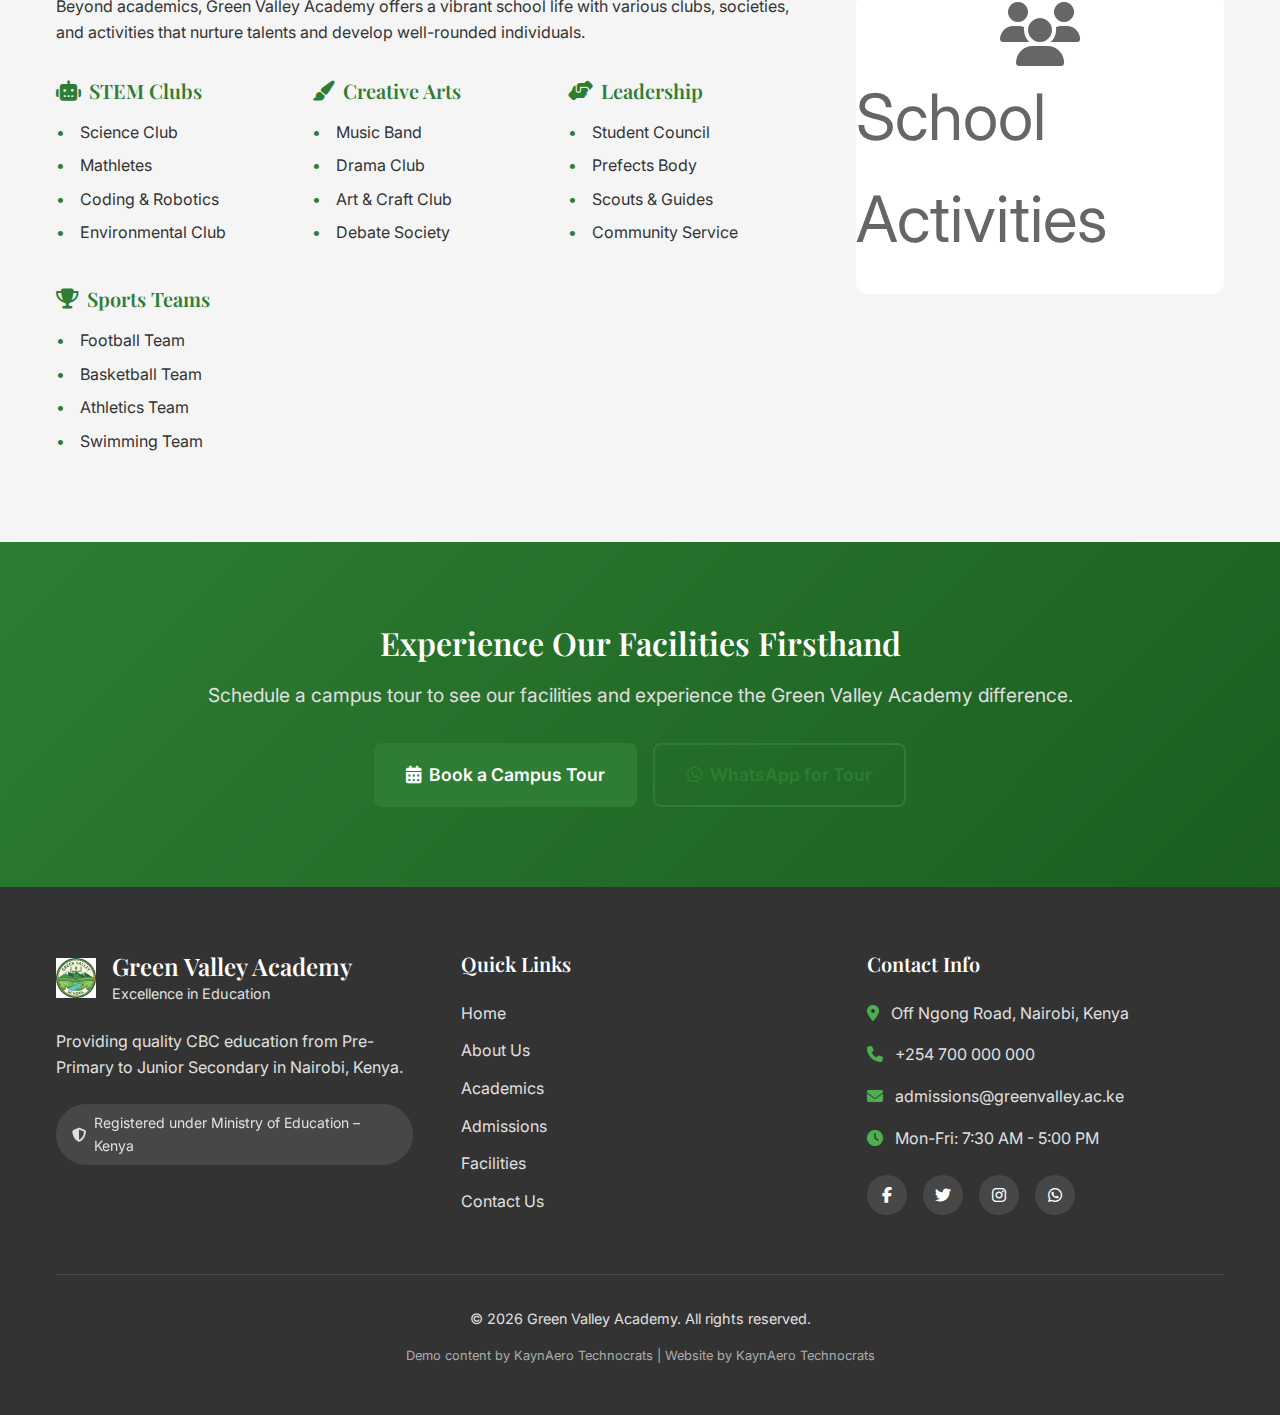
<file: pages/facilities.html>
<!DOCTYPE html>
<html lang="en">
<head>
    <meta charset="UTF-8">
    <meta name="viewport" content="width=device-width, initial-scale=1.0">
    <title>Facilities - Green Valley Academy | Classrooms, Labs, Library & Sports</title>
    <meta name="description" content="Explore Green Valley Academy's modern facilities: classrooms, science labs, library, sports fields, and more for holistic education.">
    <link rel="stylesheet" href="../css/style.css">
    <link rel="preconnect" href="https://fonts.googleapis.com">
    <link rel="preconnect" href="https://fonts.gstatic.com" crossorigin>
    <link href="https://fonts.googleapis.com/css2?family=Inter:wght@300;400;500;600;700&family=Playfair+Display:wght@400;500;600;700&display=swap" rel="stylesheet">
    <link rel="stylesheet" href="https://cdnjs.cloudflare.com/ajax/libs/font-awesome/6.4.0/css/all.min.css">
</head>
<body>
    <!-- NAVIGATION -->
    <nav class="navbar">
        <div class="container">
            <a href="../index.html" class="logo">
                <img src="../images/logo.png" alt="Green Valley Academy Logo" width="50">
                <div class="logo-text">
                    <h2>Green Valley</h2>
                    <p>Academy</p>
                </div>
            </a>
            <button class="nav-toggle" id="navToggle">
                <i class="fas fa-bars"></i>
            </button>
            <ul class="nav-menu" id="navMenu">
                <li><a href="../index.html">Home</a></li>
                <li><a href="about.html">About Us</a></li>
                <li><a href="academics.html">Academics</a></li>
                <li><a href="admissions.html">Admissions</a></li>
                <li><a href="facilities.html" class="active">Facilities</a></li>
                <li><a href="contact.html">Contact</a></li>
                <li><a href="https://wa.me/254700000000?text=Hello%20Green%20Valley%20Academy,%20I'm%20interested%20in%20admissions" class="btn-whatsapp-nav" target="_blank">
                    <i class="fab fa-whatsapp"></i> Apply Now
                </a></li>
            </ul>
        </div>
    </nav>

    <!-- PAGE HEADER -->
    <header class="page-header">
        <div class="container">
            <h1 class="page-title">Our Facilities</h1>
            <p class="page-subtitle">Modern Learning Environment for Holistic Education</p>
        </div>
    </header>

    <!-- FACILITIES OVERVIEW -->
    <section class="section">
        <div class="container">
            <div class="section-intro">
                <h2 class="section-title">State-of-the-Art Facilities</h2>
                <p>Green Valley Academy is equipped with modern facilities designed to support the CBC curriculum and provide a conducive learning environment. Our campus combines functionality with safety to ensure optimal learning outcomes.</p>
            </div>
            
            <div class="facilities-highlights">
                <div class="highlight-stats">
                    <div class="stat-item">
                        <div class="stat-number">40+</div>
                        <div class="stat-label">Modern Classrooms</div>
                    </div>
                    <div class="stat-item">
                        <div class="stat-number">5</div>
                        <div class="stat-label">Science & Computer Labs</div>
                    </div>
                    <div class="stat-item">
                        <div class="stat-number">2</div>
                        <div class="stat-label">Libraries</div>
                    </div>
                    <div class="stat-item">
                        <div class="stat-number">10</div>
                        <div class="stat-label">Acres of Playing Fields</div>
                    </div>
                </div>
            </div>
        </div>
    </section>

    <!-- ACADEMIC FACILITIES -->
    <section class="section academic-facilities">
        <div class="container">
            <h2 class="section-title">Academic Facilities</h2>
            
            <div class="facilities-grid">
                <div class="facility-card">
                    <div class="facility-image">
                        <div class="image-placeholder">
                            <i class="fas fa-chalkboard"></i>
                            <p>Modern Classroom</p>
                        </div>
                    </div>
                    <div class="facility-content">
                        <h3><i class="fas fa-chalkboard-teacher"></i> Smart Classrooms</h3>
                        <p>All classrooms are equipped with smart boards, projectors, and internet connectivity to support digital learning. Furniture is ergonomically designed for comfort and proper posture.</p>
                        <ul class="facility-features">
                            <li><i class="fas fa-check"></i> Interactive whiteboards</li>
                            <li><i class="fas fa-check"></i> Age-appropriate furniture</li>
                            <li><i class="fas fa-check"></i> Adequate natural lighting</li>
                            <li><i class="fas fa-check"></i> Ventilation and fans</li>
                            <li><i class="fas fa-check"></i> Learning corners for group work</li>
                        </ul>
                    </div>
                </div>
                
                <div class="facility-card reverse">
                    <div class="facility-content">
                        <h3><i class="fas fa-flask"></i> Science Laboratories</h3>
                        <p>Well-equipped physics, chemistry, and biology labs for hands-on experiments and practical learning. Designed to meet safety standards with trained lab technicians.</p>
                        <ul class="facility-features">
                            <li><i class="fas fa-check"></i> Separate labs for each science</li>
                            <li><i class="fas fa-check"></i> Modern equipment and apparatus</li>
                            <li><i class="fas fa-check"></i> Safety equipment and protocols</li>
                            <li><i class="fas fa-check"></i> Demonstration areas</li>
                            <li><i class="fas fa-check"></i> Storage for specimens and chemicals</li>
                        </ul>
                    </div>
                    <div class="facility-image">
                        <div class="image-placeholder">
                            <i class="fas fa-vial"></i>
                            <p>Science Lab</p>
                        </div>
                    </div>
                </div>
                
                <div class="facility-card">
                    <div class="facility-image">
                        <div class="image-placeholder">
                            <i class="fas fa-laptop-code"></i>
                            <p>Computer Lab</p>
                        </div>
                    </div>
                    <div class="facility-content">
                        <h3><i class="fas fa-desktop"></i> Computer & Technology Labs</h3>
                        <p>Modern computer labs with high-speed internet, up-to-date software, and multimedia equipment to support digital literacy and ICT curriculum.</p>
                        <ul class="facility-features">
                            <li><i class="fas fa-check"></i> 40+ computers with latest software</li>
                            <li><i class="fas fa-check"></i> High-speed fiber internet</li>
                            <li><i class="fas fa-check"></i> Multimedia production equipment</li>
                            <li><i class="fas fa-check"></i> Coding and robotics kits</li>
                            <li><i class="fas fa-check"></i> 3D printing facilities</li>
                        </ul>
                    </div>
                </div>
                
                <div class="facility-card reverse">
                    <div class="facility-content">
                        <h3><i class="fas fa-book-reader"></i> Libraries & Resource Centers</h3>
                        <p>Two well-stocked libraries with books, periodicals, and digital resources for research and reading pleasure. Quiet study areas and reading corners for different age groups.</p>
                        <ul class="facility-features">
                            <li><i class="fas fa-check"></i> Over 10,000 book titles</li>
                            <li><i class="fas fa-check"></i> Digital library with e-books</li>
                            <li><i class="fas fa-check"></i> Reading clubs and programs</li>
                            <li><i class="fas fa-check"></i> Research assistance</li>
                            <li><i class="fas fa-check"></i> Periodicals and newspapers</li>
                        </ul>
                    </div>
                    <div class="facility-image">
                        <div class="image-placeholder">
                            <i class="fas fa-book"></i>
                            <p>Library</p>
                        </div>
                    </div>
                </div>
            </div>
        </div>
    </section>

    <!-- SPORTS & RECREATION -->
    <section class="section sports-facilities">
        <div class="container">
            <h2 class="section-title">Sports & Recreation Facilities</h2>
            <p class="section-subtitle">Promoting Physical Fitness and Team Spirit</p>
            
            <div class="sports-grid">
                <div class="sport-card">
                    <div class="sport-icon">
                        <i class="fas fa-futbol"></i>
                    </div>
                    <h3>Football Field</h3>
                    <p>Full-size football pitch with proper drainage and maintenance. Hosts inter-school competitions and training sessions.</p>
                </div>
                
                <div class="sport-card">
                    <div class="sport-icon">
                        <i class="fas fa-basketball-ball"></i>
                    </div>
                    <h3>Basketball Court</h3>
                    <p>Standard basketball court with professional markings and floodlights for evening practice.</p>
                </div>
                
                <div class="sport-card">
                    <div class="sport-icon">
                        <i class="fas fa-table-tennis"></i>
                    </div>
                    <h3>Table Tennis</h3>
                    <p>Indoor table tennis area with multiple tables for recreation and competitive play.</p>
                </div>
                
                <div class="sport-card">
                    <div class="sport-icon">
                        <i class="fas fa-running"></i>
                    </div>
                    <h3>Athletics Track</h3>
                    <p>400m running track for athletics training and competitions. Hosts annual sports day events.</p>
                </div>
                
                <div class="sport-card">
                    <div class="sport-icon">
                        <i class="fas fa-swimmer"></i>
                    </div>
                    <h3>Swimming Pool</h3>
                    <p>Children's swimming pool with certified lifeguards and swimming instructors for lessons.</p>
                </div>
                
                <div class="sport-card">
                    <div class="sport-icon">
                        <i class="fas fa-dumbbell"></i>
                    </div>
                    <h3>Gymnasium</h3>
                    <p>Multi-purpose indoor hall for gymnastics, martial arts, yoga, and indoor games.</p>
                </div>
            </div>
        </div>
    </section>

    <!-- SPECIALIZED FACILITIES -->
    <section class="section specialized-facilities">
        <div class="container">
            <h2 class="section-title">Specialized Facilities</h2>
            
            <div class="specialized-grid">
                <div class="specialized-card">
                    <h3><i class="fas fa-music"></i> Music & Arts Center</h3>
                    <p>Fully equipped music room with various instruments including pianos, guitars, drums, and traditional Kenyan instruments. Separate art studio for painting, pottery, and crafts.</p>
                    <div class="facility-list">
                        <span class="facility-tag">Music Room</span>
                        <span class="facility-tag">Art Studio</span>
                        <span class="facility-tag">Drama Room</span>
                        <span class="facility-tag">Recording Studio</span>
                    </div>
                </div>
                
                <div class="specialized-card">
                    <h3><i class="fas fa-utensils"></i> Dining & Nutrition</h3>
                    <p>Clean, spacious dining hall serving balanced meals. Modern kitchen adhering to health standards. Nutritionist-designed menu for growing children.</p>
                    <div class="facility-list">
                        <span class="facility-tag">Dining Hall</span>
                        <span class="facility-tag">Modern Kitchen</span>
                        <span class="facility-tag">Food Safety Certified</span>
                        <span class="facility-tag">Special Diets</span>
                    </div>
                </div>
                
                <div class="specialized-card">
                    <h3><i class="fas fa-heartbeat"></i> Health & Wellness</h3>
                    <p>Fully equipped sick bay with qualified nurse. Counseling rooms for student support. Regular health checks and immunization programmes.</p>
                    <div class="facility-list">
                        <span class="facility-tag">Sick Bay</span>
                        <span class="facility-tag">Counseling</span>
                        <span class="facility-tag">First Aid</span>
                        <span class="facility-tag">Health Education</span>
                    </div>
                </div>
                
                <div class="specialized-card">
                    <h3><i class="fas fa-shield-alt"></i> Safety & Security</h3>
                    <p>24/7 security with CCTV surveillance. Secure perimeter fencing. Fire safety systems and regular drills. Controlled access to campus.</p>
                    <div class="facility-list">
                        <span class="facility-tag">CCTV</span>
                        <span class="facility-tag">Security Personnel</span>
                        <span class="facility-tag">Fire Safety</span>
                        <span class="facility-tag">Access Control</span>
                    </div>
                </div>
            </div>
        </div>
    </section>

    <!-- SCHOOL LIFE -->
    <section class="section school-life">
        <div class="container">
            <h2 class="section-title">School Life & Activities</h2>
            
            <div class="life-content">
                <div class="life-description">
                    <p>Beyond academics, Green Valley Academy offers a vibrant school life with various clubs, societies, and activities that nurture talents and develop well-rounded individuals.</p>
                    
                    <div class="activities-grid">
                        <div class="activity-category">
                            <h4><i class="fas fa-robot"></i> STEM Clubs</h4>
                            <ul>
                                <li>Science Club</li>
                                <li>Mathletes</li>
                                <li>Coding & Robotics</li>
                                <li>Environmental Club</li>
                            </ul>
                        </div>
                        
                        <div class="activity-category">
                            <h4><i class="fas fa-paint-brush"></i> Creative Arts</h4>
                            <ul>
                                <li>Music Band</li>
                                <li>Drama Club</li>
                                <li>Art & Craft Club</li>
                                <li>Debate Society</li>
                            </ul>
                        </div>
                        
                        <div class="activity-category">
                            <h4><i class="fas fa-hands-helping"></i> Leadership</h4>
                            <ul>
                                <li>Student Council</li>
                                <li>Prefects Body</li>
                                <li>Scouts & Guides</li>
                                <li>Community Service</li>
                            </ul>
                        </div>
                        
                        <div class="activity-category">
                            <h4><i class="fas fa-trophy"></i> Sports Teams</h4>
                            <ul>
                                <li>Football Team</li>
                                <li>Basketball Team</li>
                                <li>Athletics Team</li>
                                <li>Swimming Team</li>
                            </ul>
                        </div>
                    </div>
                </div>
                
                <div class="life-image">
                    <div class="image-placeholder">
                        <i class="fas fa-users"></i>
                        <p>School Activities</p>
                    </div>
                </div>
            </div>
        </div>
    </section>

    <!-- CTA SECTION -->
    <section class="section cta">
        <div class="container">
            <div class="cta-content">
                <h2>Experience Our Facilities Firsthand</h2>
                <p>Schedule a campus tour to see our facilities and experience the Green Valley Academy difference.</p>
                <div class="cta-buttons">
                    <a href="contact.html#visit" class="btn-primary btn-large">
                        <i class="fas fa-calendar-alt"></i> Book a Campus Tour
                    </a>
                    <a href="https://wa.me/254700000000?text=Hello%20Green%20Valley%20Academy,%20I'd%20like%20to%20schedule%20a%20campus%20tour" class="btn-secondary btn-large" target="_blank">
                        <i class="fab fa-whatsapp"></i> WhatsApp for Tour
                    </a>
                </div>
            </div>
        </div>
    </section>

    <!-- FOOTER -->
    <footer class="footer">
        <div class="container">
            <div class="footer-grid">
                <div class="footer-col">
                    <div class="footer-logo">
                        <img src="../images/logo.png" alt="Green Valley Academy Logo" width="40">
                        <div class="footer-logo-text">
                            <h3>Green Valley Academy</h3>
                            <p>Excellence in Education</p>
                        </div>
                    </div>
                    <p class="footer-description">
                        Providing quality CBC education from Pre-Primary to Junior Secondary in Nairobi, Kenya.
                    </p>
                    <div class="footer-badge">
                        <span class="badge"><i class="fas fa-shield-alt"></i> Registered under Ministry of Education – Kenya</span>
                    </div>
                </div>
                
                <div class="footer-col">
                    <h4>Quick Links</h4>
                    <ul class="footer-links">
                        <li><a href="../index.html">Home</a></li>
                        <li><a href="about.html">About Us</a></li>
                        <li><a href="academics.html">Academics</a></li>
                        <li><a href="admissions.html">Admissions</a></li>
                        <li><a href="facilities.html">Facilities</a></li>
                        <li><a href="contact.html">Contact Us</a></li>
                    </ul>
                </div>
                
                <div class="footer-col">
                    <h4>Contact Info</h4>
                    <ul class="footer-contact">
                        <li><i class="fas fa-map-marker-alt"></i> Off Ngong Road, Nairobi, Kenya</li>
                        <li><i class="fas fa-phone"></i> +254 700 000 000</li>
                        <li><i class="fas fa-envelope"></i> admissions@greenvalley.ac.ke</li>
                        <li><i class="fas fa-clock"></i> Mon-Fri: 7:30 AM - 5:00 PM</li>
                    </ul>
                    <div class="footer-social">
                        <a href="#"><i class="fab fa-facebook-f"></i></a>
                        <a href="#"><i class="fab fa-twitter"></i></a>
                        <a href="#"><i class="fab fa-instagram"></i></a>
                        <a href="https://wa.me/254700000000" target="_blank"><i class="fab fa-whatsapp"></i></a>
                    </div>
                </div>
            </div>
            
            <div class="footer-bottom">
                <div class="footer-copyright">
                    <p>&copy; 2024 Green Valley Academy. All rights reserved.</p>
                    <p class="demo-label">Demo content by KaynAero Technocrats | Website by KaynAero Technocrats</p>
                </div>
            </div>
        </div>
    </footer>

    <script src="../js/script.js"></script>
    
    <style>
        /* Facilities Page Specific Styles */
        .highlight-stats {
            display: grid;
            grid-template-columns: repeat(auto-fit, minmax(150px, 1fr));
            gap: 2rem;
            margin-top: 3rem;
            text-align: center;
        }
        
        .stat-item {
            background-color: var(--white);
            padding: 2rem 1rem;
            border-radius: var(--radius-lg);
            box-shadow: var(--shadow);
        }
        
        .stat-number {
            font-size: 2.5rem;
            font-weight: bold;
            color: var(--primary-color);
            margin-bottom: 0.5rem;
        }
        
        .stat-label {
            color: var(--gray-color);
            font-weight: 500;
        }
        
        .facilities-grid {
            margin-top: 3rem;
        }
        
        .facility-card {
            display: grid;
            grid-template-columns: 1fr 1fr;
            gap: 3rem;
            align-items: center;
            margin-bottom: 4rem;
        }
        
        .facility-card.reverse {
            direction: rtl;
        }
        
        .facility-card.reverse > * {
            direction: ltr;
        }
        
        .facility-image .image-placeholder {
            height: 300px;
            background-color: var(--light-color);
            border-radius: var(--radius-lg);
            display: flex;
            flex-direction: column;
            align-items: center;
            justify-content: center;
            color: var(--gray-color);
            font-size: 4rem;
        }
        
        .facility-image .image-placeholder p {
            margin-top: 1rem;
            font-size: 1rem;
        }
        
        .facility-content h3 {
            display: flex;
            align-items: center;
            gap: 0.5rem;
            margin-bottom: 1rem;
            color: var(--primary-dark);
        }
        
        .facility-features {
            list-style: none;
            margin-top: 1.5rem;
        }
        
        .facility-features li {
            display: flex;
            align-items: center;
            gap: 0.5rem;
            margin-bottom: 0.75rem;
            color: var(--gray-color);
        }
        
        .facility-features i {
            color: var(--success);
        }
        
        .sports-grid {
            display: grid;
            grid-template-columns: repeat(auto-fit, minmax(250px, 1fr));
            gap: 2rem;
            margin-top: 3rem;
        }
        
        .sport-card {
            background-color: var(--white);
            padding: 2rem;
            border-radius: var(--radius-lg);
            box-shadow: var(--shadow);
            text-align: center;
            transition: transform 0.3s ease;
        }
        
        .sport-card:hover {
            transform: translateY(-5px);
        }
        
        .sport-icon {
            font-size: 3rem;
            color: var(--primary-color);
            margin-bottom: 1rem;
        }
        
        .sport-card h3 {
            margin-bottom: 1rem;
        }
        
        .specialized-grid {
            display: grid;
            grid-template-columns: repeat(auto-fit, minmax(300px, 1fr));
            gap: 2rem;
            margin-top: 3rem;
        }
        
        .specialized-card {
            background-color: var(--white);
            padding: 2rem;
            border-radius: var(--radius-lg);
            box-shadow: var(--shadow);
            border-top: 4px solid var(--primary-color);
        }
        
        .specialized-card h3 {
            display: flex;
            align-items: center;
            gap: 0.5rem;
            margin-bottom: 1rem;
            color: var(--primary-dark);
        }
        
        .specialized-card p {
            margin-bottom: 1.5rem;
            color: var(--gray-color);
        }
        
        .facility-list {
            display: flex;
            flex-wrap: wrap;
            gap: 0.5rem;
        }
        
        .facility-tag {
            background-color: var(--light-color);
            color: var(--gray-color);
            padding: 0.25rem 0.75rem;
            border-radius: 50px;
            font-size: 0.875rem;
        }
        
        .school-life {
            background-color: var(--light-color);
        }
        
        .life-content {
            display: grid;
            grid-template-columns: 2fr 1fr;
            gap: 4rem;
            align-items: start;
            margin-top: 3rem;
        }
        
        .life-image .image-placeholder {
            height: 300px;
            background-color: var(--white);
            border-radius: var(--radius-lg);
            display: flex;
            flex-direction: column;
            align-items: center;
            justify-content: center;
            color: var(--gray-color);
            font-size: 4rem;
        }
        
        .activities-grid {
            display: grid;
            grid-template-columns: repeat(auto-fit, minmax(200px, 1fr));
            gap: 2rem;
            margin-top: 2rem;
        }
        
        .activity-category h4 {
            display: flex;
            align-items: center;
            gap: 0.5rem;
            margin-bottom: 1rem;
            color: var(--primary-color);
        }
        
        .activity-category ul {
            list-style: none;
        }
        
        .activity-category li {
            margin-bottom: 0.5rem;
            padding-left: 1.5rem;
            position: relative;
        }
        
        .activity-category li::before {
            content: '•';
            color: var(--primary-color);
            position: absolute;
            left: 0;
        }
        
        @media (max-width: 992px) {
            .facility-card,
            .life-content {
                grid-template-columns: 1fr;
                gap: 2rem;
            }
            
            .facility-card.reverse {
                direction: ltr;
            }
            
            .highlight-stats {
                grid-template-columns: repeat(2, 1fr);
            }
        }
        
        @media (max-width: 768px) {
            .highlight-stats,
            .sports-grid,
            .specialized-grid,
            .activities-grid {
                grid-template-columns: 1fr;
            }
            
            .stat-item {
                padding: 1.5rem 1rem;
            }
            
            .facility-image .image-placeholder,
            .life-image .image-placeholder {
                height: 200px;
                font-size: 3rem;
            }
        }
        
        @media (max-width: 480px) {
            .facility-card,
            .specialized-card,
            .sport-card {
                padding: 1.5rem;
            }
            
            .stat-number {
                font-size: 2rem;
            }
        }
    </style>
</body>
</html>
</file>
<file: css/style.css>
/* CSS Reset & Base Styles */
* {
    margin: 0;
    padding: 0;
    box-sizing: border-box;
}

:root {
    --primary-color: #2E7D32;
    --primary-dark: #1B5E20;
    --primary-light: #4CAF50;
    --secondary-color: #FF9800;
    --accent-color: #2196F3;
    --dark-color: #333333;
    --light-color: #F5F5F5;
    --gray-color: #666666;
    --light-gray: #E0E0E0;
    --white: #FFFFFF;
    --black: #000000;
    --success: #4CAF50;
    --warning: #FFC107;
    --danger: #F44336;
    --info: #2196F3;
    
    --font-main: 'Inter', sans-serif;
    --font-heading: 'Playfair Display', serif;
    
    --shadow: 0 2px 10px rgba(0, 0, 0, 0.1);
    --shadow-lg: 0 5px 20px rgba(0, 0, 0, 0.15);
    --radius: 8px;
    --radius-lg: 12px;
    
    --container-padding: 1rem;
}

html {
    scroll-behavior: smooth;
}

body {
    font-family: var(--font-main);
    line-height: 1.6;
    color: var(--dark-color);
    background-color: var(--white);
    overflow-x: hidden;
}

.container {
    width: 100%;
    max-width: 1200px;
    margin: 0 auto;
    padding: 0 var(--container-padding);
}

/* Typography */
h1, h2, h3, h4 {
    font-family: var(--font-heading);
    font-weight: 600;
    line-height: 1.3;
    margin-bottom: 1rem;
    color: var(--primary-dark);
}

h1 {
    font-size: 2.5rem;
}

h2 {
    font-size: 2rem;
}

h3 {
    font-size: 1.5rem;
}

h4 {
    font-size: 1.25rem;
}

p {
    margin-bottom: 1rem;
}

a {
    color: var(--primary-color);
    text-decoration: none;
    transition: color 0.3s ease;
}

a:hover {
    color: var(--primary-dark);
}

.section-title {
    text-align: center;
    margin-bottom: 1rem;
    position: relative;
    padding-bottom: 0.5rem;
}

.section-title::after {
    content: '';
    position: absolute;
    bottom: 0;
    left: 50%;
    transform: translateX(-50%);
    width: 60px;
    height: 3px;
    background-color: var(--secondary-color);
}

.section-subtitle {
    text-align: center;
    color: var(--gray-color);
    font-size: 1.1rem;
    margin-bottom: 3rem;
    max-width: 800px;
    margin-left: auto;
    margin-right: auto;
}

/* Buttons */
.btn-primary, .btn-secondary, .btn-whatsapp-nav {
    display: inline-flex;
    align-items: center;
    justify-content: center;
    gap: 0.5rem;
    padding: 0.75rem 1.5rem;
    border-radius: var(--radius);
    font-weight: 600;
    font-size: 1rem;
    cursor: pointer;
    transition: all 0.3s ease;
    border: none;
    text-align: center;
}

.btn-primary {
    background-color: var(--primary-color);
    color: var(--white);
}

.btn-primary:hover {
    background-color: var(--primary-dark);
    color: var(--white);
    transform: translateY(-2px);
    box-shadow: var(--shadow-lg);
}

.btn-secondary {
    background-color: transparent;
    color: var(--primary-color);
    border: 2px solid var(--primary-color);
}

.btn-secondary:hover {
    background-color: var(--primary-color);
    color: var(--white);
    transform: translateY(-2px);
}

.btn-whatsapp-nav {
    background-color: #25D366;
    color: var(--white);
    padding: 0.5rem 1rem;
}

.btn-whatsapp-nav:hover {
    background-color: #128C7E;
    color: var(--white);
}

.btn-large {
    padding: 1rem 2rem;
    font-size: 1.1rem;
}

/* Navigation */
.navbar {
    background-color: var(--white);
    box-shadow: var(--shadow);
    position: fixed;
    top: 0;
    left: 0;
    right: 0;
    z-index: 1000;
    padding: 0.5rem 0;
}

.navbar .container {
    display: flex;
    justify-content: space-between;
    align-items: center;
}

.logo {
    display: flex;
    align-items: center;
    gap: 0.75rem;
    text-decoration: none;
}

.logo img {
    height: 50px;
    width: auto;
}

.logo-text h2 {
    font-size: 1.5rem;
    margin: 0;
    color: var(--primary-dark);
    line-height: 1.2;
}

.logo-text p {
    font-size: 0.875rem;
    margin: 0;
    color: var(--gray-color);
}

.nav-menu {
    display: flex;
    list-style: none;
    gap: 1.5rem;
    align-items: center;
}

.nav-menu a {
    text-decoration: none;
    color: var(--dark-color);
    font-weight: 500;
    padding: 0.5rem 0;
    position: relative;
}

.nav-menu a:hover,
.nav-menu a.active {
    color: var(--primary-color);
}

.nav-menu a.active::after {
    content: '';
    position: absolute;
    bottom: 0;
    left: 0;
    width: 100%;
    height: 2px;
    background-color: var(--primary-color);
}

.nav-toggle {
    display: none;
    background: none;
    border: none;
    font-size: 1.5rem;
    color: var(--primary-color);
    cursor: pointer;
}

/* Hero Section */
.hero {
    background: linear-gradient(rgba(0, 0, 0, 0.7), rgba(0, 0, 0, 0.7)), url('../images/hero.jpg') center/cover no-repeat;
    color: var(--white);
    padding: 10rem 0 6rem;
    margin-top: 60px;
    text-align: center;
    position: relative;
}

.hero-content {
    max-width: 800px;
    margin: 0 auto;
}

.hero-title {
    font-size: 3rem;
    color: var(--white);
    margin-bottom: 1rem;
}

.hero-subtitle {
    font-size: 1.5rem;
    color: var(--secondary-color);
    margin-bottom: 1rem;
}

.hero-description {
    font-size: 1.2rem;
    margin-bottom: 2rem;
    color: var(--light-gray);
}

.hero-buttons {
    display: flex;
    gap: 1rem;
    justify-content: center;
    flex-wrap: wrap;
}

.hero-badge {
    margin-top: 2rem;
}

.badge {
    display: inline-flex;
    align-items: center;
    gap: 0.5rem;
    background-color: rgba(255, 255, 255, 0.2);
    color: var(--white);
    padding: 0.5rem 1rem;
    border-radius: 50px;
    font-size: 0.875rem;
    backdrop-filter: blur(10px);
}

/* Page Header */
.page-header {
    background-color: var(--primary-color);
    color: var(--white);
    padding: 8rem 0 4rem;
    margin-top: 60px;
    text-align: center;
}

.page-title {
    color: var(--white);
    font-size: 2.5rem;
    margin-bottom: 0.5rem;
}

.page-subtitle {
    color: var(--light-gray);
    font-size: 1.2rem;
}

/* Section Spacing */
.section {
    padding: 5rem 0;
}

.section:nth-child(even) {
    background-color: var(--light-color);
}

/* Features/Why Choose Us */
.features-grid {
    display: grid;
    grid-template-columns: repeat(auto-fit, minmax(300px, 1fr));
    gap: 2rem;
    margin-top: 3rem;
}

.feature-card {
    background-color: var(--white);
    padding: 2rem;
    border-radius: var(--radius-lg);
    box-shadow: var(--shadow);
    text-align: center;
    transition: transform 0.3s ease;
}

.feature-card:hover {
    transform: translateY(-10px);
    box-shadow: var(--shadow-lg);
}

.feature-icon {
    font-size: 3rem;
    color: var(--primary-color);
    margin-bottom: 1rem;
}

.feature-card h3 {
    margin-bottom: 1rem;
    color: var(--primary-dark);
}

/* Quick Links */
.links-grid {
    display: grid;
    grid-template-columns: repeat(auto-fit, minmax(250px, 1fr));
    gap: 2rem;
    margin-top: 3rem;
}

.link-card {
    background-color: var(--white);
    padding: 2rem;
    border-radius: var(--radius-lg);
    box-shadow: var(--shadow);
    text-decoration: none;
    transition: all 0.3s ease;
    border: 2px solid transparent;
}

.link-card:hover {
    transform: translateY(-5px);
    box-shadow: var(--shadow-lg);
    border-color: var(--primary-color);
}

.link-icon {
    font-size: 2.5rem;
    color: var(--primary-color);
    margin-bottom: 1rem;
}

.link-card h3 {
    color: var(--primary-dark);
    margin-bottom: 0.5rem;
}

.link-card p {
    color: var(--gray-color);
    margin-bottom: 1rem;
}

.link-arrow {
    color: var(--primary-color);
    font-weight: 600;
}

/* Testimonials */
.testimonials-grid {
    display: grid;
    grid-template-columns: repeat(auto-fit, minmax(300px, 1fr));
    gap: 2rem;
    margin-top: 3rem;
}

.testimonial-card {
    background-color: var(--white);
    padding: 2rem;
    border-radius: var(--radius-lg);
    box-shadow: var(--shadow);
    position: relative;
}

.testimonial-card::before {
    content: '"';
    font-size: 4rem;
    color: var(--primary-light);
    opacity: 0.2;
    position: absolute;
    top: 1rem;
    left: 1rem;
    font-family: serif;
}

.testimonial-content {
    margin-bottom: 1.5rem;
    font-style: italic;
    color: var(--dark-color);
}

.testimonial-author {
    display: flex;
    align-items: center;
    gap: 1rem;
    padding-top: 1rem;
    border-top: 1px solid var(--light-gray);
}

.author-info h4 {
    margin: 0;
    font-size: 1.1rem;
}

.author-info p {
    margin: 0;
    color: var(--gray-color);
    font-size: 0.9rem;
}

.testimonial-note {
    text-align: center;
    margin-top: 2rem;
    color: var(--gray-color);
    font-size: 0.875rem;
}

/* CTA Section */
.cta {
    background: linear-gradient(135deg, var(--primary-color), var(--primary-dark));
    color: var(--white);
    text-align: center;
}

.cta h2 {
    color: var(--white);
}

.cta p {
    color: var(--light-gray);
    font-size: 1.2rem;
    margin-bottom: 2rem;
}

.cta-buttons {
    display: flex;
    gap: 1rem;
    justify-content: center;
    flex-wrap: wrap;
}

/* About Page Styles */
.about-content {
    display: grid;
    grid-template-columns: 1fr 1fr;
    gap: 4rem;
    align-items: center;
}

.about-image .image-placeholder {
    background-color: var(--light-color);
    height: 300px;
    border-radius: var(--radius-lg);
    display: flex;
    flex-direction: column;
    align-items: center;
    justify-content: center;
    color: var(--gray-color);
    font-size: 4rem;
}

.about-image .image-placeholder p {
    margin-top: 1rem;
    font-size: 1rem;
}

.mission-vision {
    background-color: var(--light-color);
}

.mv-grid {
    display: grid;
    grid-template-columns: repeat(auto-fit, minmax(400px, 1fr));
    gap: 3rem;
    margin-top: 3rem;
}

.mv-card {
    background-color: var(--white);
    padding: 3rem;
    border-radius: var(--radius-lg);
    box-shadow: var(--shadow);
    text-align: center;
}

.mv-icon {
    font-size: 3rem;
    color: var(--primary-color);
    margin-bottom: 1.5rem;
}

.values-grid {
    display: grid;
    grid-template-columns: repeat(auto-fit, minmax(300px, 1fr));
    gap: 2rem;
    margin-top: 3rem;
}

.value-card {
    background-color: var(--white);
    padding: 2rem;
    border-radius: var(--radius-lg);
    box-shadow: var(--shadow);
}

.value-card h3 {
    display: flex;
    align-items: center;
    gap: 0.5rem;
    color: var(--primary-dark);
}

.value-card i {
    color: var(--primary-color);
}

.leadership-grid {
    display: grid;
    grid-template-columns: repeat(auto-fit, minmax(300px, 1fr));
    gap: 2rem;
    margin-top: 3rem;
}

.leader-card {
    background-color: var(--white);
    border-radius: var(--radius-lg);
    overflow: hidden;
    box-shadow: var(--shadow);
}

.leader-image .image-placeholder {
    height: 200px;
    background-color: var(--light-color);
    display: flex;
    align-items: center;
    justify-content: center;
    font-size: 4rem;
    color: var(--gray-color);
}

.leader-info {
    padding: 1.5rem;
}

.leader-role {
    color: var(--primary-color);
    font-weight: 600;
    margin-bottom: 0.5rem;
}

.leader-qual {
    color: var(--gray-color);
    font-size: 0.9rem;
    margin-bottom: 1rem;
    padding-bottom: 1rem;
    border-bottom: 1px solid var(--light-gray);
}

/* Academics Page Styles */
.level-section {
    background-color: var(--white);
}

.level-section:nth-child(even) {
    background-color: var(--light-color);
}

.level-header {
    text-align: center;
    margin-bottom: 3rem;
}

.level-subtitle {
    color: var(--gray-color);
    font-size: 1.1rem;
}

.level-content {
    display: grid;
    grid-template-columns: 1fr 1fr;
    gap: 4rem;
    align-items: start;
}

.level-content.reverse {
    direction: rtl;
}

.level-content.reverse > * {
    direction: ltr;
}

.level-image .image-placeholder {
    background-color: var(--light-color);
    height: 300px;
    border-radius: var(--radius-lg);
    display: flex;
    flex-direction: column;
    align-items: center;
    justify-content: center;
    color: var(--gray-color);
    font-size: 4rem;
}

.level-image .image-placeholder p {
    margin-top: 1rem;
    font-size: 1rem;
}

.learning-areas, .subject-grid {
    display: grid;
    grid-template-columns: repeat(auto-fit, minmax(200px, 1fr));
    gap: 1rem;
    margin: 1.5rem 0;
}

.area-card, .subject-card {
    background-color: var(--light-color);
    padding: 1rem;
    border-radius: var(--radius);
    border-left: 4px solid var(--primary-color);
}

.area-card h4, .subject-card h4 {
    margin: 0 0 0.5rem 0;
    font-size: 1rem;
}

.area-card p, .subject-card p {
    margin: 0;
    font-size: 0.9rem;
    color: var(--gray-color);
}

.level-features ul, .assessment-info ul {
    list-style-position: inside;
    margin: 1.5rem 0;
}

.level-features li, .assessment-info li {
    margin-bottom: 0.5rem;
}

.highlights-grid {
    display: grid;
    grid-template-columns: repeat(auto-fit, minmax(200px, 1fr));
    gap: 1.5rem;
    margin: 1.5rem 0;
}

.highlight {
    text-align: center;
    padding: 1rem;
    background-color: var(--light-color);
    border-radius: var(--radius);
}

.highlight i {
    font-size: 2rem;
    color: var(--primary-color);
    margin-bottom: 0.5rem;
}

.highlight p {
    margin: 0;
    font-weight: 500;
}

.jss-subjects {
    display: grid;
    grid-template-columns: repeat(auto-fit, minmax(300px, 1fr));
    gap: 2rem;
    margin: 1.5rem 0;
}

.jss-category {
    background-color: var(--light-color);
    padding: 1.5rem;
    border-radius: var(--radius);
}

.jss-category h4 {
    color: var(--primary-color);
    margin-bottom: 1rem;
    padding-bottom: 0.5rem;
    border-bottom: 2px solid var(--primary-light);
}

.jss-category ul {
    list-style-position: inside;
}

.jss-category li {
    margin-bottom: 0.5rem;
}

.support-grid {
    display: grid;
    grid-template-columns: repeat(auto-fit, minmax(250px, 1fr));
    gap: 2rem;
    margin-top: 3rem;
}

.support-card {
    background-color: var(--white);
    padding: 2rem;
    border-radius: var(--radius-lg);
    box-shadow: var(--shadow);
    text-align: center;
    transition: transform 0.3s ease;
}

.support-card:hover {
    transform: translateY(-5px);
}

.support-icon {
    font-size: 2.5rem;
    color: var(--primary-color);
    margin-bottom: 1rem;
}

.support-card h3 {
    margin-bottom: 1rem;
}

/* Footer */
.footer {
    background-color: var(--dark-color);
    color: var(--white);
    padding: 4rem 0 2rem;
}

.footer-grid {
    display: grid;
    grid-template-columns: repeat(auto-fit, minmax(250px, 1fr));
    gap: 3rem;
    margin-bottom: 3rem;
}

.footer-logo {
    display: flex;
    align-items: center;
    gap: 1rem;
    margin-bottom: 1.5rem;
}

.footer-logo img {
    height: 40px;
    width: auto;
}

.footer-logo-text h3 {
    color: var(--white);
    margin: 0;
    font-size: 1.5rem;
}

.footer-logo-text p {
    color: var(--light-gray);
    margin: 0;
    font-size: 0.9rem;
}

.footer-description {
    color: var(--light-gray);
    margin-bottom: 1.5rem;
    line-height: 1.6;
}

.footer-badge .badge {
    background-color: rgba(255, 255, 255, 0.1);
    color: var(--light-gray);
}

.footer-col h4 {
    color: var(--white);
    margin-bottom: 1.5rem;
    font-size: 1.25rem;
}

.footer-links {
    list-style: none;
}

.footer-links li {
    margin-bottom: 0.75rem;
}

.footer-links a {
    color: var(--light-gray);
    text-decoration: none;
    transition: color 0.3s ease;
}

.footer-links a:hover {
    color: var(--primary-light);
    padding-left: 5px;
}

.footer-contact {
    list-style: none;
}

.footer-contact li {
    display: flex;
    align-items: flex-start;
    gap: 0.75rem;
    margin-bottom: 1rem;
    color: var(--light-gray);
}

.footer-contact i {
    color: var(--primary-light);
    margin-top: 0.25rem;
}

.footer-social {
    display: flex;
    gap: 1rem;
    margin-top: 1.5rem;
}

.footer-social a {
    display: inline-flex;
    align-items: center;
    justify-content: center;
    width: 40px;
    height: 40px;
    background-color: rgba(255, 255, 255, 0.1);
    color: var(--white);
    border-radius: 50%;
    text-decoration: none;
    transition: all 0.3s ease;
}

.footer-social a:hover {
    background-color: var(--primary-color);
    transform: translateY(-3px);
}

.footer-bottom {
    border-top: 1px solid rgba(255, 255, 255, 0.1);
    padding-top: 2rem;
    text-align: center;
}

.footer-copyright {
    color: var(--light-gray);
    font-size: 0.9rem;
}

.demo-label {
    color: rgba(255, 255, 255, 0.6);
    font-size: 0.8rem;
    margin-top: 0.5rem;
}

/* Responsive Design */
@media (max-width: 992px) {
    h1 {
        font-size: 2.2rem;
    }
    
    h2 {
        font-size: 1.8rem;
    }
    
    .hero {
        padding: 8rem 0 4rem;
    }
    
    .hero-title {
        font-size: 2.5rem;
    }
    
    .hero-subtitle {
        font-size: 1.3rem;
    }
    
    .about-content,
    .level-content {
        grid-template-columns: 1fr;
        gap: 2rem;
    }
    
    .mv-grid {
        grid-template-columns: 1fr;
    }
}

@media (max-width: 768px) {
    .nav-menu {
        position: fixed;
        top: 60px;
        left: -100%;
        width: 100%;
        flex-direction: column;
        background-color: var(--white);
        padding: 2rem;
        box-shadow: var(--shadow-lg);
        transition: left 0.3s ease;
        z-index: 999;
    }
    
    .nav-menu.active {
        left: 0;
    }
    
    .nav-toggle {
        display: block;
    }
    
    .hero-buttons,
    .cta-buttons {
        flex-direction: column;
        align-items: center;
    }
    
    .btn-primary,
    .btn-secondary {
        width: 100%;
        max-width: 300px;
    }
    
    .features-grid,
    .links-grid,
    .testimonials-grid,
    .values-grid,
    .leadership-grid {
        grid-template-columns: 1fr;
    }
    
    .section {
        padding: 3rem 0;
    }
    
    .hero {
        padding: 7rem 0 3rem;
    }
    
    .page-header {
        padding: 7rem 0 3rem;
    }
}

@media (max-width: 480px) {
    :root {
        --container-padding: 0.75rem;
    }
    
    h1 {
        font-size: 1.8rem;
    }
    
    h2 {
        font-size: 1.5rem;
    }
    
    .hero-title {
        font-size: 2rem;
    }
    
    .hero-subtitle {
        font-size: 1.1rem;
    }
    
    .page-title {
        font-size: 2rem;
    }
    
    .page-subtitle {
        font-size: 1rem;
    }
    
    .learning-areas,
    .subject-grid,
    .highlights-grid,
    .jss-subjects {
        grid-template-columns: 1fr;
    }
}

/* Utility Classes */
.text-center {
    text-align: center;
}

.mt-1 { margin-top: 1rem; }
.mt-2 { margin-top: 2rem; }
.mt-3 { margin-top: 3rem; }
.mb-1 { margin-bottom: 1rem; }
.mb-2 { margin-bottom: 2rem; }
.mb-3 { margin-bottom: 3rem; }

/* Loading States */
.loading {
    opacity: 0.7;
    pointer-events: none;
}

/* Form Styles (for contact page) */
.form-group {
    margin-bottom: 1.5rem;
}

.form-group label {
    display: block;
    margin-bottom: 0.5rem;
    font-weight: 500;
    color: var(--dark-color);
}

.form-control {
    width: 100%;
    padding: 0.75rem 1rem;
    border: 1px solid var(--light-gray);
    border-radius: var(--radius);
    font-family: var(--font-main);
    font-size: 1rem;
    transition: border-color 0.3s ease;
}

.form-control:focus {
    outline: none;
    border-color: var(--primary-color);
    box-shadow: 0 0 0 3px rgba(46, 125, 50, 0.1);
}

textarea.form-control {
    min-height: 150px;
    resize: vertical;
}

.form-row {
    display: grid;
    grid-template-columns: repeat(auto-fit, minmax(200px, 1fr));
    gap: 1rem;
}

/* ============================================
   LEADERSHIP SECTION FIXED STYLES
   ============================================ */

/* Remove the old placeholder styles */
.leader-image .image-placeholder {
    display: none !important;
}

/* Add these new styles for real images */
.leadership {
    background-color: var(--light-color);
}

.leadership-grid {
    display: grid;
    grid-template-columns: repeat(auto-fit, minmax(280px, 1fr));
    gap: 2.5rem;
    margin-top: 3rem !important;
}

.leader-card {
    background-color: var(--white);
    border-radius: var(--radius-lg);
    overflow: hidden;
    box-shadow: var(--shadow);
    transition: all 0.3s ease;
    text-align: center;
    padding: 2rem 1.5rem 1.5rem;
    height: 100%;
}

.leader-card:hover {
    transform: translateY(-10px);
    box-shadow: var(--shadow-lg);
}

.leader-image {
    margin-bottom: 1.5rem;
    position: relative;
}

.leader-image img {
    width: 160px !important;
    height: 160px !important;
    object-fit: cover !important;
    border-radius: 50% !important;
    border: 5px solid #e8f5e9 !important;
    transition: all 0.3s ease !important;
    margin: 0 auto !important;
    display: block !important;
}

.leader-card:hover .leader-image img {
    border-color: var(--primary-color) !important;
    transform: scale(1.08) !important;
}

.leader-info {
    padding: 0 !important;
}

.leader-info h3 {
    font-size: 1.4rem;
    color: var(--primary-dark);
    margin-bottom: 0.5rem;
    font-weight: 600;
}

.leader-role {
    color: var(--secondary-color);
    font-weight: 600;
    font-size: 1rem;
    margin-bottom: 1rem;
    display: block;
}

.leader-qual {
    color: var(--gray-color);
    font-size: 0.9rem;
    margin-bottom: 1rem;
    padding-bottom: 1rem;
    border-bottom: 1px solid var(--light-gray);
    line-height: 1.5;
}

.leader-desc {
    color: var(--dark-color);
    font-size: 0.95rem;
    line-height: 1.6;
    margin: 0;
}

/* CTA Section specific for leadership */
.leadership + .cta {
    background: linear-gradient(135deg, var(--primary-color), var(--primary-dark));
}

.leadership + .cta h2 {
    color: var(--white);
}

.leadership + .cta p {
    color: rgba(255, 255, 255, 0.9);
}

.leadership + .cta .btn-primary {
    background-color: var(--secondary-color);
}

.leadership + .cta .btn-primary:hover {
    background-color: #F57C00;
}

.leadership + .cta .btn-secondary {
    border-color: var(--white);
    color: var(--white);
}

.leadership + .cta .btn-secondary:hover {
    background-color: var(--white);
    color: var(--primary-color);
}

/* Responsive */
@media (max-width: 1200px) {
    .leadership-grid {
        grid-template-columns: repeat(2, 1fr);
    }
}

@media (max-width: 768px) {
    .leadership-grid {
        grid-template-columns: 1fr;
        max-width: 400px;
        margin-left: auto;
        margin-right: auto;
    }
    
    .leader-image img {
        width: 150px !important;
        height: 150px !important;
    }
}

@media (max-width: 480px) {
    .leader-card {
        padding: 1.5rem 1rem;
    }
    
    .leader-image img {
        width: 140px !important;
        height: 140px !important;
    }
    
    .leader-info h3 {
        font-size: 1.3rem;
    }
}
</file>
